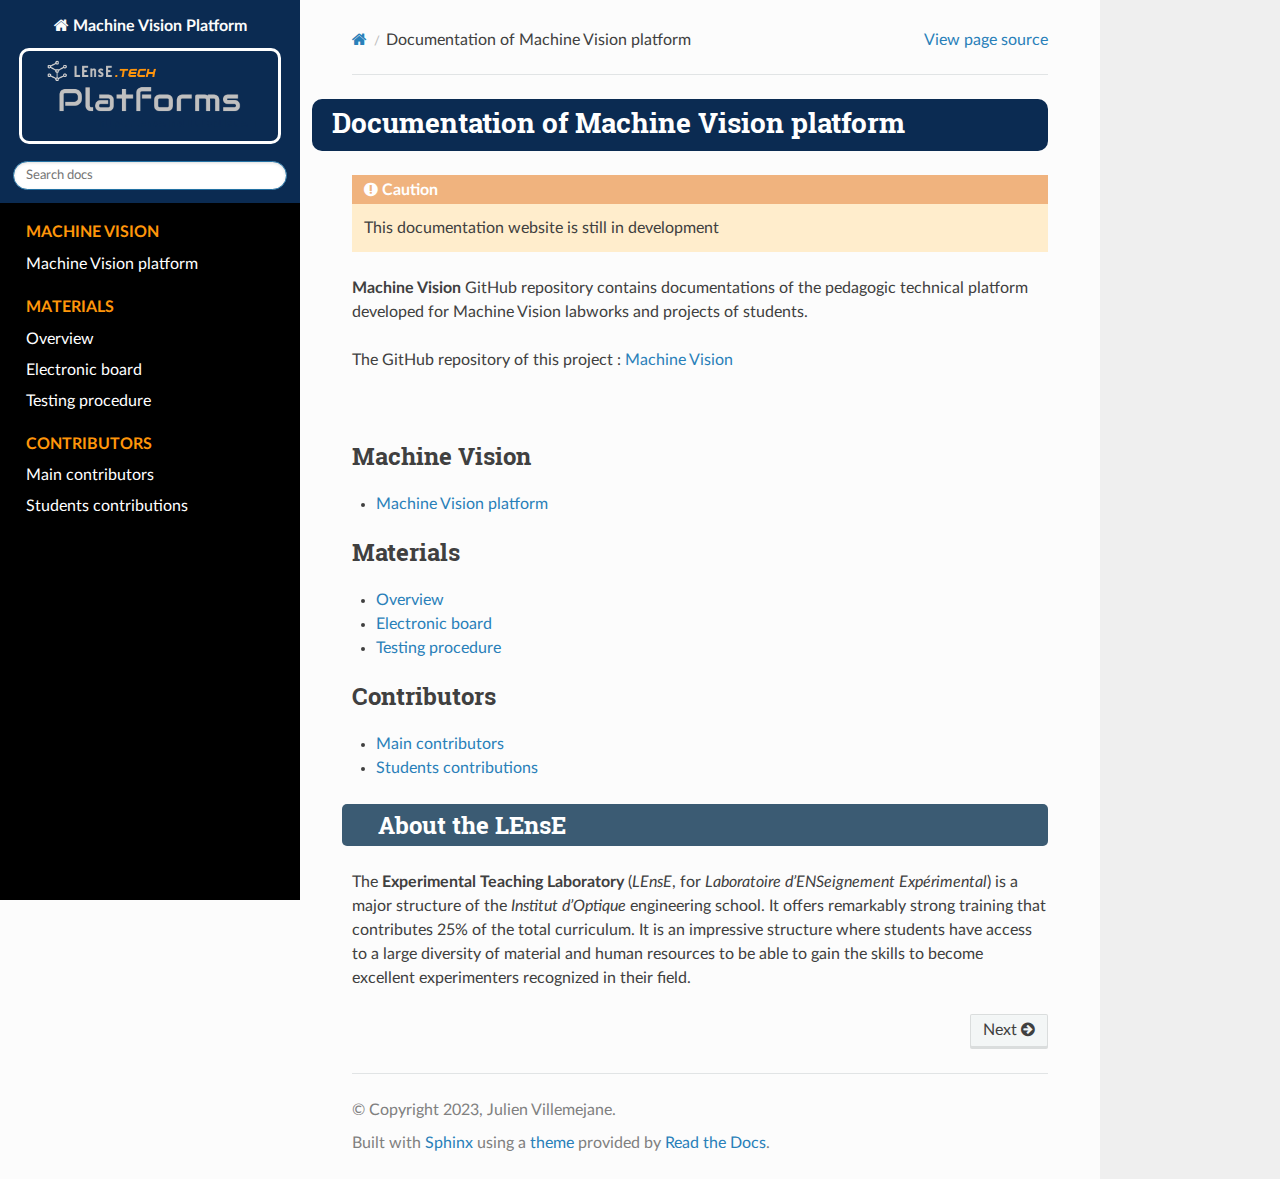
<file: index.html>
<!DOCTYPE html>
<html class="writer-html5" lang="en" data-content_root="./">
<head>
  <meta charset="utf-8" /><meta name="viewport" content="width=device-width, initial-scale=1" />

  <meta name="viewport" content="width=device-width, initial-scale=1.0" />
  <title>Documentation of Machine Vision platform &mdash; Machine Vision Platform 0.2 documentation</title>
      <link rel="stylesheet" type="text/css" href="_static/pygments.css?v=80d5e7a1" />
      <link rel="stylesheet" type="text/css" href="_static/css/theme.css?v=19f00094" />
      <link rel="stylesheet" type="text/css" href="_static/css/lense-platforms.css?v=bcf694b5" />

  
  <!--[if lt IE 9]>
    <script src="_static/js/html5shiv.min.js"></script>
  <![endif]-->
  
        <script src="_static/jquery.js?v=5d32c60e"></script>
        <script src="_static/_sphinx_javascript_frameworks_compat.js?v=2cd50e6c"></script>
        <script src="_static/documentation_options.js?v=10f1778b"></script>
        <script src="_static/doctools.js?v=888ff710"></script>
        <script src="_static/sphinx_highlight.js?v=dc90522c"></script>
    <script src="_static/js/theme.js"></script>
    <link rel="index" title="Index" href="genindex.html" />
    <link rel="search" title="Search" href="search.html" />
    <link rel="next" title="Machine Vision Platform" href="contents/machine_vision.html" /> 
</head>

<body class="wy-body-for-nav"> 
  <div class="wy-grid-for-nav">
    <nav data-toggle="wy-nav-shift" class="wy-nav-side">
      <div class="wy-side-scroll">
        <div class="wy-side-nav-search" >

          
          
          <a href="#" class="icon icon-home">
            Machine Vision Platform
              <img src="_static/logo-platforms_git.png" class="logo" alt="Logo"/>
          </a>
<div role="search">
  <form id="rtd-search-form" class="wy-form" action="search.html" method="get">
    <input type="text" name="q" placeholder="Search docs" aria-label="Search docs" />
    <input type="hidden" name="check_keywords" value="yes" />
    <input type="hidden" name="area" value="default" />
  </form>
</div>
        </div><div class="wy-menu wy-menu-vertical" data-spy="affix" role="navigation" aria-label="Navigation menu">
              <p class="caption" role="heading"><span class="caption-text">Machine Vision</span></p>
<ul>
<li class="toctree-l1"><a class="reference internal" href="contents/machine_vision.html">     Machine Vision platform</a></li>
</ul>
<p class="caption" role="heading"><span class="caption-text">Materials</span></p>
<ul>
<li class="toctree-l1"><a class="reference internal" href="contents/material_overview.html">     Overview</a></li>
<li class="toctree-l1"><a class="reference internal" href="contents/material_board.html">     Electronic board</a></li>
<li class="toctree-l1"><a class="reference internal" href="contents/material_testing.html">     Testing procedure</a></li>
</ul>
<p class="caption" role="heading"><span class="caption-text">Contributors</span></p>
<ul>
<li class="toctree-l1"><a class="reference internal" href="contents/main_contributors.html">     Main contributors</a></li>
<li class="toctree-l1"><a class="reference internal" href="contents/other_contributors.html">     Students contributions</a></li>
</ul>

        </div>
      </div>
    </nav>

    <section data-toggle="wy-nav-shift" class="wy-nav-content-wrap"><nav class="wy-nav-top" aria-label="Mobile navigation menu" >
          <i data-toggle="wy-nav-top" class="fa fa-bars"></i>
          <a href="#">Machine Vision Platform</a>
      </nav>

      <div class="wy-nav-content">
        <div class="rst-content">
          <div role="navigation" aria-label="Page navigation">
  <ul class="wy-breadcrumbs">
      <li><a href="#" class="icon icon-home" aria-label="Home"></a></li>
      <li class="breadcrumb-item active">Documentation of Machine Vision platform</li>
      <li class="wy-breadcrumbs-aside">
            <a href="_sources/index.rst.txt" rel="nofollow"> View page source</a>
      </li>
  </ul>
  <hr/>
</div>
          <div role="main" class="document" itemscope="itemscope" itemtype="http://schema.org/Article">
           <div itemprop="articleBody">
             
  <section id="documentation-of-machine-vision-platform">
<h1>Documentation of Machine Vision platform<a class="headerlink" href="#documentation-of-machine-vision-platform" title="Link to this heading"></a></h1>
<div class="admonition caution">
<p class="admonition-title">Caution</p>
<p>This documentation website is still in development</p>
</div>
<p><strong>Machine Vision</strong> GitHub repository contains documentations of the pedagogic technical platform developed for Machine Vision labworks and projects of students.</p>
<p>The GitHub repository of this project : <a class="reference external" href="https://github.com/IOGS-LEnsE/machine-vision">Machine Vision</a></p>
<div class="line-block">
<div class="line"><br /></div>
</div>
<div class="toctree-wrapper compound">
<p class="caption" role="heading"><span class="caption-text">Machine Vision</span></p>
<ul>
<li class="toctree-l1"><a class="reference internal" href="contents/machine_vision.html">     Machine Vision platform</a></li>
</ul>
</div>
<div class="toctree-wrapper compound">
<p class="caption" role="heading"><span class="caption-text">Materials</span></p>
<ul>
<li class="toctree-l1"><a class="reference internal" href="contents/material_overview.html">     Overview</a></li>
<li class="toctree-l1"><a class="reference internal" href="contents/material_board.html">     Electronic board</a></li>
<li class="toctree-l1"><a class="reference internal" href="contents/material_testing.html">     Testing procedure</a></li>
</ul>
</div>
<div class="toctree-wrapper compound">
</div>
<div class="toctree-wrapper compound">
<p class="caption" role="heading"><span class="caption-text">Contributors</span></p>
<ul>
<li class="toctree-l1"><a class="reference internal" href="contents/main_contributors.html">     Main contributors</a></li>
<li class="toctree-l1"><a class="reference internal" href="contents/other_contributors.html">     Students contributions</a></li>
</ul>
</div>
<section id="about-the-lense">
<h2>About the LEnsE<a class="headerlink" href="#about-the-lense" title="Link to this heading"></a></h2>
<p>The <strong>Experimental Teaching Laboratory</strong> (<em>LEnsE</em>, for <em>Laboratoire d’ENSeignement Expérimental</em>) is a major structure of the <em>Institut d’Optique</em> engineering school. It offers remarkably strong training that contributes 25% of the total curriculum. It is an impressive structure where students have access to a large diversity of material and human resources to be able to gain the skills to become excellent experimenters recognized in their field.</p>
</section>
</section>


           </div>
          </div>
          <footer><div class="rst-footer-buttons" role="navigation" aria-label="Footer">
        <a href="contents/machine_vision.html" class="btn btn-neutral float-right" title="Machine Vision Platform" accesskey="n" rel="next">Next <span class="fa fa-arrow-circle-right" aria-hidden="true"></span></a>
    </div>

  <hr/>

  <div role="contentinfo">
    <p>&#169; Copyright 2023, Julien Villemejane.</p>
  </div>

  Built with <a href="https://www.sphinx-doc.org/">Sphinx</a> using a
    <a href="https://github.com/readthedocs/sphinx_rtd_theme">theme</a>
    provided by <a href="https://readthedocs.org">Read the Docs</a>.
   

</footer>
        </div>
      </div>
    </section>
  </div>
  <script>
      jQuery(function () {
          SphinxRtdTheme.Navigation.enable(true);
      });
  </script> 

</body>
</html>
</file>
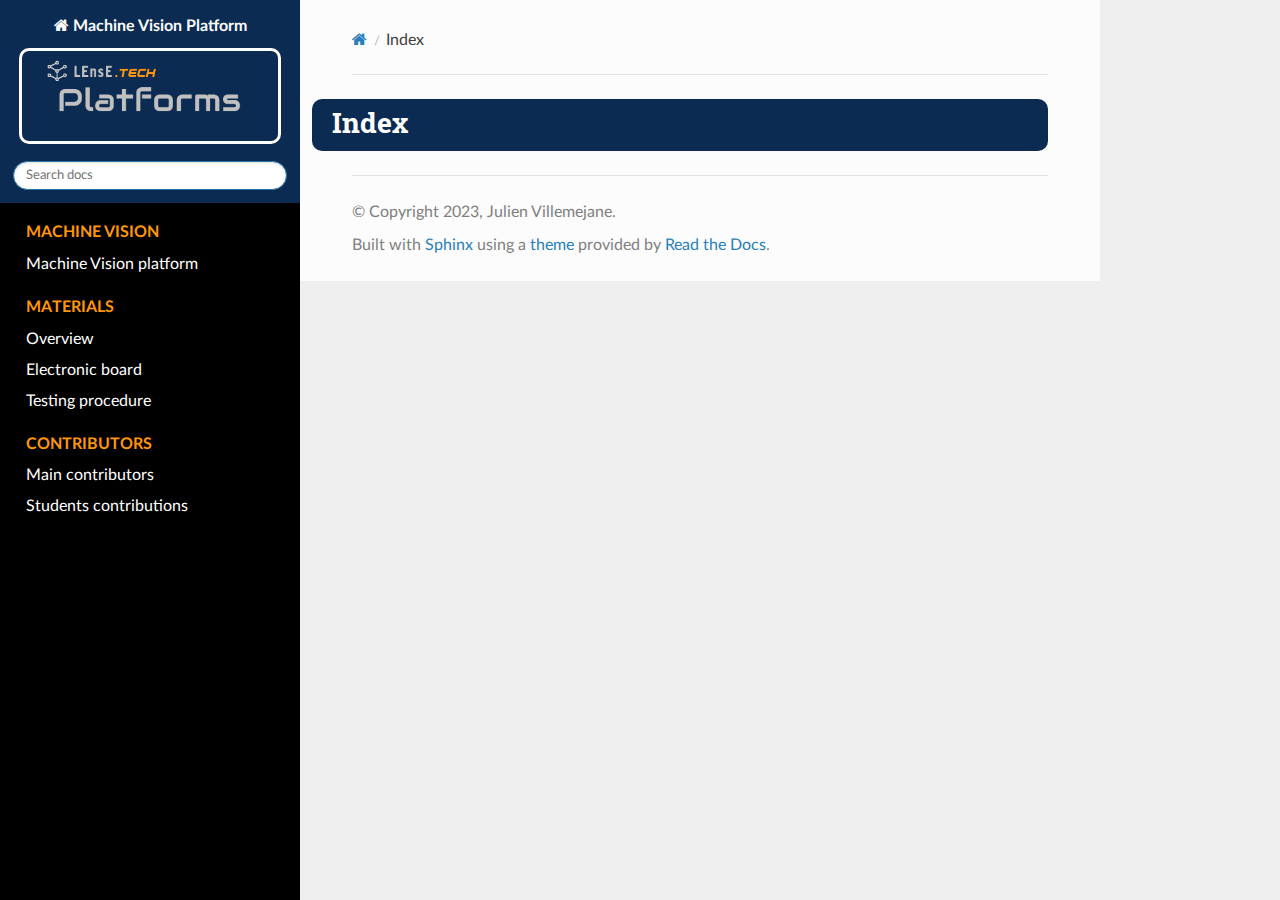
<file: genindex.html>
<!DOCTYPE html>
<html class="writer-html5" lang="en" data-content_root="./">
<head>
  <meta charset="utf-8" />
  <meta name="viewport" content="width=device-width, initial-scale=1.0" />
  <title>Index &mdash; Machine Vision Platform 0.2 documentation</title>
      <link rel="stylesheet" type="text/css" href="_static/pygments.css?v=80d5e7a1" />
      <link rel="stylesheet" type="text/css" href="_static/css/theme.css?v=19f00094" />
      <link rel="stylesheet" type="text/css" href="_static/css/lense-platforms.css?v=bcf694b5" />

  
  <!--[if lt IE 9]>
    <script src="_static/js/html5shiv.min.js"></script>
  <![endif]-->
  
        <script src="_static/jquery.js?v=5d32c60e"></script>
        <script src="_static/_sphinx_javascript_frameworks_compat.js?v=2cd50e6c"></script>
        <script src="_static/documentation_options.js?v=10f1778b"></script>
        <script src="_static/doctools.js?v=888ff710"></script>
        <script src="_static/sphinx_highlight.js?v=dc90522c"></script>
    <script src="_static/js/theme.js"></script>
    <link rel="index" title="Index" href="#" />
    <link rel="search" title="Search" href="search.html" /> 
</head>

<body class="wy-body-for-nav"> 
  <div class="wy-grid-for-nav">
    <nav data-toggle="wy-nav-shift" class="wy-nav-side">
      <div class="wy-side-scroll">
        <div class="wy-side-nav-search" >

          
          
          <a href="index.html" class="icon icon-home">
            Machine Vision Platform
              <img src="_static/logo-platforms_git.png" class="logo" alt="Logo"/>
          </a>
<div role="search">
  <form id="rtd-search-form" class="wy-form" action="search.html" method="get">
    <input type="text" name="q" placeholder="Search docs" aria-label="Search docs" />
    <input type="hidden" name="check_keywords" value="yes" />
    <input type="hidden" name="area" value="default" />
  </form>
</div>
        </div><div class="wy-menu wy-menu-vertical" data-spy="affix" role="navigation" aria-label="Navigation menu">
              <p class="caption" role="heading"><span class="caption-text">Machine Vision</span></p>
<ul>
<li class="toctree-l1"><a class="reference internal" href="contents/machine_vision.html">     Machine Vision platform</a></li>
</ul>
<p class="caption" role="heading"><span class="caption-text">Materials</span></p>
<ul>
<li class="toctree-l1"><a class="reference internal" href="contents/material_overview.html">     Overview</a></li>
<li class="toctree-l1"><a class="reference internal" href="contents/material_board.html">     Electronic board</a></li>
<li class="toctree-l1"><a class="reference internal" href="contents/material_testing.html">     Testing procedure</a></li>
</ul>
<p class="caption" role="heading"><span class="caption-text">Contributors</span></p>
<ul>
<li class="toctree-l1"><a class="reference internal" href="contents/main_contributors.html">     Main contributors</a></li>
<li class="toctree-l1"><a class="reference internal" href="contents/other_contributors.html">     Students contributions</a></li>
</ul>

        </div>
      </div>
    </nav>

    <section data-toggle="wy-nav-shift" class="wy-nav-content-wrap"><nav class="wy-nav-top" aria-label="Mobile navigation menu" >
          <i data-toggle="wy-nav-top" class="fa fa-bars"></i>
          <a href="index.html">Machine Vision Platform</a>
      </nav>

      <div class="wy-nav-content">
        <div class="rst-content">
          <div role="navigation" aria-label="Page navigation">
  <ul class="wy-breadcrumbs">
      <li><a href="index.html" class="icon icon-home" aria-label="Home"></a></li>
      <li class="breadcrumb-item active">Index</li>
      <li class="wy-breadcrumbs-aside">
      </li>
  </ul>
  <hr/>
</div>
          <div role="main" class="document" itemscope="itemscope" itemtype="http://schema.org/Article">
           <div itemprop="articleBody">
             

<h1 id="index">Index</h1>

<div class="genindex-jumpbox">
 
</div>


           </div>
          </div>
          <footer>

  <hr/>

  <div role="contentinfo">
    <p>&#169; Copyright 2023, Julien Villemejane.</p>
  </div>

  Built with <a href="https://www.sphinx-doc.org/">Sphinx</a> using a
    <a href="https://github.com/readthedocs/sphinx_rtd_theme">theme</a>
    provided by <a href="https://readthedocs.org">Read the Docs</a>.
   

</footer>
        </div>
      </div>
    </section>
  </div>
  <script>
      jQuery(function () {
          SphinxRtdTheme.Navigation.enable(true);
      });
  </script> 

</body>
</html>
</file>
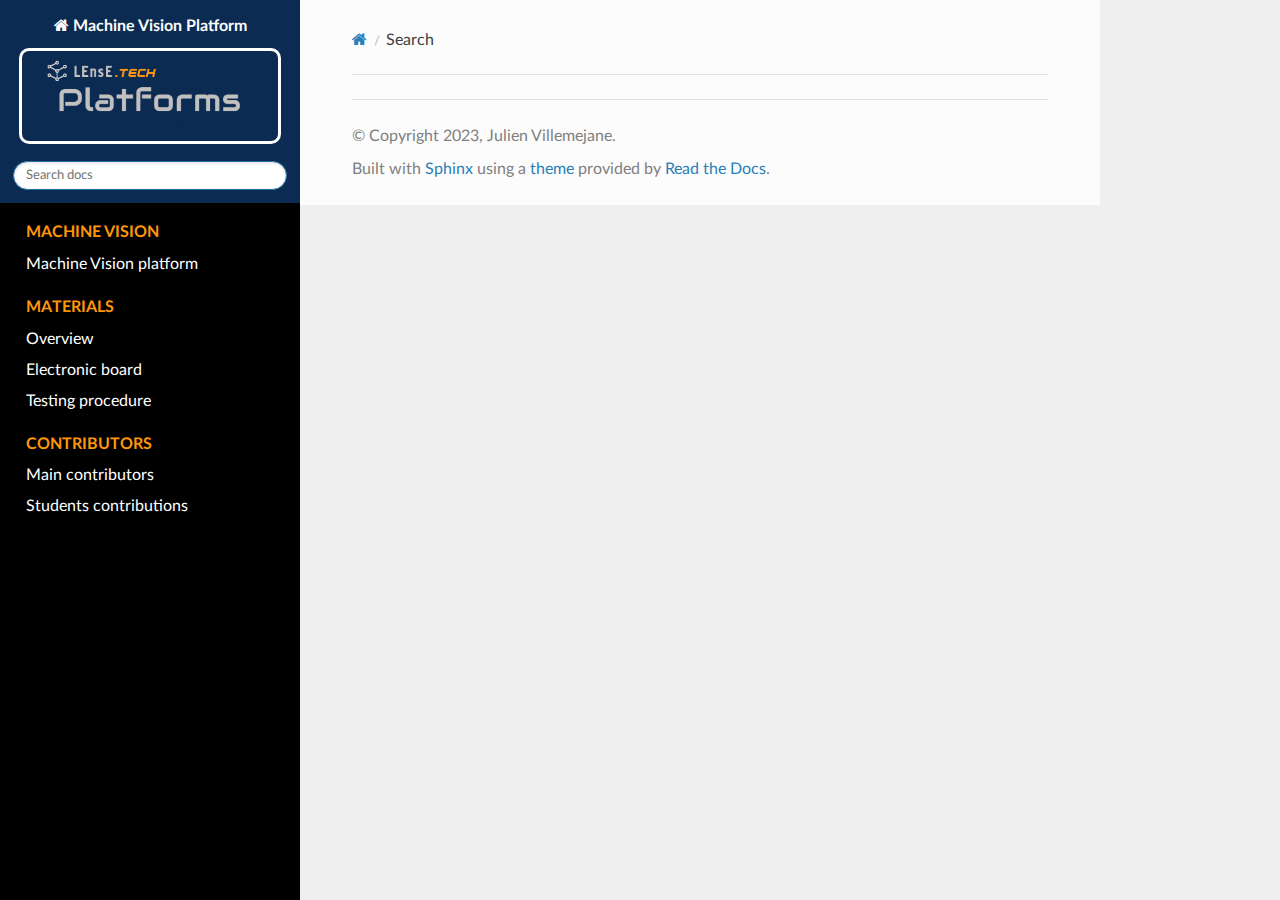
<file: search.html>
<!DOCTYPE html>
<html class="writer-html5" lang="en" data-content_root="./">
<head>
  <meta charset="utf-8" />
  <meta name="viewport" content="width=device-width, initial-scale=1.0" />
  <title>Search &mdash; Machine Vision Platform 0.2 documentation</title>
      <link rel="stylesheet" type="text/css" href="_static/pygments.css?v=80d5e7a1" />
      <link rel="stylesheet" type="text/css" href="_static/css/theme.css?v=19f00094" />
      <link rel="stylesheet" type="text/css" href="_static/css/lense-platforms.css?v=bcf694b5" />

  
    
  <!--[if lt IE 9]>
    <script src="_static/js/html5shiv.min.js"></script>
  <![endif]-->
  
        <script src="_static/jquery.js?v=5d32c60e"></script>
        <script src="_static/_sphinx_javascript_frameworks_compat.js?v=2cd50e6c"></script>
        <script src="_static/documentation_options.js?v=10f1778b"></script>
        <script src="_static/doctools.js?v=888ff710"></script>
        <script src="_static/sphinx_highlight.js?v=dc90522c"></script>
    <script src="_static/js/theme.js"></script>
    <script src="_static/searchtools.js"></script>
    <script src="_static/language_data.js"></script>
    <link rel="index" title="Index" href="genindex.html" />
    <link rel="search" title="Search" href="#" /> 
</head>

<body class="wy-body-for-nav"> 
  <div class="wy-grid-for-nav">
    <nav data-toggle="wy-nav-shift" class="wy-nav-side">
      <div class="wy-side-scroll">
        <div class="wy-side-nav-search" >

          
          
          <a href="index.html" class="icon icon-home">
            Machine Vision Platform
              <img src="_static/logo-platforms_git.png" class="logo" alt="Logo"/>
          </a>
<div role="search">
  <form id="rtd-search-form" class="wy-form" action="#" method="get">
    <input type="text" name="q" placeholder="Search docs" aria-label="Search docs" />
    <input type="hidden" name="check_keywords" value="yes" />
    <input type="hidden" name="area" value="default" />
  </form>
</div>
        </div><div class="wy-menu wy-menu-vertical" data-spy="affix" role="navigation" aria-label="Navigation menu">
              <p class="caption" role="heading"><span class="caption-text">Machine Vision</span></p>
<ul>
<li class="toctree-l1"><a class="reference internal" href="contents/machine_vision.html">     Machine Vision platform</a></li>
</ul>
<p class="caption" role="heading"><span class="caption-text">Materials</span></p>
<ul>
<li class="toctree-l1"><a class="reference internal" href="contents/material_overview.html">     Overview</a></li>
<li class="toctree-l1"><a class="reference internal" href="contents/material_board.html">     Electronic board</a></li>
<li class="toctree-l1"><a class="reference internal" href="contents/material_testing.html">     Testing procedure</a></li>
</ul>
<p class="caption" role="heading"><span class="caption-text">Contributors</span></p>
<ul>
<li class="toctree-l1"><a class="reference internal" href="contents/main_contributors.html">     Main contributors</a></li>
<li class="toctree-l1"><a class="reference internal" href="contents/other_contributors.html">     Students contributions</a></li>
</ul>

        </div>
      </div>
    </nav>

    <section data-toggle="wy-nav-shift" class="wy-nav-content-wrap"><nav class="wy-nav-top" aria-label="Mobile navigation menu" >
          <i data-toggle="wy-nav-top" class="fa fa-bars"></i>
          <a href="index.html">Machine Vision Platform</a>
      </nav>

      <div class="wy-nav-content">
        <div class="rst-content">
          <div role="navigation" aria-label="Page navigation">
  <ul class="wy-breadcrumbs">
      <li><a href="index.html" class="icon icon-home" aria-label="Home"></a></li>
      <li class="breadcrumb-item active">Search</li>
      <li class="wy-breadcrumbs-aside">
      </li>
  </ul>
  <hr/>
</div>
          <div role="main" class="document" itemscope="itemscope" itemtype="http://schema.org/Article">
           <div itemprop="articleBody">
             
  <noscript>
  <div id="fallback" class="admonition warning">
    <p class="last">
      Please activate JavaScript to enable the search functionality.
    </p>
  </div>
  </noscript>

  
  <div id="search-results">
  
  </div>

           </div>
          </div>
          <footer>

  <hr/>

  <div role="contentinfo">
    <p>&#169; Copyright 2023, Julien Villemejane.</p>
  </div>

  Built with <a href="https://www.sphinx-doc.org/">Sphinx</a> using a
    <a href="https://github.com/readthedocs/sphinx_rtd_theme">theme</a>
    provided by <a href="https://readthedocs.org">Read the Docs</a>.
   

</footer>
        </div>
      </div>
    </section>
  </div>
  <script>
      jQuery(function () {
          SphinxRtdTheme.Navigation.enable(true);
      });
  </script>
  <script>
    jQuery(function() { Search.loadIndex("searchindex.js"); });
  </script>
  
  <script id="searchindexloader"></script>
   


</body>
</html>
</file>
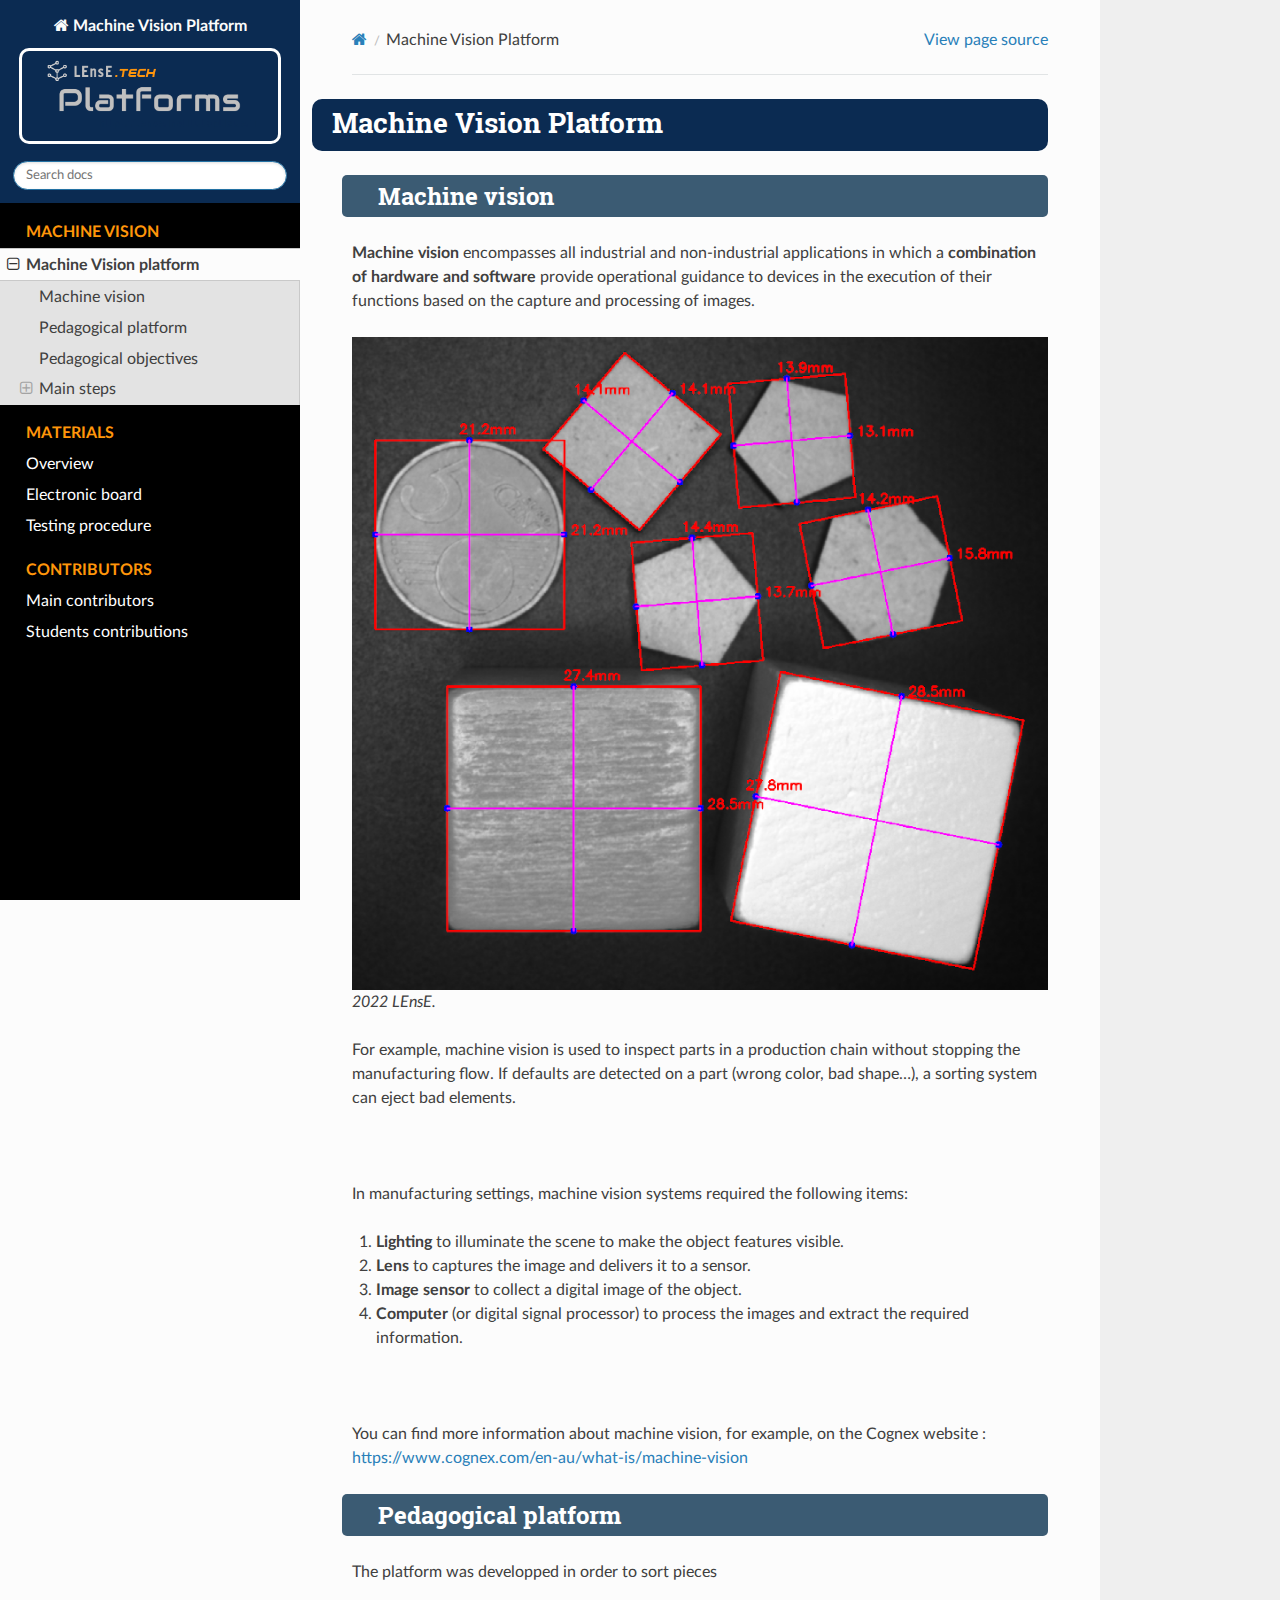
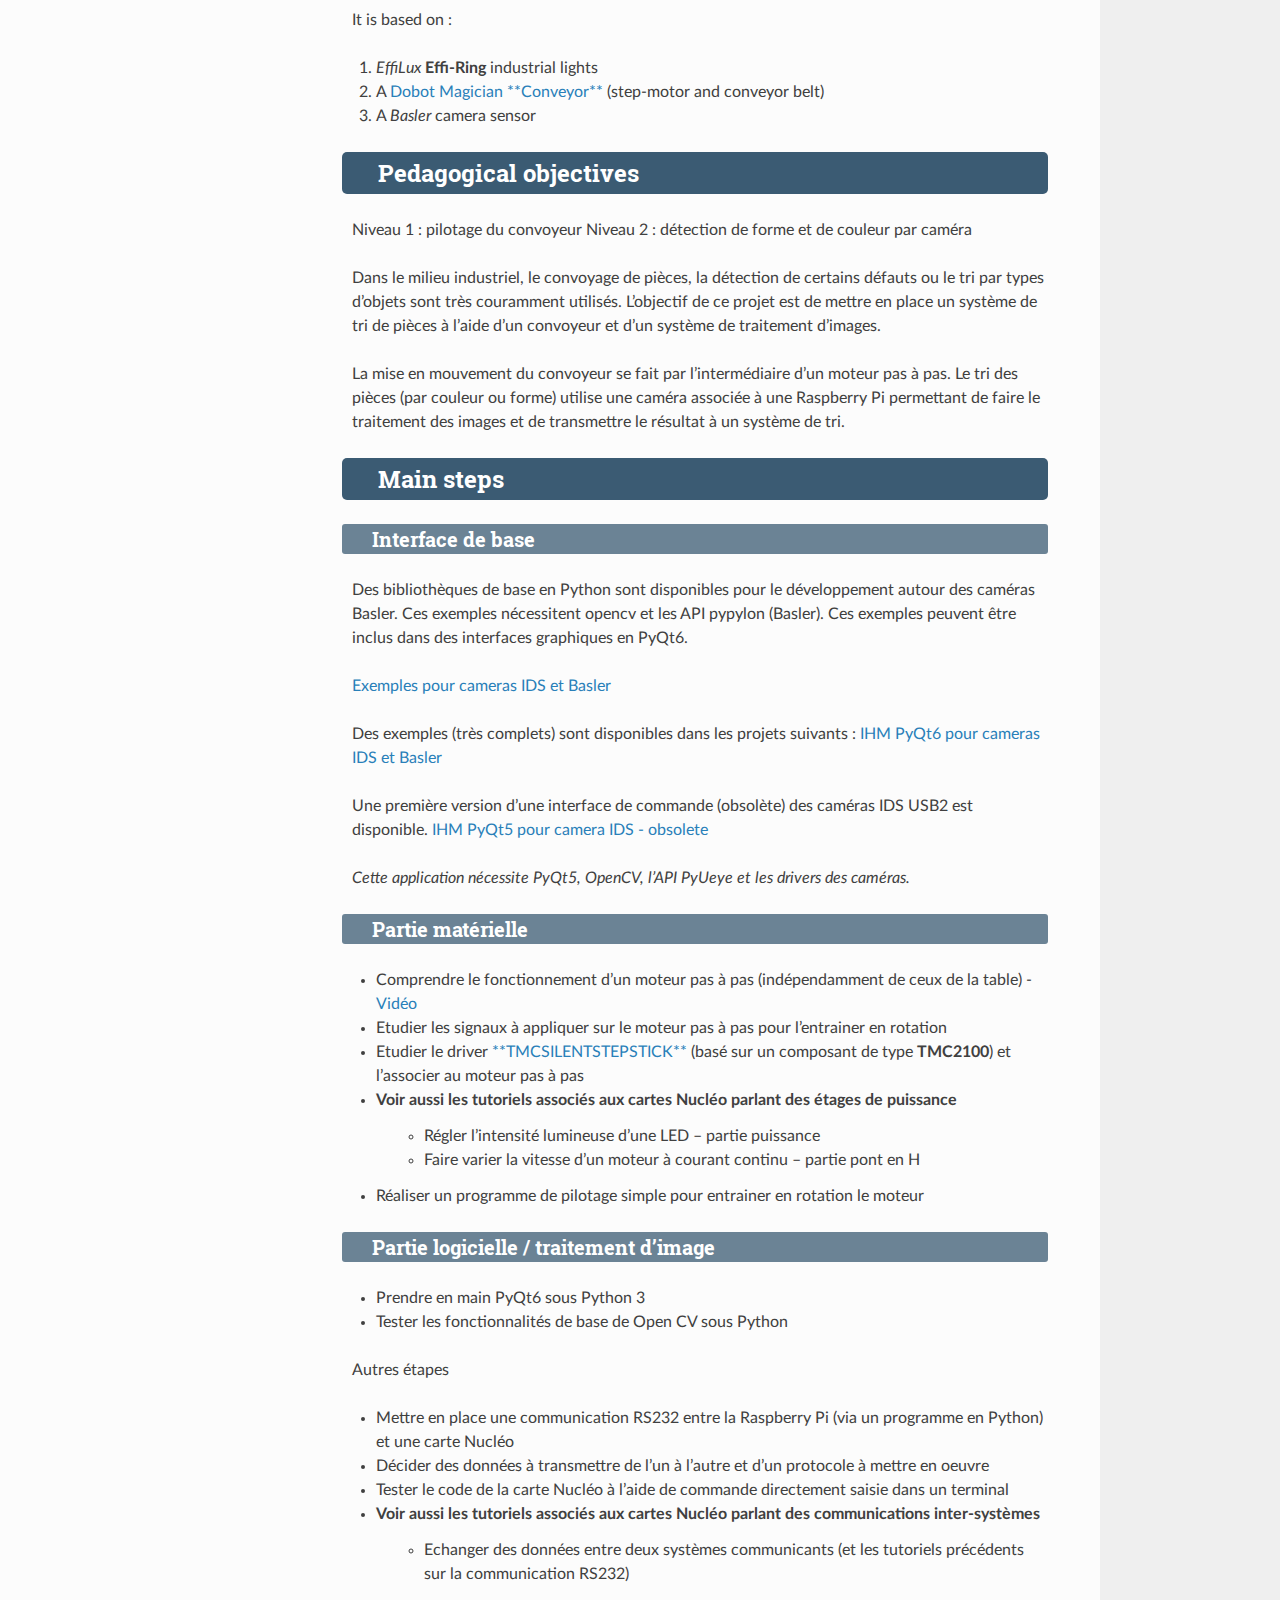
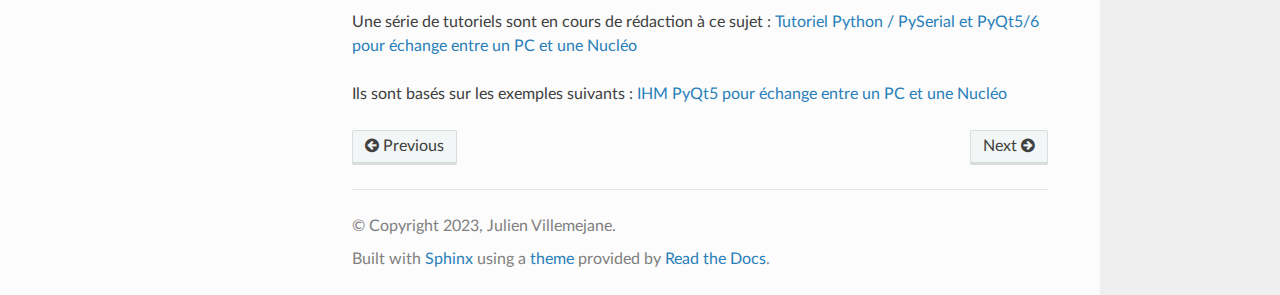
<file: contents/machine_vision.html>
<!DOCTYPE html>
<html class="writer-html5" lang="en" data-content_root="../">
<head>
  <meta charset="utf-8" /><meta name="viewport" content="width=device-width, initial-scale=1" />

  <meta name="viewport" content="width=device-width, initial-scale=1.0" />
  <title>Machine Vision Platform &mdash; Machine Vision Platform 0.2 documentation</title>
      <link rel="stylesheet" type="text/css" href="../_static/pygments.css?v=80d5e7a1" />
      <link rel="stylesheet" type="text/css" href="../_static/css/theme.css?v=19f00094" />
      <link rel="stylesheet" type="text/css" href="../_static/css/lense-platforms.css?v=bcf694b5" />

  
  <!--[if lt IE 9]>
    <script src="../_static/js/html5shiv.min.js"></script>
  <![endif]-->
  
        <script src="../_static/jquery.js?v=5d32c60e"></script>
        <script src="../_static/_sphinx_javascript_frameworks_compat.js?v=2cd50e6c"></script>
        <script src="../_static/documentation_options.js?v=10f1778b"></script>
        <script src="../_static/doctools.js?v=888ff710"></script>
        <script src="../_static/sphinx_highlight.js?v=dc90522c"></script>
    <script src="../_static/js/theme.js"></script>
    <link rel="index" title="Index" href="../genindex.html" />
    <link rel="search" title="Search" href="../search.html" />
    <link rel="next" title="Overview of the platform" href="material_overview.html" />
    <link rel="prev" title="Documentation of Machine Vision platform" href="../index.html" /> 
</head>

<body class="wy-body-for-nav"> 
  <div class="wy-grid-for-nav">
    <nav data-toggle="wy-nav-shift" class="wy-nav-side">
      <div class="wy-side-scroll">
        <div class="wy-side-nav-search" >

          
          
          <a href="../index.html" class="icon icon-home">
            Machine Vision Platform
              <img src="../_static/logo-platforms_git.png" class="logo" alt="Logo"/>
          </a>
<div role="search">
  <form id="rtd-search-form" class="wy-form" action="../search.html" method="get">
    <input type="text" name="q" placeholder="Search docs" aria-label="Search docs" />
    <input type="hidden" name="check_keywords" value="yes" />
    <input type="hidden" name="area" value="default" />
  </form>
</div>
        </div><div class="wy-menu wy-menu-vertical" data-spy="affix" role="navigation" aria-label="Navigation menu">
              <p class="caption" role="heading"><span class="caption-text">Machine Vision</span></p>
<ul class="current">
<li class="toctree-l1 current"><a class="current reference internal" href="#">     Machine Vision platform</a><ul>
<li class="toctree-l2"><a class="reference internal" href="#machine-vision">Machine vision</a></li>
<li class="toctree-l2"><a class="reference internal" href="#pedagogical-platform">Pedagogical platform</a></li>
<li class="toctree-l2"><a class="reference internal" href="#pedagogical-objectives">Pedagogical objectives</a></li>
<li class="toctree-l2"><a class="reference internal" href="#main-steps">Main steps</a><ul>
<li class="toctree-l3"><a class="reference internal" href="#interface-de-base">Interface de base</a></li>
<li class="toctree-l3"><a class="reference internal" href="#partie-materielle">Partie matérielle</a></li>
<li class="toctree-l3"><a class="reference internal" href="#partie-logicielle-traitement-dimage">Partie logicielle / traitement d’image</a></li>
</ul>
</li>
</ul>
</li>
</ul>
<p class="caption" role="heading"><span class="caption-text">Materials</span></p>
<ul>
<li class="toctree-l1"><a class="reference internal" href="material_overview.html">     Overview</a></li>
<li class="toctree-l1"><a class="reference internal" href="material_board.html">     Electronic board</a></li>
<li class="toctree-l1"><a class="reference internal" href="material_testing.html">     Testing procedure</a></li>
</ul>
<p class="caption" role="heading"><span class="caption-text">Contributors</span></p>
<ul>
<li class="toctree-l1"><a class="reference internal" href="main_contributors.html">     Main contributors</a></li>
<li class="toctree-l1"><a class="reference internal" href="other_contributors.html">     Students contributions</a></li>
</ul>

        </div>
      </div>
    </nav>

    <section data-toggle="wy-nav-shift" class="wy-nav-content-wrap"><nav class="wy-nav-top" aria-label="Mobile navigation menu" >
          <i data-toggle="wy-nav-top" class="fa fa-bars"></i>
          <a href="../index.html">Machine Vision Platform</a>
      </nav>

      <div class="wy-nav-content">
        <div class="rst-content">
          <div role="navigation" aria-label="Page navigation">
  <ul class="wy-breadcrumbs">
      <li><a href="../index.html" class="icon icon-home" aria-label="Home"></a></li>
      <li class="breadcrumb-item active">Machine Vision Platform</li>
      <li class="wy-breadcrumbs-aside">
            <a href="../_sources/contents/machine_vision.rst.txt" rel="nofollow"> View page source</a>
      </li>
  </ul>
  <hr/>
</div>
          <div role="main" class="document" itemscope="itemscope" itemtype="http://schema.org/Article">
           <div itemprop="articleBody">
             
  <section id="machine-vision-platform">
<h1>Machine Vision Platform<a class="headerlink" href="#machine-vision-platform" title="Link to this heading"></a></h1>
<section id="machine-vision">
<h2>Machine vision<a class="headerlink" href="#machine-vision" title="Link to this heading"></a></h2>
<p><strong>Machine vision</strong> encompasses all industrial and non-industrial applications in which a <strong>combination of hardware and software</strong> provide operational guidance to devices in the execution of their functions based on the capture and processing of images.</p>
<figure class="align-default" id="id1">
<img alt="../_images/pieces_machine_vision.png" src="../_images/pieces_machine_vision.png" />
<figcaption>
<p><span class="caption-text">2022 LEnsE.</span><a class="headerlink" href="#id1" title="Link to this image"></a></p>
</figcaption>
</figure>
<p>For example, machine vision is used to inspect parts in a production chain without stopping the manufacturing flow. If defaults are detected on a part (wrong color, bad shape…), a sorting system can eject bad elements.</p>
<div class="line-block">
<div class="line"><br /></div>
</div>
<p>In manufacturing settings, machine vision systems required the following items:</p>
<ol class="arabic simple">
<li><p><strong>Lighting</strong> to illuminate the scene to make the object features visible.</p></li>
<li><p><strong>Lens</strong> to captures the image and delivers it to a sensor.</p></li>
<li><p><strong>Image sensor</strong> to collect a digital image of the object.</p></li>
<li><p><strong>Computer</strong> (or digital signal processor) to process the images and extract the required information.</p></li>
</ol>
<div class="line-block">
<div class="line"><br /></div>
</div>
<p>You can find more information about machine vision, for example, on the Cognex website : <a class="reference external" href="https://www.cognex.com/en-au/what-is/machine-vision">https://www.cognex.com/en-au/what-is/machine-vision</a></p>
</section>
<section id="pedagogical-platform">
<h2>Pedagogical platform<a class="headerlink" href="#pedagogical-platform" title="Link to this heading"></a></h2>
<p>The platform was developped in order to sort pieces</p>
<p>It is based on :</p>
<ol class="arabic simple">
<li><p><em>EffiLux</em> <strong>Effi-Ring</strong> industrial lights</p></li>
<li><p>A <a class="reference external" href="https://www.dobot.nu/en/product/dobot-conveyor-belt-kit/">Dobot Magician **Conveyor**</a> (step-motor and conveyor belt)</p></li>
<li><p>A <em>Basler</em> camera sensor</p></li>
</ol>
</section>
<section id="pedagogical-objectives">
<h2>Pedagogical objectives<a class="headerlink" href="#pedagogical-objectives" title="Link to this heading"></a></h2>
<p>Niveau 1 : pilotage du convoyeur
Niveau 2 : détection de forme et de couleur par caméra</p>
<p>Dans le milieu industriel, le convoyage de pièces, la détection de certains défauts ou le tri par types d’objets sont très couramment utilisés. L’objectif de ce projet est de mettre en place un système de tri de pièces à l’aide d’un convoyeur et d’un système de traitement d’images.</p>
<p>La mise en mouvement du convoyeur se fait par l’intermédiaire d’un moteur pas à pas. Le tri des pièces (par couleur ou forme) utilise une caméra associée à une Raspberry Pi permettant de faire le traitement des images et de transmettre le résultat à un système de tri.</p>
</section>
<section id="main-steps">
<h2>Main steps<a class="headerlink" href="#main-steps" title="Link to this heading"></a></h2>
<section id="interface-de-base">
<h3>Interface de base<a class="headerlink" href="#interface-de-base" title="Link to this heading"></a></h3>
<p>Des bibliothèques de base en Python sont disponibles pour le développement autour des caméras Basler. Ces exemples nécessitent opencv et les API pypylon (Basler). Ces exemples peuvent être inclus dans des interfaces graphiques en PyQt6.</p>
<p><a class="reference external" href="https://github.com/IOGS-Digital-Methods/SupOpNumTools/tree/main/src/SupOpNumTools/camera">Exemples pour cameras IDS et Basler</a></p>
<p>Des exemples (très complets) sont disponibles dans les projets suivants :  <a class="reference external" href="https://github.com/IOGS-LEnsE/labwork-GUI">IHM PyQt6 pour cameras IDS et Basler</a></p>
<p>Une première version d’une interface de commande (obsolète) des caméras IDS USB2 est disponible.  <a class="reference external" href="https://github.com/IOGS-LEnsE-embedded/Python_SupOpLibraries/tree/main/CameraControl/IDS/LEnsE_version1">IHM PyQt5 pour camera IDS - obsolete</a></p>
<p><em>Cette application nécessite PyQt5, OpenCV, l’API PyUeye et les drivers des caméras.</em></p>
</section>
<section id="partie-materielle">
<h3>Partie matérielle<a class="headerlink" href="#partie-materielle" title="Link to this heading"></a></h3>
<ul class="simple">
<li><p>Comprendre le fonctionnement d’un moteur pas à pas (indépendamment de ceux de la table) - <a class="reference external" href="https://www.youtube.com/watch?v=eyqwLiowZiU">Vidéo</a></p></li>
<li><p>Etudier les signaux à appliquer sur le moteur pas à pas pour l’entrainer en rotation</p></li>
<li><p>Etudier le driver <a class="reference external" href="https://fr.farnell.com/trinamic/tmc-silentstepstick/carte-driver-moteur-pas-a-pas/dp/2822153">**TMCSILENTSTEPSTICK**</a> (basé  sur un composant de type <strong>TMC2100</strong>) et l’associer au moteur pas à pas</p></li>
<li><dl class="simple">
<dt>Voir aussi les tutoriels associés aux cartes Nucléo parlant des étages de puissance</dt><dd><ul>
<li><p>Régler l’intensité lumineuse d’une LED – partie puissance</p></li>
<li><p>Faire varier la vitesse d’un moteur à courant continu – partie pont en H</p></li>
</ul>
</dd>
</dl>
</li>
<li><p>Réaliser un programme de pilotage simple pour entrainer en rotation le moteur</p></li>
</ul>
</section>
<section id="partie-logicielle-traitement-dimage">
<h3>Partie logicielle / traitement d’image<a class="headerlink" href="#partie-logicielle-traitement-dimage" title="Link to this heading"></a></h3>
<ul class="simple">
<li><p>Prendre en main PyQt6 sous Python 3</p></li>
<li><p>Tester les fonctionnalités de base de Open CV sous Python</p></li>
</ul>
<p>Autres étapes</p>
<ul class="simple">
<li><p>Mettre en place une communication RS232 entre la Raspberry Pi (via un programme en Python) et une carte Nucléo</p></li>
<li><p>Décider des données à transmettre de l’un à l’autre et d’un protocole à mettre en oeuvre</p></li>
<li><p>Tester le code de la carte Nucléo à l’aide de commande directement saisie dans un terminal</p></li>
<li><dl class="simple">
<dt>Voir aussi les tutoriels associés aux cartes Nucléo parlant des communications inter-systèmes</dt><dd><ul>
<li><p>Echanger des données entre deux systèmes communicants (et les tutoriels précédents sur la communication RS232)</p></li>
</ul>
</dd>
</dl>
</li>
</ul>
<p>Une série de tutoriels sont en cours de rédaction à ce sujet :  <a class="reference external" href="http://lense.institutoptique.fr/mine/python-interfacage-et-affichage/">Tutoriel Python / PySerial et PyQt5/6 pour échange entre un PC et une Nucléo</a></p>
<p>Ils sont basés sur les exemples suivants :  <a class="reference external" href="https://github.com/IOGS-LEnsE-embedded/Python_SupOpLibraries/tree/main/SerialComm">IHM PyQt5 pour échange entre un PC et une Nucléo</a></p>
</section>
</section>
</section>


           </div>
          </div>
          <footer><div class="rst-footer-buttons" role="navigation" aria-label="Footer">
        <a href="../index.html" class="btn btn-neutral float-left" title="Documentation of Machine Vision platform" accesskey="p" rel="prev"><span class="fa fa-arrow-circle-left" aria-hidden="true"></span> Previous</a>
        <a href="material_overview.html" class="btn btn-neutral float-right" title="Overview of the platform" accesskey="n" rel="next">Next <span class="fa fa-arrow-circle-right" aria-hidden="true"></span></a>
    </div>

  <hr/>

  <div role="contentinfo">
    <p>&#169; Copyright 2023, Julien Villemejane.</p>
  </div>

  Built with <a href="https://www.sphinx-doc.org/">Sphinx</a> using a
    <a href="https://github.com/readthedocs/sphinx_rtd_theme">theme</a>
    provided by <a href="https://readthedocs.org">Read the Docs</a>.
   

</footer>
        </div>
      </div>
    </section>
  </div>
  <script>
      jQuery(function () {
          SphinxRtdTheme.Navigation.enable(true);
      });
  </script> 

</body>
</html>
</file>
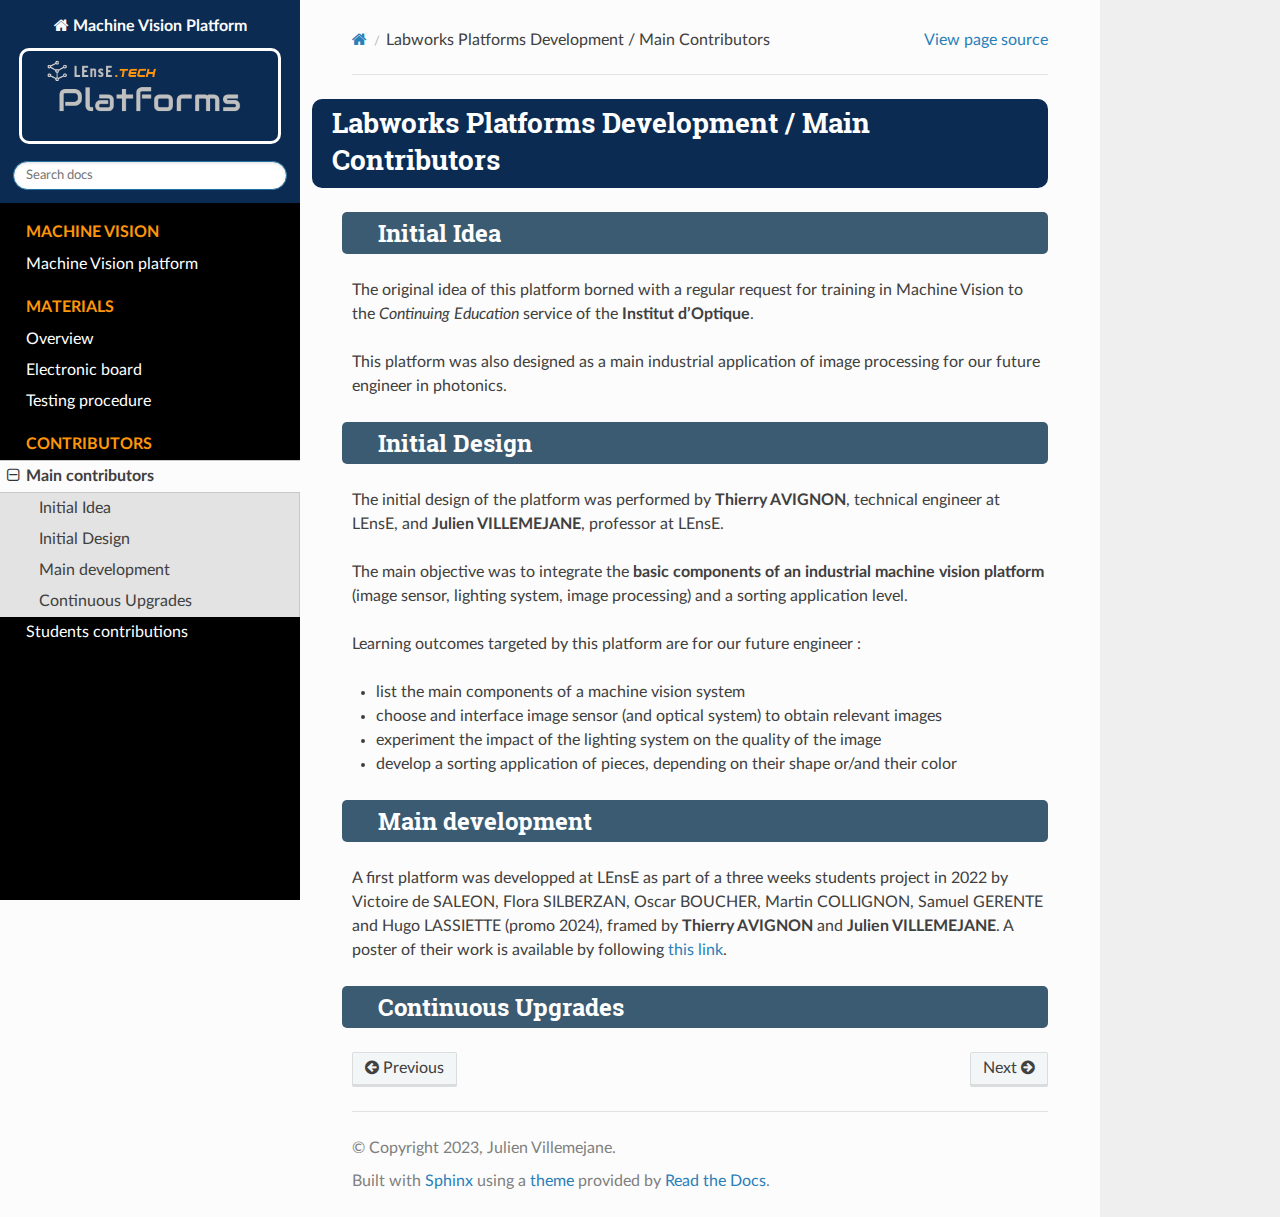
<file: contents/main_contributors.html>
<!DOCTYPE html>
<html class="writer-html5" lang="en" data-content_root="../">
<head>
  <meta charset="utf-8" /><meta name="viewport" content="width=device-width, initial-scale=1" />

  <meta name="viewport" content="width=device-width, initial-scale=1.0" />
  <title>Labworks Platforms Development / Main Contributors &mdash; Machine Vision Platform 0.2 documentation</title>
      <link rel="stylesheet" type="text/css" href="../_static/pygments.css?v=80d5e7a1" />
      <link rel="stylesheet" type="text/css" href="../_static/css/theme.css?v=19f00094" />
      <link rel="stylesheet" type="text/css" href="../_static/css/lense-platforms.css?v=bcf694b5" />

  
  <!--[if lt IE 9]>
    <script src="../_static/js/html5shiv.min.js"></script>
  <![endif]-->
  
        <script src="../_static/jquery.js?v=5d32c60e"></script>
        <script src="../_static/_sphinx_javascript_frameworks_compat.js?v=2cd50e6c"></script>
        <script src="../_static/documentation_options.js?v=10f1778b"></script>
        <script src="../_static/doctools.js?v=888ff710"></script>
        <script src="../_static/sphinx_highlight.js?v=dc90522c"></script>
    <script src="../_static/js/theme.js"></script>
    <link rel="index" title="Index" href="../genindex.html" />
    <link rel="search" title="Search" href="../search.html" />
    <link rel="next" title="Light Source Radiant Intensity Measuring Platform" href="other_contributors.html" />
    <link rel="prev" title="Machine Vision Testing procedures" href="material_testing.html" /> 
</head>

<body class="wy-body-for-nav"> 
  <div class="wy-grid-for-nav">
    <nav data-toggle="wy-nav-shift" class="wy-nav-side">
      <div class="wy-side-scroll">
        <div class="wy-side-nav-search" >

          
          
          <a href="../index.html" class="icon icon-home">
            Machine Vision Platform
              <img src="../_static/logo-platforms_git.png" class="logo" alt="Logo"/>
          </a>
<div role="search">
  <form id="rtd-search-form" class="wy-form" action="../search.html" method="get">
    <input type="text" name="q" placeholder="Search docs" aria-label="Search docs" />
    <input type="hidden" name="check_keywords" value="yes" />
    <input type="hidden" name="area" value="default" />
  </form>
</div>
        </div><div class="wy-menu wy-menu-vertical" data-spy="affix" role="navigation" aria-label="Navigation menu">
              <p class="caption" role="heading"><span class="caption-text">Machine Vision</span></p>
<ul>
<li class="toctree-l1"><a class="reference internal" href="machine_vision.html">     Machine Vision platform</a></li>
</ul>
<p class="caption" role="heading"><span class="caption-text">Materials</span></p>
<ul>
<li class="toctree-l1"><a class="reference internal" href="material_overview.html">     Overview</a></li>
<li class="toctree-l1"><a class="reference internal" href="material_board.html">     Electronic board</a></li>
<li class="toctree-l1"><a class="reference internal" href="material_testing.html">     Testing procedure</a></li>
</ul>
<p class="caption" role="heading"><span class="caption-text">Contributors</span></p>
<ul class="current">
<li class="toctree-l1 current"><a class="current reference internal" href="#">     Main contributors</a><ul>
<li class="toctree-l2"><a class="reference internal" href="#initial-idea">Initial Idea</a></li>
<li class="toctree-l2"><a class="reference internal" href="#initial-design">Initial Design</a></li>
<li class="toctree-l2"><a class="reference internal" href="#main-development">Main development</a></li>
<li class="toctree-l2"><a class="reference internal" href="#continuous-upgrades">Continuous Upgrades</a></li>
</ul>
</li>
<li class="toctree-l1"><a class="reference internal" href="other_contributors.html">     Students contributions</a></li>
</ul>

        </div>
      </div>
    </nav>

    <section data-toggle="wy-nav-shift" class="wy-nav-content-wrap"><nav class="wy-nav-top" aria-label="Mobile navigation menu" >
          <i data-toggle="wy-nav-top" class="fa fa-bars"></i>
          <a href="../index.html">Machine Vision Platform</a>
      </nav>

      <div class="wy-nav-content">
        <div class="rst-content">
          <div role="navigation" aria-label="Page navigation">
  <ul class="wy-breadcrumbs">
      <li><a href="../index.html" class="icon icon-home" aria-label="Home"></a></li>
      <li class="breadcrumb-item active">Labworks Platforms Development / Main Contributors</li>
      <li class="wy-breadcrumbs-aside">
            <a href="../_sources/contents/main_contributors.rst.txt" rel="nofollow"> View page source</a>
      </li>
  </ul>
  <hr/>
</div>
          <div role="main" class="document" itemscope="itemscope" itemtype="http://schema.org/Article">
           <div itemprop="articleBody">
             
  <section id="labworks-platforms-development-main-contributors">
<h1>Labworks Platforms Development / Main Contributors<a class="headerlink" href="#labworks-platforms-development-main-contributors" title="Link to this heading"></a></h1>
<section id="initial-idea">
<h2>Initial Idea<a class="headerlink" href="#initial-idea" title="Link to this heading"></a></h2>
<p>The original idea of this platform borned with a regular request for training in Machine Vision to the <em>Continuing Education</em> service of the <strong>Institut d’Optique</strong>.</p>
<p>This platform was also designed as a main industrial application of image processing for our future engineer in photonics.</p>
</section>
<section id="initial-design">
<h2>Initial Design<a class="headerlink" href="#initial-design" title="Link to this heading"></a></h2>
<p>The initial design of the platform was performed by <strong>Thierry AVIGNON</strong>, technical engineer at LEnsE, and <strong>Julien VILLEMEJANE</strong>, professor at LEnsE.</p>
<p>The main objective was to integrate the <strong>basic components of an industrial machine vision platform</strong> (image sensor, lighting system, image processing) and a sorting application level.</p>
<p>Learning outcomes targeted by this platform are for our future engineer :</p>
<ul class="simple">
<li><p>list the main components of a machine vision system</p></li>
<li><p>choose and interface image sensor (and optical system) to obtain relevant images</p></li>
<li><p>experiment the impact of the lighting system on the quality of the image</p></li>
<li><p>develop a sorting application of pieces, depending on their shape or/and their color</p></li>
</ul>
</section>
<section id="main-development">
<h2>Main development<a class="headerlink" href="#main-development" title="Link to this heading"></a></h2>
<p>A first platform was developped at LEnsE as part of a three weeks students project in 2022 by Victoire de SALEON, Flora SILBERZAN, Oscar BOUCHER, Martin COLLIGNON, Samuel GERENTE and Hugo LASSIETTE (promo 2024), framed by <strong>Thierry AVIGNON</strong> and <strong>Julien VILLEMEJANE</strong>. A poster of their work is available by following <a class="reference external" href="http://lense.institutoptique.fr/ressources/MINE/Realisations/PIMS/2022_VisionIndustrielle/2022_PIMS_VisionIndustrielle_Poster.pdf">this link</a>.</p>
</section>
<section id="continuous-upgrades">
<h2>Continuous Upgrades<a class="headerlink" href="#continuous-upgrades" title="Link to this heading"></a></h2>
</section>
</section>


           </div>
          </div>
          <footer><div class="rst-footer-buttons" role="navigation" aria-label="Footer">
        <a href="material_testing.html" class="btn btn-neutral float-left" title="Machine Vision Testing procedures" accesskey="p" rel="prev"><span class="fa fa-arrow-circle-left" aria-hidden="true"></span> Previous</a>
        <a href="other_contributors.html" class="btn btn-neutral float-right" title="Light Source Radiant Intensity Measuring Platform" accesskey="n" rel="next">Next <span class="fa fa-arrow-circle-right" aria-hidden="true"></span></a>
    </div>

  <hr/>

  <div role="contentinfo">
    <p>&#169; Copyright 2023, Julien Villemejane.</p>
  </div>

  Built with <a href="https://www.sphinx-doc.org/">Sphinx</a> using a
    <a href="https://github.com/readthedocs/sphinx_rtd_theme">theme</a>
    provided by <a href="https://readthedocs.org">Read the Docs</a>.
   

</footer>
        </div>
      </div>
    </section>
  </div>
  <script>
      jQuery(function () {
          SphinxRtdTheme.Navigation.enable(true);
      });
  </script> 

</body>
</html>
</file>
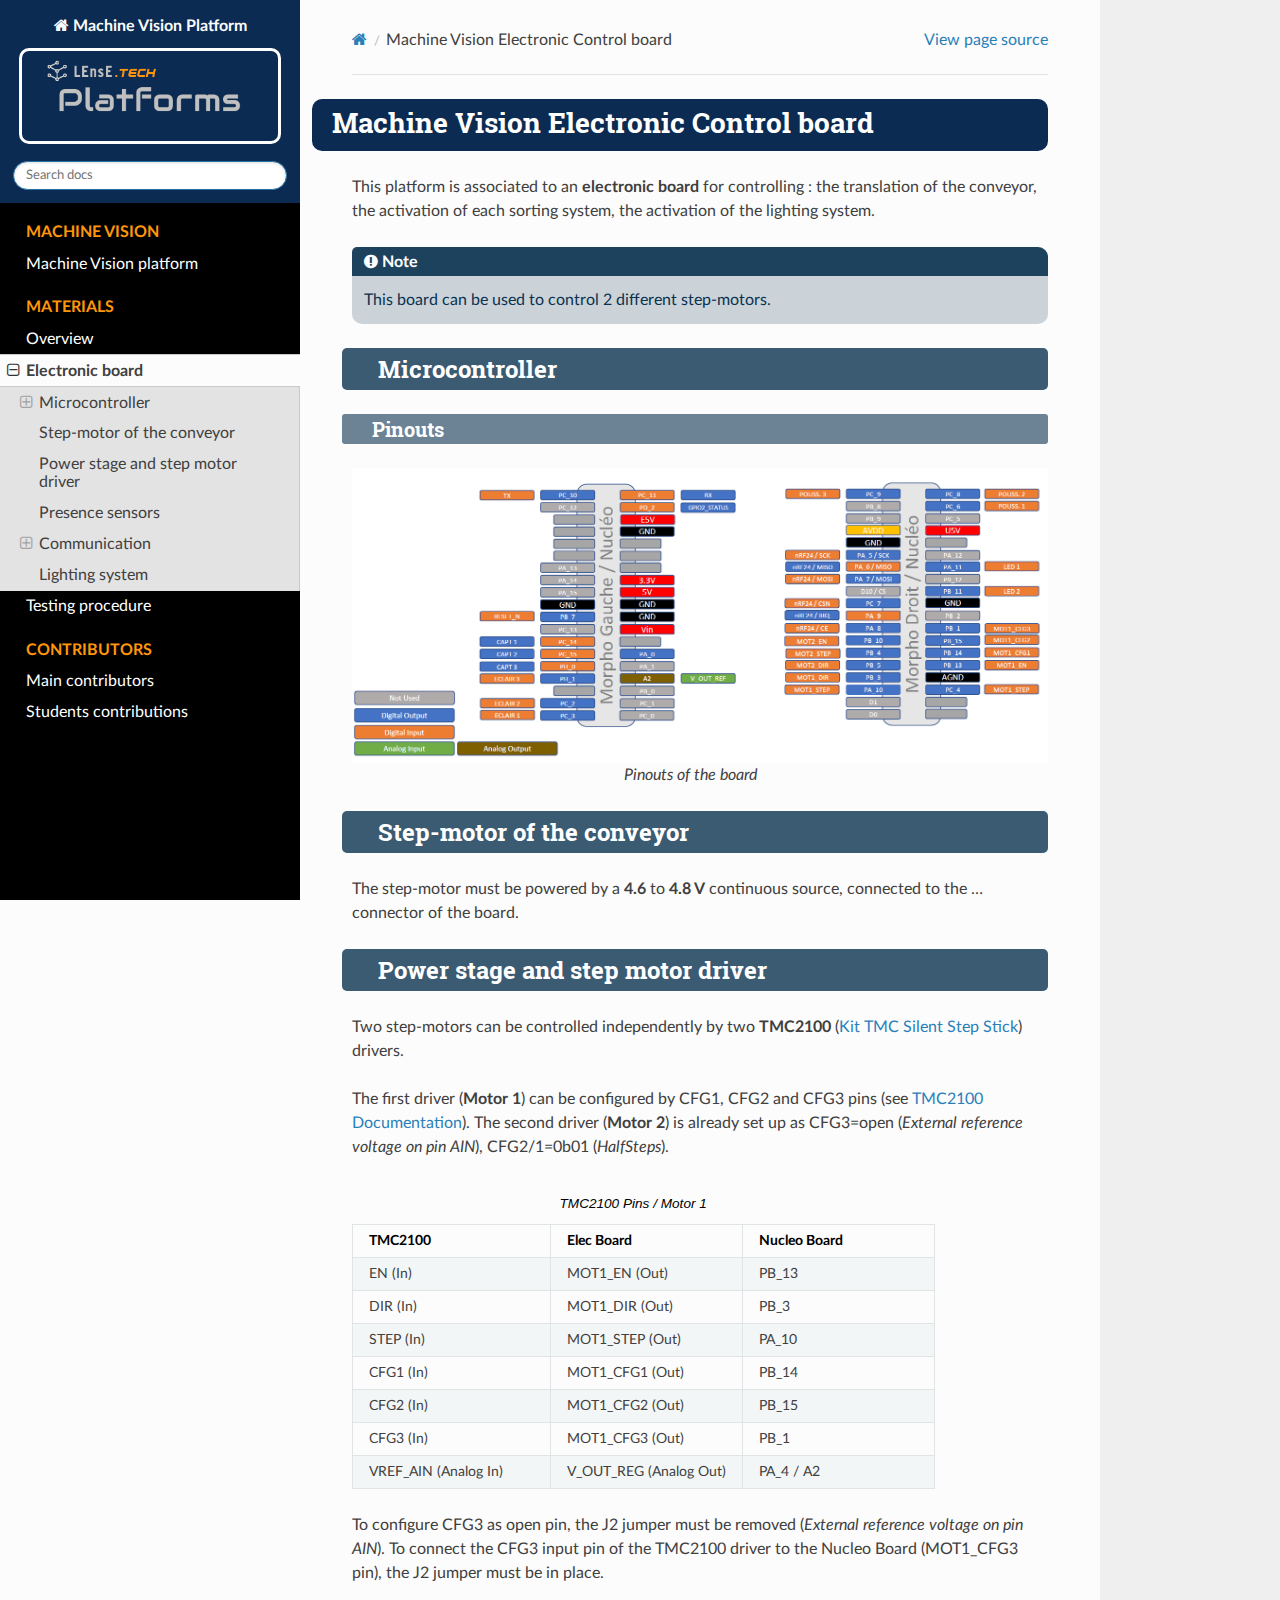
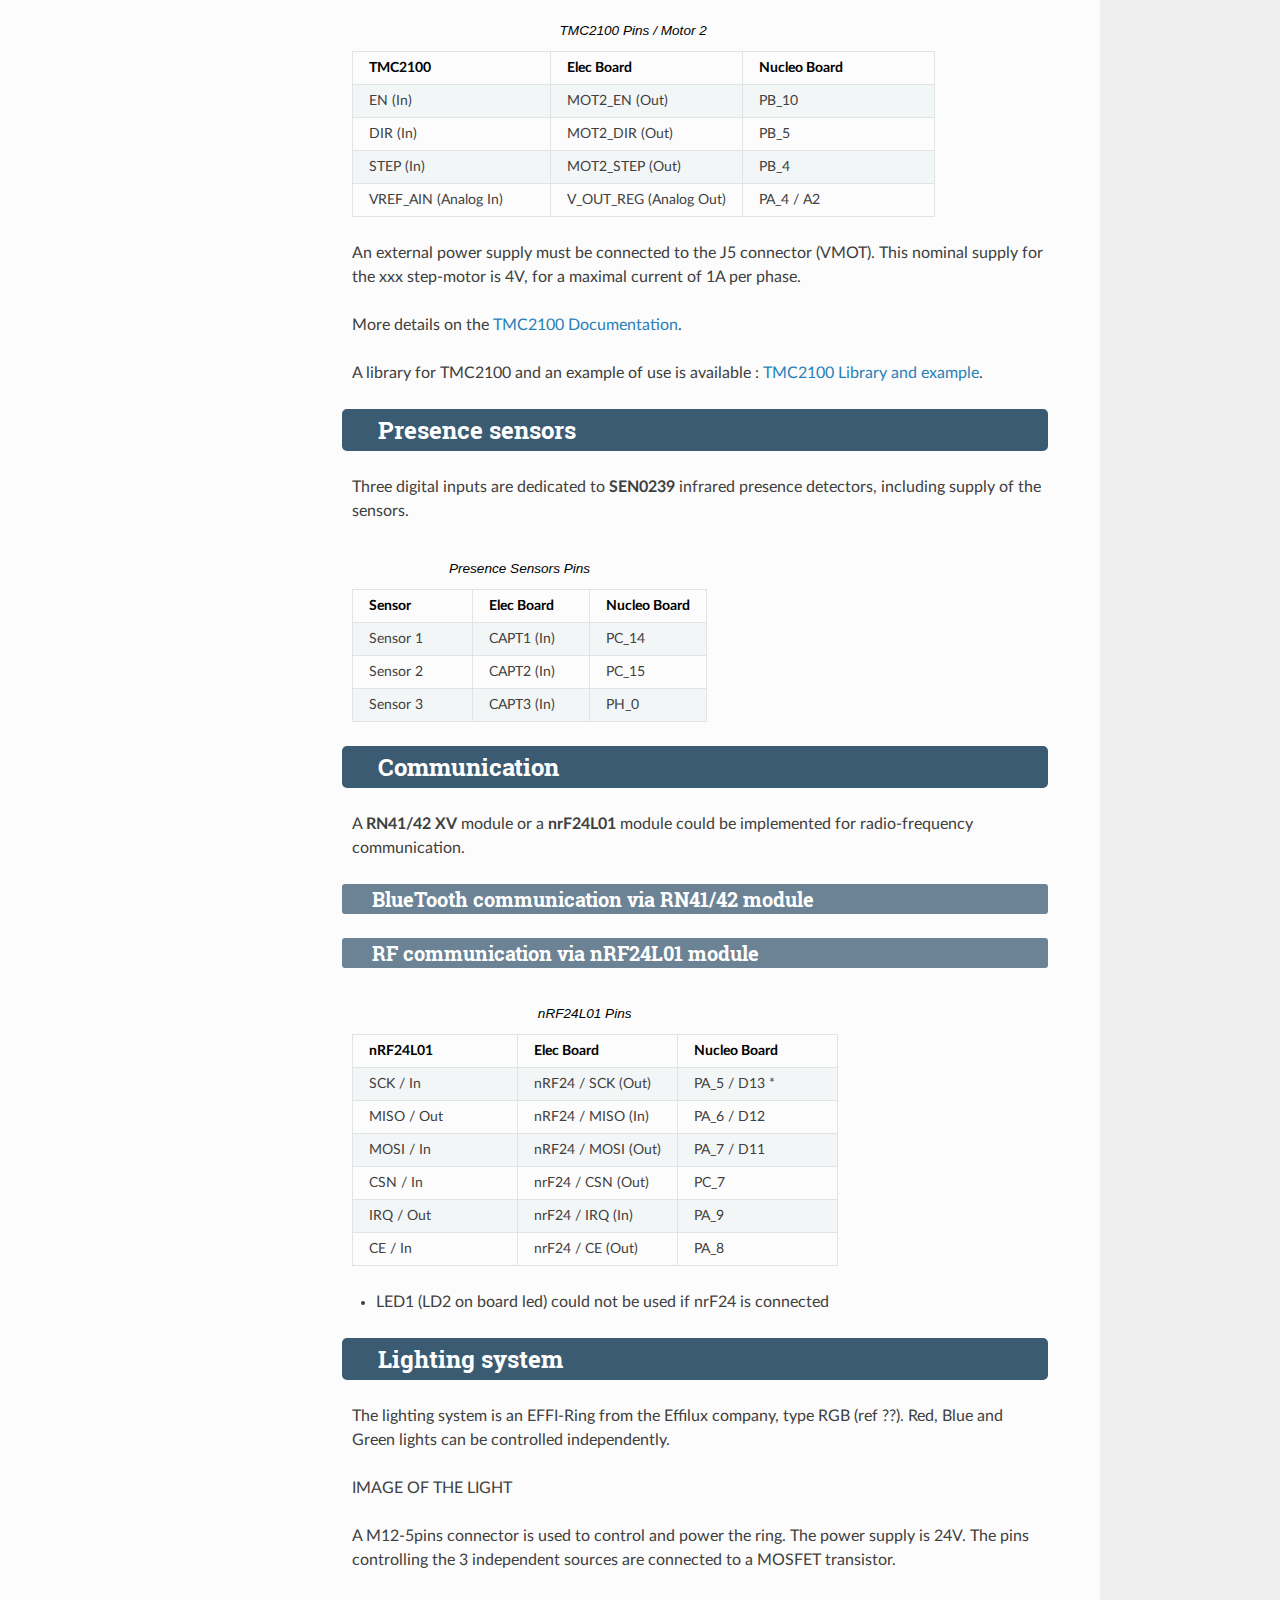
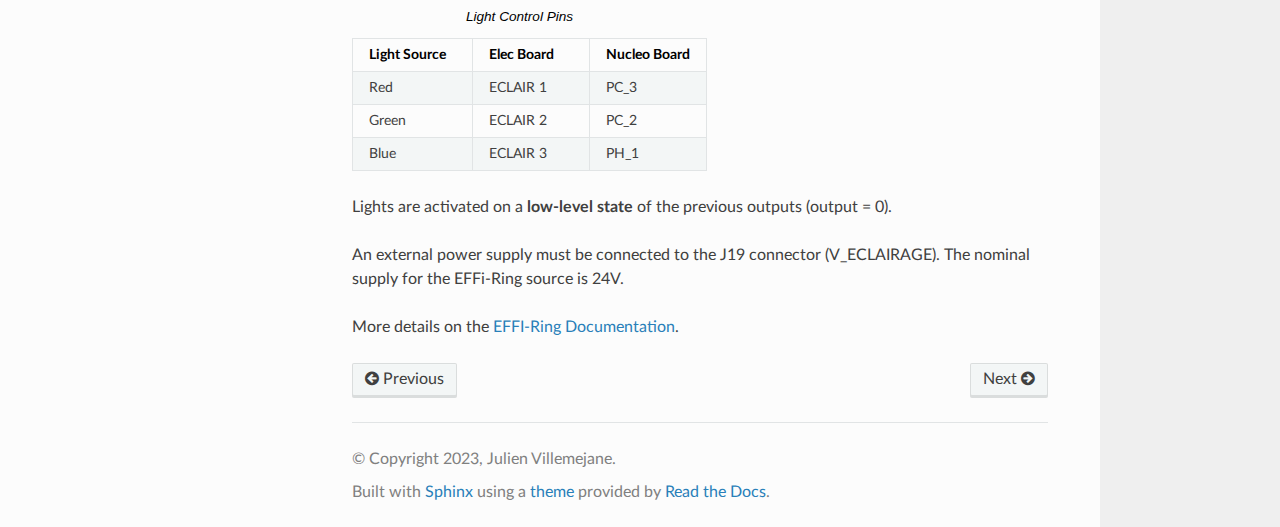
<file: contents/material_board.html>
<!DOCTYPE html>
<html class="writer-html5" lang="en" data-content_root="../">
<head>
  <meta charset="utf-8" /><meta name="viewport" content="width=device-width, initial-scale=1" />

  <meta name="viewport" content="width=device-width, initial-scale=1.0" />
  <title>Machine Vision Electronic Control board &mdash; Machine Vision Platform 0.2 documentation</title>
      <link rel="stylesheet" type="text/css" href="../_static/pygments.css?v=80d5e7a1" />
      <link rel="stylesheet" type="text/css" href="../_static/css/theme.css?v=19f00094" />
      <link rel="stylesheet" type="text/css" href="../_static/css/lense-platforms.css?v=bcf694b5" />

  
  <!--[if lt IE 9]>
    <script src="../_static/js/html5shiv.min.js"></script>
  <![endif]-->
  
        <script src="../_static/jquery.js?v=5d32c60e"></script>
        <script src="../_static/_sphinx_javascript_frameworks_compat.js?v=2cd50e6c"></script>
        <script src="../_static/documentation_options.js?v=10f1778b"></script>
        <script src="../_static/doctools.js?v=888ff710"></script>
        <script src="../_static/sphinx_highlight.js?v=dc90522c"></script>
    <script src="../_static/js/theme.js"></script>
    <link rel="index" title="Index" href="../genindex.html" />
    <link rel="search" title="Search" href="../search.html" />
    <link rel="next" title="Machine Vision Testing procedures" href="material_testing.html" />
    <link rel="prev" title="Overview of the platform" href="material_overview.html" /> 
</head>

<body class="wy-body-for-nav"> 
  <div class="wy-grid-for-nav">
    <nav data-toggle="wy-nav-shift" class="wy-nav-side">
      <div class="wy-side-scroll">
        <div class="wy-side-nav-search" >

          
          
          <a href="../index.html" class="icon icon-home">
            Machine Vision Platform
              <img src="../_static/logo-platforms_git.png" class="logo" alt="Logo"/>
          </a>
<div role="search">
  <form id="rtd-search-form" class="wy-form" action="../search.html" method="get">
    <input type="text" name="q" placeholder="Search docs" aria-label="Search docs" />
    <input type="hidden" name="check_keywords" value="yes" />
    <input type="hidden" name="area" value="default" />
  </form>
</div>
        </div><div class="wy-menu wy-menu-vertical" data-spy="affix" role="navigation" aria-label="Navigation menu">
              <p class="caption" role="heading"><span class="caption-text">Machine Vision</span></p>
<ul>
<li class="toctree-l1"><a class="reference internal" href="machine_vision.html">     Machine Vision platform</a></li>
</ul>
<p class="caption" role="heading"><span class="caption-text">Materials</span></p>
<ul class="current">
<li class="toctree-l1"><a class="reference internal" href="material_overview.html">     Overview</a></li>
<li class="toctree-l1 current"><a class="current reference internal" href="#">     Electronic board</a><ul>
<li class="toctree-l2"><a class="reference internal" href="#microcontroller">Microcontroller</a><ul>
<li class="toctree-l3"><a class="reference internal" href="#pinouts">Pinouts</a></li>
</ul>
</li>
<li class="toctree-l2"><a class="reference internal" href="#step-motor-of-the-conveyor">Step-motor of the conveyor</a></li>
<li class="toctree-l2"><a class="reference internal" href="#power-stage-and-step-motor-driver">Power stage and step motor driver</a></li>
<li class="toctree-l2"><a class="reference internal" href="#presence-sensors">Presence sensors</a></li>
<li class="toctree-l2"><a class="reference internal" href="#communication">Communication</a><ul>
<li class="toctree-l3"><a class="reference internal" href="#bluetooth-communication-via-rn41-42-module">BlueTooth communication via RN41/42 module</a></li>
<li class="toctree-l3"><a class="reference internal" href="#rf-communication-via-nrf24l01-module">RF communication via nRF24L01 module</a></li>
</ul>
</li>
<li class="toctree-l2"><a class="reference internal" href="#lighting-system">Lighting system</a></li>
</ul>
</li>
<li class="toctree-l1"><a class="reference internal" href="material_testing.html">     Testing procedure</a></li>
</ul>
<p class="caption" role="heading"><span class="caption-text">Contributors</span></p>
<ul>
<li class="toctree-l1"><a class="reference internal" href="main_contributors.html">     Main contributors</a></li>
<li class="toctree-l1"><a class="reference internal" href="other_contributors.html">     Students contributions</a></li>
</ul>

        </div>
      </div>
    </nav>

    <section data-toggle="wy-nav-shift" class="wy-nav-content-wrap"><nav class="wy-nav-top" aria-label="Mobile navigation menu" >
          <i data-toggle="wy-nav-top" class="fa fa-bars"></i>
          <a href="../index.html">Machine Vision Platform</a>
      </nav>

      <div class="wy-nav-content">
        <div class="rst-content">
          <div role="navigation" aria-label="Page navigation">
  <ul class="wy-breadcrumbs">
      <li><a href="../index.html" class="icon icon-home" aria-label="Home"></a></li>
      <li class="breadcrumb-item active">Machine Vision Electronic Control board</li>
      <li class="wy-breadcrumbs-aside">
            <a href="../_sources/contents/material_board.rst.txt" rel="nofollow"> View page source</a>
      </li>
  </ul>
  <hr/>
</div>
          <div role="main" class="document" itemscope="itemscope" itemtype="http://schema.org/Article">
           <div itemprop="articleBody">
             
  <section id="machine-vision-electronic-control-board">
<h1>Machine Vision Electronic Control board<a class="headerlink" href="#machine-vision-electronic-control-board" title="Link to this heading"></a></h1>
<p>This platform is associated to an <strong>electronic board</strong> for controlling : the translation of the conveyor, the activation of each sorting system, the activation of the lighting system.</p>
<div class="admonition note">
<p class="admonition-title">Note</p>
<p>This board can be used to control 2 different step-motors.</p>
</div>
<section id="microcontroller">
<h2>Microcontroller<a class="headerlink" href="#microcontroller" title="Link to this heading"></a></h2>
<section id="pinouts">
<h3>Pinouts<a class="headerlink" href="#pinouts" title="Link to this heading"></a></h3>
<figure class="align-center" id="id2">
<img alt="Pinout of the microcontroller" src="../_images/microcontroller_board_pinout.png" />
<figcaption>
<p><span class="caption-text">Pinouts of the board</span><a class="headerlink" href="#id2" title="Link to this image"></a></p>
</figcaption>
</figure>
</section>
</section>
<section id="step-motor-of-the-conveyor">
<h2>Step-motor of the conveyor<a class="headerlink" href="#step-motor-of-the-conveyor" title="Link to this heading"></a></h2>
<p>The step-motor must be powered by a <strong>4.6</strong> to <strong>4.8 V</strong> continuous source, connected to the … connector of the board.</p>
</section>
<section id="power-stage-and-step-motor-driver">
<h2>Power stage and step motor driver<a class="headerlink" href="#power-stage-and-step-motor-driver" title="Link to this heading"></a></h2>
<p>Two step-motors can be controlled independently  by two <strong>TMC2100</strong> (<a class="reference external" href="https://fr.farnell.com/trinamic/tmc-silentstepstick/carte-driver-moteur-pas-a-pas/dp/2822153">Kit TMC Silent Step Stick</a>) drivers.</p>
<p>The first driver (<strong>Motor 1</strong>) can be configured by CFG1, CFG2 and CFG3 pins (see <a class="reference external" href="https://www.utmel.com/productdetail/trinamicmotioncontrolgmbh-tmc2100tat-5369295?utm_source=bing&amp;utm_medium=cpc&amp;utm_campaign=Utmel-octop-T~Z-ic-3.28(2229)&amp;utm_term=TMC2100-TA-T&amp;utm_content=T~Z-Integrated+Circuits-3.28">TMC2100 Documentation</a>).
The second driver (<strong>Motor 2</strong>) is already set up as CFG3=open (<em>External reference voltage on pin AIN</em>), CFG2/1=0b01 (<em>HalfSteps</em>).</p>
<table class="docutils align-default" id="id3">
<caption><span class="caption-text">TMC2100 Pins / Motor 1</span><a class="headerlink" href="#id3" title="Link to this table"></a></caption>
<colgroup>
<col style="width: 34.0%" />
<col style="width: 33.0%" />
<col style="width: 33.0%" />
</colgroup>
<thead>
<tr class="row-odd"><th class="head"><p>TMC2100</p></th>
<th class="head"><p>Elec Board</p></th>
<th class="head"><p>Nucleo Board</p></th>
</tr>
</thead>
<tbody>
<tr class="row-even"><td><p>EN (In)</p></td>
<td><p>MOT1_EN (Out)</p></td>
<td><p>PB_13</p></td>
</tr>
<tr class="row-odd"><td><p>DIR (In)</p></td>
<td><p>MOT1_DIR (Out)</p></td>
<td><p>PB_3</p></td>
</tr>
<tr class="row-even"><td><p>STEP (In)</p></td>
<td><p>MOT1_STEP (Out)</p></td>
<td><p>PA_10</p></td>
</tr>
<tr class="row-odd"><td><p>CFG1 (In)</p></td>
<td><p>MOT1_CFG1 (Out)</p></td>
<td><p>PB_14</p></td>
</tr>
<tr class="row-even"><td><p>CFG2 (In)</p></td>
<td><p>MOT1_CFG2 (Out)</p></td>
<td><p>PB_15</p></td>
</tr>
<tr class="row-odd"><td><p>CFG3 (In)</p></td>
<td><p>MOT1_CFG3 (Out)</p></td>
<td><p>PB_1</p></td>
</tr>
<tr class="row-even"><td><p>VREF_AIN (Analog In)</p></td>
<td><p>V_OUT_REG (Analog Out)</p></td>
<td><p>PA_4 / A2</p></td>
</tr>
</tbody>
</table>
<p>To configure CFG3 as open pin, the J2 jumper must be removed (<em>External reference voltage on pin AIN</em>). To connect the CFG3 input pin of the TMC2100 driver to the Nucleo Board (MOT1_CFG3 pin), the J2 jumper must be in place.</p>
<table class="docutils align-default" id="id4">
<caption><span class="caption-text">TMC2100 Pins / Motor 2</span><a class="headerlink" href="#id4" title="Link to this table"></a></caption>
<colgroup>
<col style="width: 34.0%" />
<col style="width: 33.0%" />
<col style="width: 33.0%" />
</colgroup>
<thead>
<tr class="row-odd"><th class="head"><p>TMC2100</p></th>
<th class="head"><p>Elec Board</p></th>
<th class="head"><p>Nucleo Board</p></th>
</tr>
</thead>
<tbody>
<tr class="row-even"><td><p>EN (In)</p></td>
<td><p>MOT2_EN (Out)</p></td>
<td><p>PB_10</p></td>
</tr>
<tr class="row-odd"><td><p>DIR (In)</p></td>
<td><p>MOT2_DIR (Out)</p></td>
<td><p>PB_5</p></td>
</tr>
<tr class="row-even"><td><p>STEP (In)</p></td>
<td><p>MOT2_STEP (Out)</p></td>
<td><p>PB_4</p></td>
</tr>
<tr class="row-odd"><td><p>VREF_AIN (Analog In)</p></td>
<td><p>V_OUT_REG (Analog Out)</p></td>
<td><p>PA_4 / A2</p></td>
</tr>
</tbody>
</table>
<p>An external power supply must be connected to the J5 connector (VMOT). This nominal supply for the xxx step-motor is 4V, for a maximal current of 1A per phase.</p>
<p>More details on the <a class="reference external" href="https://www.utmel.com/productdetail/trinamicmotioncontrolgmbh-tmc2100tat-5369295?utm_source=bing&amp;utm_medium=cpc&amp;utm_campaign=Utmel-octop-T~Z-ic-3.28(2229)&amp;utm_term=TMC2100-TA-T&amp;utm_content=T~Z-Integrated+Circuits-3.28">TMC2100 Documentation</a>.</p>
<p>A library for TMC2100 and an example of use is available : <a class="reference external" href="https://github.com/IOGS-LEnsE/machine-vision/blob/main/progs/step_motor_tmc2100/step_motor_tmc2100.zip">TMC2100 Library and example</a>.</p>
</section>
<section id="presence-sensors">
<h2>Presence sensors<a class="headerlink" href="#presence-sensors" title="Link to this heading"></a></h2>
<p>Three digital inputs are dedicated to <strong>SEN0239</strong> infrared presence detectors, including supply of the sensors.</p>
<table class="docutils align-default" id="id5">
<caption><span class="caption-text">Presence Sensors Pins</span><a class="headerlink" href="#id5" title="Link to this table"></a></caption>
<colgroup>
<col style="width: 34.0%" />
<col style="width: 33.0%" />
<col style="width: 33.0%" />
</colgroup>
<thead>
<tr class="row-odd"><th class="head"><p>Sensor</p></th>
<th class="head"><p>Elec Board</p></th>
<th class="head"><p>Nucleo Board</p></th>
</tr>
</thead>
<tbody>
<tr class="row-even"><td><p>Sensor 1</p></td>
<td><p>CAPT1 (In)</p></td>
<td><p>PC_14</p></td>
</tr>
<tr class="row-odd"><td><p>Sensor 2</p></td>
<td><p>CAPT2 (In)</p></td>
<td><p>PC_15</p></td>
</tr>
<tr class="row-even"><td><p>Sensor 3</p></td>
<td><p>CAPT3 (In)</p></td>
<td><p>PH_0</p></td>
</tr>
</tbody>
</table>
</section>
<section id="communication">
<h2>Communication<a class="headerlink" href="#communication" title="Link to this heading"></a></h2>
<p>A <strong>RN41/42 XV</strong> module or a <strong>nrF24L01</strong> module could be implemented for radio-frequency communication.</p>
<section id="bluetooth-communication-via-rn41-42-module">
<h3>BlueTooth communication via RN41/42 module<a class="headerlink" href="#bluetooth-communication-via-rn41-42-module" title="Link to this heading"></a></h3>
</section>
<section id="rf-communication-via-nrf24l01-module">
<h3>RF communication via nRF24L01 module<a class="headerlink" href="#rf-communication-via-nrf24l01-module" title="Link to this heading"></a></h3>
<table class="docutils align-default" id="id6">
<caption><span class="caption-text">nRF24L01 Pins</span><a class="headerlink" href="#id6" title="Link to this table"></a></caption>
<colgroup>
<col style="width: 34.0%" />
<col style="width: 33.0%" />
<col style="width: 33.0%" />
</colgroup>
<thead>
<tr class="row-odd"><th class="head"><p>nRF24L01</p></th>
<th class="head"><p>Elec Board</p></th>
<th class="head"><p>Nucleo Board</p></th>
</tr>
</thead>
<tbody>
<tr class="row-even"><td><p>SCK / In</p></td>
<td><p>nRF24 / SCK (Out)</p></td>
<td><p>PA_5 / D13 *</p></td>
</tr>
<tr class="row-odd"><td><p>MISO / Out</p></td>
<td><p>nRF24 / MISO (In)</p></td>
<td><p>PA_6 / D12</p></td>
</tr>
<tr class="row-even"><td><p>MOSI / In</p></td>
<td><p>nRF24 / MOSI (Out)</p></td>
<td><p>PA_7 / D11</p></td>
</tr>
<tr class="row-odd"><td><p>CSN / In</p></td>
<td><p>nrF24 / CSN (Out)</p></td>
<td><p>PC_7</p></td>
</tr>
<tr class="row-even"><td><p>IRQ / Out</p></td>
<td><p>nrF24 / IRQ (In)</p></td>
<td><p>PA_9</p></td>
</tr>
<tr class="row-odd"><td><p>CE / In</p></td>
<td><p>nrF24 / CE (Out)</p></td>
<td><p>PA_8</p></td>
</tr>
</tbody>
</table>
<ul class="simple">
<li><p>LED1 (LD2 on board led) could not be used if nrF24 is connected</p></li>
</ul>
</section>
</section>
<section id="lighting-system">
<h2>Lighting system<a class="headerlink" href="#lighting-system" title="Link to this heading"></a></h2>
<p>The lighting system is an EFFI-Ring from the Effilux company, type RGB (ref ??). Red, Blue and Green lights can be controlled independently.</p>
<p>IMAGE OF THE LIGHT</p>
<p>A M12-5pins connector is used to control and power the ring. The power supply is 24V. The pins controlling the 3 independent sources are connected to a MOSFET transistor.</p>
<table class="docutils align-default" id="id7">
<caption><span class="caption-text">Light Control Pins</span><a class="headerlink" href="#id7" title="Link to this table"></a></caption>
<colgroup>
<col style="width: 34.0%" />
<col style="width: 33.0%" />
<col style="width: 33.0%" />
</colgroup>
<thead>
<tr class="row-odd"><th class="head"><p>Light Source</p></th>
<th class="head"><p>Elec Board</p></th>
<th class="head"><p>Nucleo Board</p></th>
</tr>
</thead>
<tbody>
<tr class="row-even"><td><p>Red</p></td>
<td><p>ECLAIR 1</p></td>
<td><p>PC_3</p></td>
</tr>
<tr class="row-odd"><td><p>Green</p></td>
<td><p>ECLAIR 2</p></td>
<td><p>PC_2</p></td>
</tr>
<tr class="row-even"><td><p>Blue</p></td>
<td><p>ECLAIR 3</p></td>
<td><p>PH_1</p></td>
</tr>
</tbody>
</table>
<p>Lights are activated on a <strong>low-level state</strong> of the previous outputs (output = 0).</p>
<p>An external power supply must be connected to the J19 connector (V_ECLAIRAGE). The nominal supply for the EFFi-Ring source is 24V.</p>
<p>More details on the <a class="reference external" href="https://www.effilux.com/fr/produits/annulaire/effi-ring">EFFI-Ring Documentation</a>.</p>
</section>
</section>


           </div>
          </div>
          <footer><div class="rst-footer-buttons" role="navigation" aria-label="Footer">
        <a href="material_overview.html" class="btn btn-neutral float-left" title="Overview of the platform" accesskey="p" rel="prev"><span class="fa fa-arrow-circle-left" aria-hidden="true"></span> Previous</a>
        <a href="material_testing.html" class="btn btn-neutral float-right" title="Machine Vision Testing procedures" accesskey="n" rel="next">Next <span class="fa fa-arrow-circle-right" aria-hidden="true"></span></a>
    </div>

  <hr/>

  <div role="contentinfo">
    <p>&#169; Copyright 2023, Julien Villemejane.</p>
  </div>

  Built with <a href="https://www.sphinx-doc.org/">Sphinx</a> using a
    <a href="https://github.com/readthedocs/sphinx_rtd_theme">theme</a>
    provided by <a href="https://readthedocs.org">Read the Docs</a>.
   

</footer>
        </div>
      </div>
    </section>
  </div>
  <script>
      jQuery(function () {
          SphinxRtdTheme.Navigation.enable(true);
      });
  </script> 

</body>
</html>
</file>
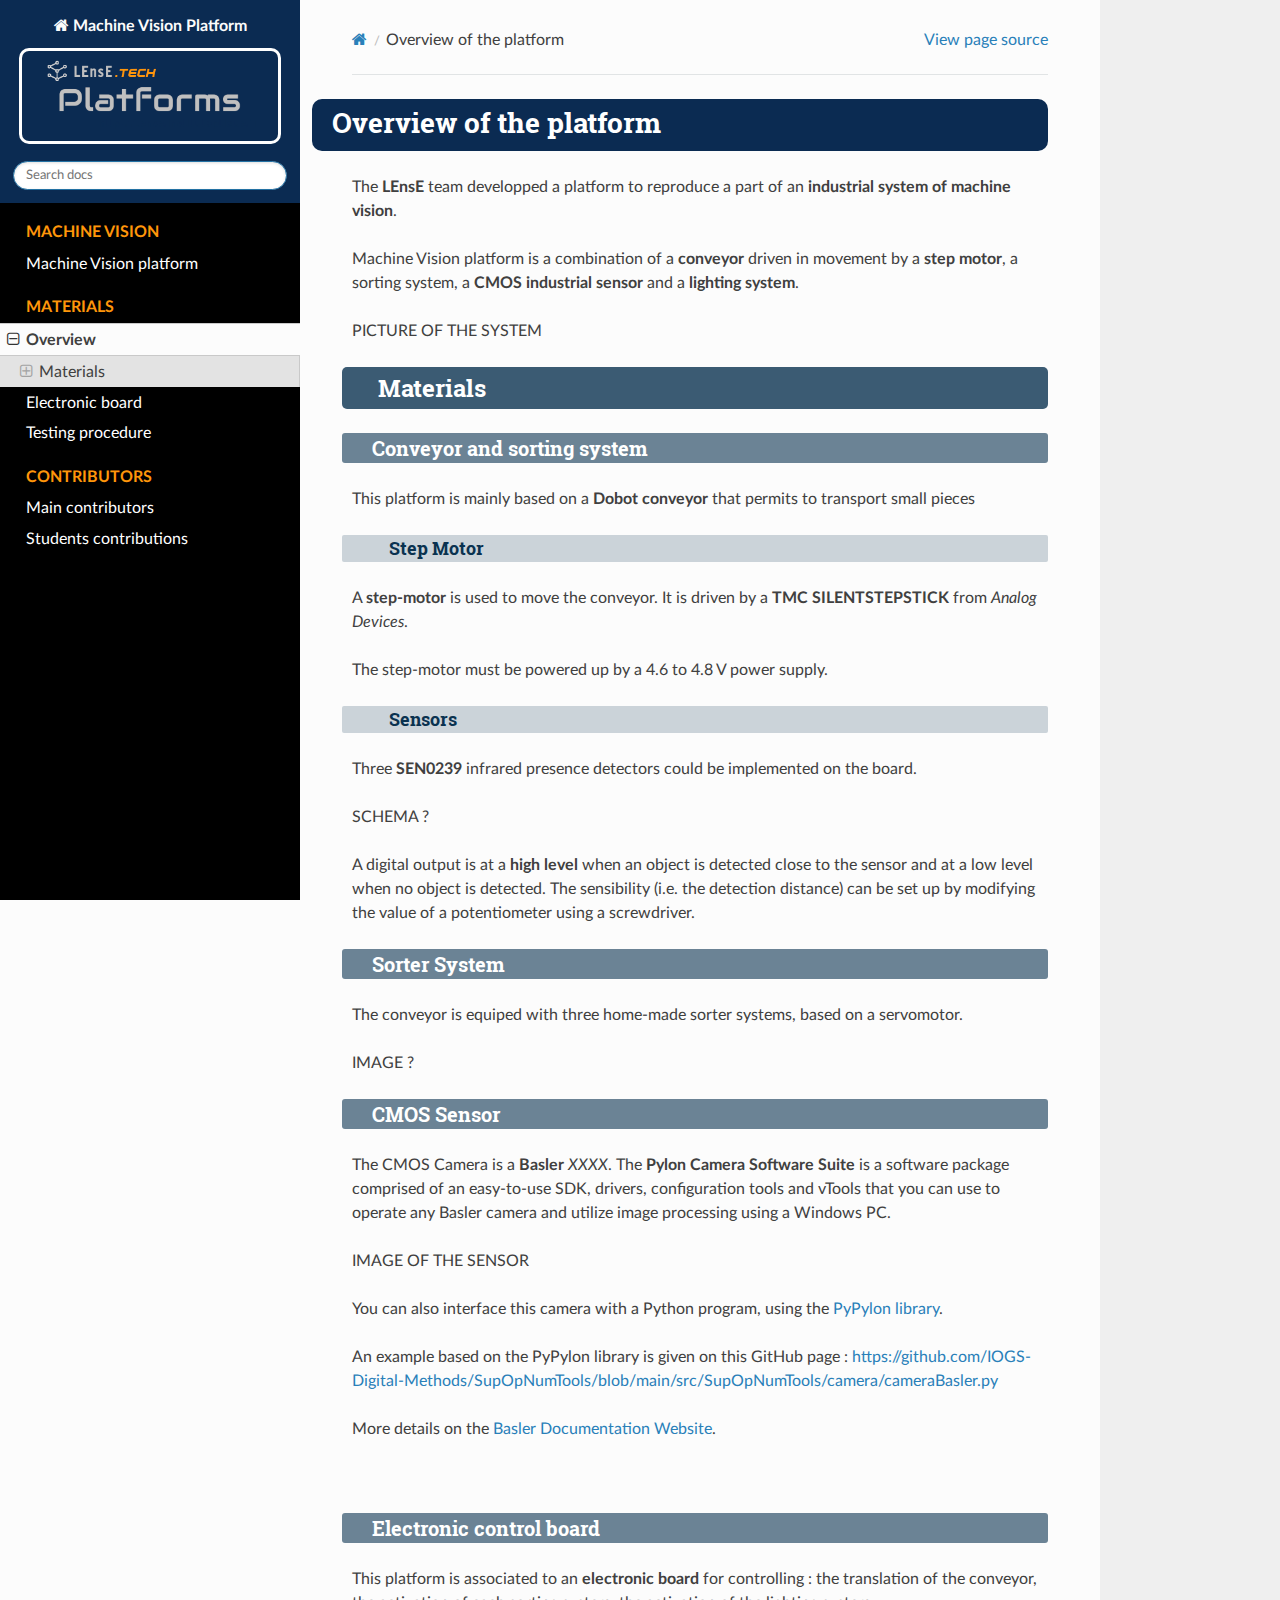
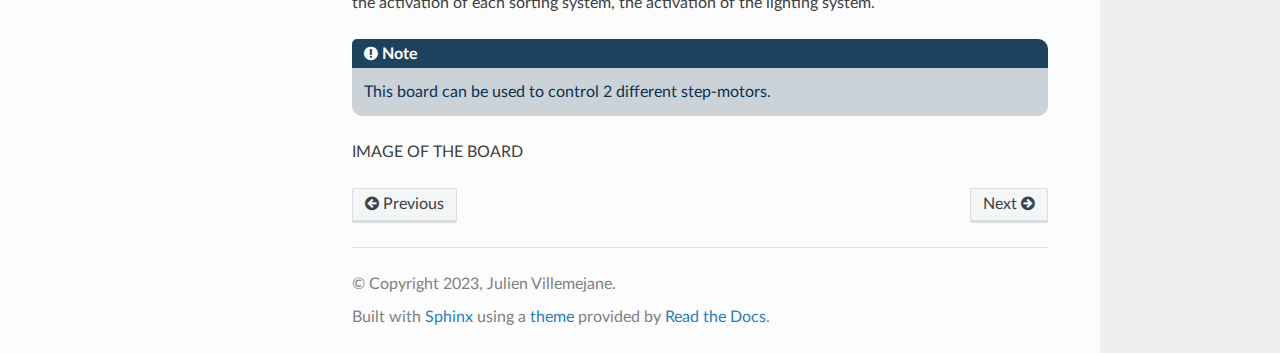
<file: contents/material_overview.html>
<!DOCTYPE html>
<html class="writer-html5" lang="en" data-content_root="../">
<head>
  <meta charset="utf-8" /><meta name="viewport" content="width=device-width, initial-scale=1" />

  <meta name="viewport" content="width=device-width, initial-scale=1.0" />
  <title>Overview of the platform &mdash; Machine Vision Platform 0.2 documentation</title>
      <link rel="stylesheet" type="text/css" href="../_static/pygments.css?v=80d5e7a1" />
      <link rel="stylesheet" type="text/css" href="../_static/css/theme.css?v=19f00094" />
      <link rel="stylesheet" type="text/css" href="../_static/css/lense-platforms.css?v=bcf694b5" />

  
  <!--[if lt IE 9]>
    <script src="../_static/js/html5shiv.min.js"></script>
  <![endif]-->
  
        <script src="../_static/jquery.js?v=5d32c60e"></script>
        <script src="../_static/_sphinx_javascript_frameworks_compat.js?v=2cd50e6c"></script>
        <script src="../_static/documentation_options.js?v=10f1778b"></script>
        <script src="../_static/doctools.js?v=888ff710"></script>
        <script src="../_static/sphinx_highlight.js?v=dc90522c"></script>
    <script src="../_static/js/theme.js"></script>
    <link rel="index" title="Index" href="../genindex.html" />
    <link rel="search" title="Search" href="../search.html" />
    <link rel="next" title="Machine Vision Electronic Control board" href="material_board.html" />
    <link rel="prev" title="Machine Vision Platform" href="machine_vision.html" /> 
</head>

<body class="wy-body-for-nav"> 
  <div class="wy-grid-for-nav">
    <nav data-toggle="wy-nav-shift" class="wy-nav-side">
      <div class="wy-side-scroll">
        <div class="wy-side-nav-search" >

          
          
          <a href="../index.html" class="icon icon-home">
            Machine Vision Platform
              <img src="../_static/logo-platforms_git.png" class="logo" alt="Logo"/>
          </a>
<div role="search">
  <form id="rtd-search-form" class="wy-form" action="../search.html" method="get">
    <input type="text" name="q" placeholder="Search docs" aria-label="Search docs" />
    <input type="hidden" name="check_keywords" value="yes" />
    <input type="hidden" name="area" value="default" />
  </form>
</div>
        </div><div class="wy-menu wy-menu-vertical" data-spy="affix" role="navigation" aria-label="Navigation menu">
              <p class="caption" role="heading"><span class="caption-text">Machine Vision</span></p>
<ul>
<li class="toctree-l1"><a class="reference internal" href="machine_vision.html">     Machine Vision platform</a></li>
</ul>
<p class="caption" role="heading"><span class="caption-text">Materials</span></p>
<ul class="current">
<li class="toctree-l1 current"><a class="current reference internal" href="#">     Overview</a><ul>
<li class="toctree-l2"><a class="reference internal" href="#materials">Materials</a><ul>
<li class="toctree-l3"><a class="reference internal" href="#conveyor-and-sorting-system">Conveyor and sorting system</a><ul>
<li class="toctree-l4"><a class="reference internal" href="#step-motor">Step Motor</a></li>
<li class="toctree-l4"><a class="reference internal" href="#sensors">Sensors</a></li>
</ul>
</li>
<li class="toctree-l3"><a class="reference internal" href="#sorter-system">Sorter System</a></li>
<li class="toctree-l3"><a class="reference internal" href="#cmos-sensor">CMOS Sensor</a></li>
<li class="toctree-l3"><a class="reference internal" href="#electronic-control-board">Electronic control board</a></li>
</ul>
</li>
</ul>
</li>
<li class="toctree-l1"><a class="reference internal" href="material_board.html">     Electronic board</a></li>
<li class="toctree-l1"><a class="reference internal" href="material_testing.html">     Testing procedure</a></li>
</ul>
<p class="caption" role="heading"><span class="caption-text">Contributors</span></p>
<ul>
<li class="toctree-l1"><a class="reference internal" href="main_contributors.html">     Main contributors</a></li>
<li class="toctree-l1"><a class="reference internal" href="other_contributors.html">     Students contributions</a></li>
</ul>

        </div>
      </div>
    </nav>

    <section data-toggle="wy-nav-shift" class="wy-nav-content-wrap"><nav class="wy-nav-top" aria-label="Mobile navigation menu" >
          <i data-toggle="wy-nav-top" class="fa fa-bars"></i>
          <a href="../index.html">Machine Vision Platform</a>
      </nav>

      <div class="wy-nav-content">
        <div class="rst-content">
          <div role="navigation" aria-label="Page navigation">
  <ul class="wy-breadcrumbs">
      <li><a href="../index.html" class="icon icon-home" aria-label="Home"></a></li>
      <li class="breadcrumb-item active">Overview of the platform</li>
      <li class="wy-breadcrumbs-aside">
            <a href="../_sources/contents/material_overview.rst.txt" rel="nofollow"> View page source</a>
      </li>
  </ul>
  <hr/>
</div>
          <div role="main" class="document" itemscope="itemscope" itemtype="http://schema.org/Article">
           <div itemprop="articleBody">
             
  <section id="overview-of-the-platform">
<h1>Overview of the platform<a class="headerlink" href="#overview-of-the-platform" title="Link to this heading"></a></h1>
<p>The <strong>LEnsE</strong> team developped a platform to reproduce a part of an <strong>industrial system of machine vision</strong>.</p>
<p>Machine Vision platform is a combination of a <strong>conveyor</strong> driven in movement by a <strong>step motor</strong>, a sorting system, a <strong>CMOS industrial sensor</strong> and a <strong>lighting system</strong>.</p>
<p>PICTURE OF THE SYSTEM</p>
<section id="materials">
<h2>Materials<a class="headerlink" href="#materials" title="Link to this heading"></a></h2>
<section id="conveyor-and-sorting-system">
<h3>Conveyor and sorting system<a class="headerlink" href="#conveyor-and-sorting-system" title="Link to this heading"></a></h3>
<p>This platform is mainly based on a <strong>Dobot conveyor</strong> that permits to transport small pieces</p>
<section id="step-motor">
<h4>Step Motor<a class="headerlink" href="#step-motor" title="Link to this heading"></a></h4>
<p>A <strong>step-motor</strong> is used to move the conveyor. It is driven by a <strong>TMC SILENTSTEPSTICK</strong> from <em>Analog Devices</em>.</p>
<p>The step-motor must be powered up by a 4.6 to 4.8 V power supply.</p>
</section>
<section id="sensors">
<h4>Sensors<a class="headerlink" href="#sensors" title="Link to this heading"></a></h4>
<p>Three <strong>SEN0239</strong> infrared presence detectors could be implemented on the board.</p>
<p>SCHEMA ?</p>
<p>A digital output is at a <strong>high level</strong> when an object is detected close to the sensor and at a low level when no object is detected. The sensibility (i.e. the detection distance) can be set up by modifying the value of a potentiometer using a screwdriver.</p>
</section>
</section>
<section id="sorter-system">
<h3>Sorter System<a class="headerlink" href="#sorter-system" title="Link to this heading"></a></h3>
<p>The conveyor is equiped with three home-made sorter systems, based on a servomotor.</p>
<p>IMAGE ?</p>
</section>
<section id="cmos-sensor">
<h3>CMOS Sensor<a class="headerlink" href="#cmos-sensor" title="Link to this heading"></a></h3>
<p>The CMOS Camera is a <strong>Basler</strong> <em>XXXX</em>. The <strong>Pylon Camera Software Suite</strong> is a software package comprised of an easy-to-use SDK, drivers, configuration tools and vTools that you can use to operate any Basler camera and utilize image processing using a Windows PC.</p>
<p>IMAGE OF THE SENSOR</p>
<p>You can also interface this camera with a Python program, using the <a class="reference external" href="https://github.com/basler/pypylon">PyPylon library</a>.</p>
<p>An example based on the PyPylon library is given on this GitHub page : <a class="reference external" href="https://github.com/IOGS-Digital-Methods/SupOpNumTools/blob/main/src/SupOpNumTools/camera/cameraBasler.py">https://github.com/IOGS-Digital-Methods/SupOpNumTools/blob/main/src/SupOpNumTools/camera/cameraBasler.py</a></p>
<p>More details on the <a class="reference external" href="https://www.baslerweb.fr/fr/20-cameras-matricielles">Basler Documentation Website</a>.</p>
<div class="line-block">
<div class="line"><br /></div>
</div>
</section>
<section id="electronic-control-board">
<h3>Electronic control board<a class="headerlink" href="#electronic-control-board" title="Link to this heading"></a></h3>
<p>This platform is associated to an <strong>electronic board</strong> for controlling : the translation of the conveyor, the activation of each sorting system, the activation of the lighting system.</p>
<div class="admonition note">
<p class="admonition-title">Note</p>
<p>This board can be used to control 2 different step-motors.</p>
</div>
<p>IMAGE OF THE BOARD</p>
</section>
</section>
</section>


           </div>
          </div>
          <footer><div class="rst-footer-buttons" role="navigation" aria-label="Footer">
        <a href="machine_vision.html" class="btn btn-neutral float-left" title="Machine Vision Platform" accesskey="p" rel="prev"><span class="fa fa-arrow-circle-left" aria-hidden="true"></span> Previous</a>
        <a href="material_board.html" class="btn btn-neutral float-right" title="Machine Vision Electronic Control board" accesskey="n" rel="next">Next <span class="fa fa-arrow-circle-right" aria-hidden="true"></span></a>
    </div>

  <hr/>

  <div role="contentinfo">
    <p>&#169; Copyright 2023, Julien Villemejane.</p>
  </div>

  Built with <a href="https://www.sphinx-doc.org/">Sphinx</a> using a
    <a href="https://github.com/readthedocs/sphinx_rtd_theme">theme</a>
    provided by <a href="https://readthedocs.org">Read the Docs</a>.
   

</footer>
        </div>
      </div>
    </section>
  </div>
  <script>
      jQuery(function () {
          SphinxRtdTheme.Navigation.enable(true);
      });
  </script> 

</body>
</html>
</file>
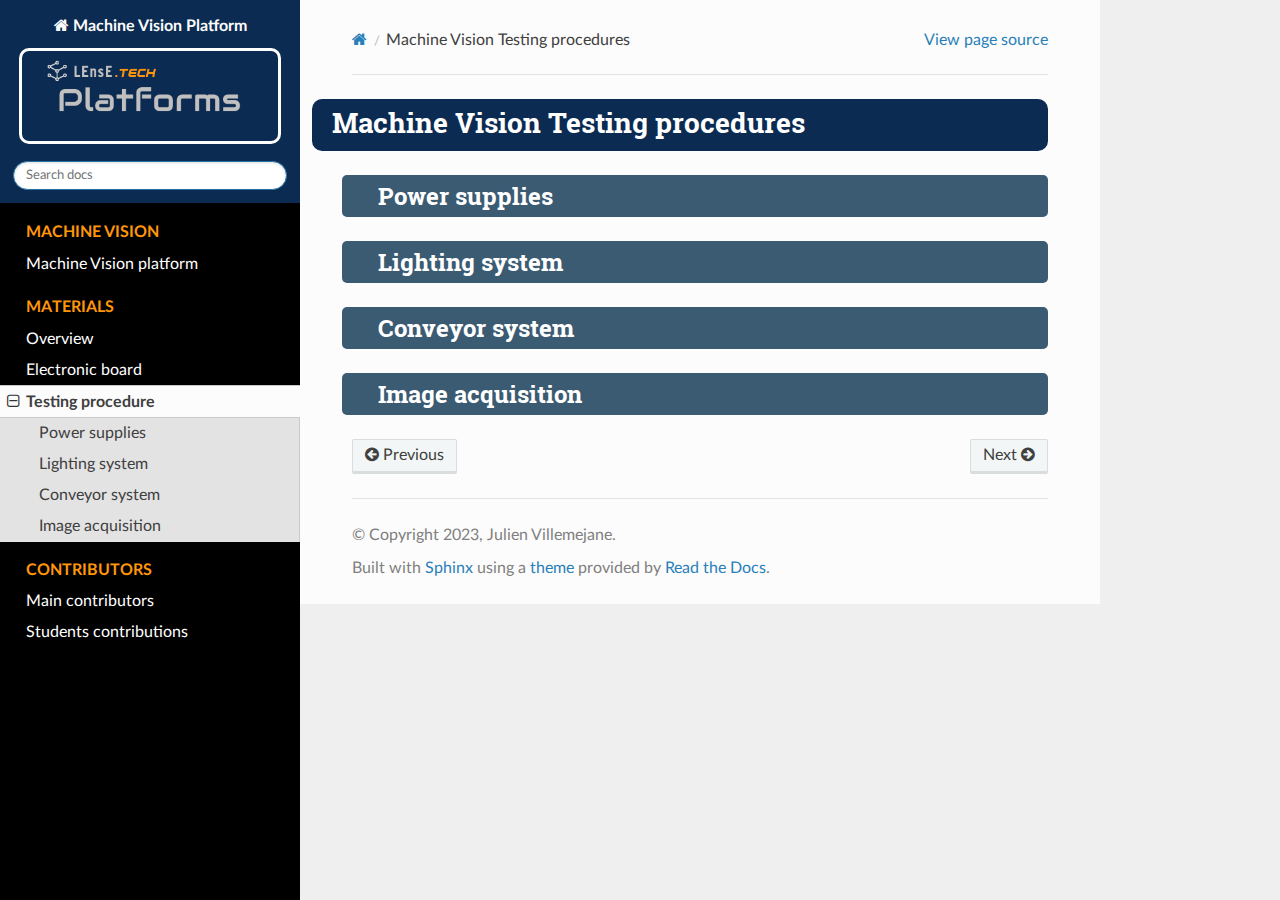
<file: contents/material_testing.html>
<!DOCTYPE html>
<html class="writer-html5" lang="en" data-content_root="../">
<head>
  <meta charset="utf-8" /><meta name="viewport" content="width=device-width, initial-scale=1" />

  <meta name="viewport" content="width=device-width, initial-scale=1.0" />
  <title>Machine Vision Testing procedures &mdash; Machine Vision Platform 0.2 documentation</title>
      <link rel="stylesheet" type="text/css" href="../_static/pygments.css?v=80d5e7a1" />
      <link rel="stylesheet" type="text/css" href="../_static/css/theme.css?v=19f00094" />
      <link rel="stylesheet" type="text/css" href="../_static/css/lense-platforms.css?v=bcf694b5" />

  
  <!--[if lt IE 9]>
    <script src="../_static/js/html5shiv.min.js"></script>
  <![endif]-->
  
        <script src="../_static/jquery.js?v=5d32c60e"></script>
        <script src="../_static/_sphinx_javascript_frameworks_compat.js?v=2cd50e6c"></script>
        <script src="../_static/documentation_options.js?v=10f1778b"></script>
        <script src="../_static/doctools.js?v=888ff710"></script>
        <script src="../_static/sphinx_highlight.js?v=dc90522c"></script>
    <script src="../_static/js/theme.js"></script>
    <link rel="index" title="Index" href="../genindex.html" />
    <link rel="search" title="Search" href="../search.html" />
    <link rel="next" title="Labworks Platforms Development / Main Contributors" href="main_contributors.html" />
    <link rel="prev" title="Machine Vision Electronic Control board" href="material_board.html" /> 
</head>

<body class="wy-body-for-nav"> 
  <div class="wy-grid-for-nav">
    <nav data-toggle="wy-nav-shift" class="wy-nav-side">
      <div class="wy-side-scroll">
        <div class="wy-side-nav-search" >

          
          
          <a href="../index.html" class="icon icon-home">
            Machine Vision Platform
              <img src="../_static/logo-platforms_git.png" class="logo" alt="Logo"/>
          </a>
<div role="search">
  <form id="rtd-search-form" class="wy-form" action="../search.html" method="get">
    <input type="text" name="q" placeholder="Search docs" aria-label="Search docs" />
    <input type="hidden" name="check_keywords" value="yes" />
    <input type="hidden" name="area" value="default" />
  </form>
</div>
        </div><div class="wy-menu wy-menu-vertical" data-spy="affix" role="navigation" aria-label="Navigation menu">
              <p class="caption" role="heading"><span class="caption-text">Machine Vision</span></p>
<ul>
<li class="toctree-l1"><a class="reference internal" href="machine_vision.html">     Machine Vision platform</a></li>
</ul>
<p class="caption" role="heading"><span class="caption-text">Materials</span></p>
<ul class="current">
<li class="toctree-l1"><a class="reference internal" href="material_overview.html">     Overview</a></li>
<li class="toctree-l1"><a class="reference internal" href="material_board.html">     Electronic board</a></li>
<li class="toctree-l1 current"><a class="current reference internal" href="#">     Testing procedure</a><ul>
<li class="toctree-l2"><a class="reference internal" href="#power-supplies">Power supplies</a></li>
<li class="toctree-l2"><a class="reference internal" href="#lighting-system">Lighting system</a></li>
<li class="toctree-l2"><a class="reference internal" href="#conveyor-system">Conveyor system</a></li>
<li class="toctree-l2"><a class="reference internal" href="#image-acquisition">Image acquisition</a></li>
</ul>
</li>
</ul>
<p class="caption" role="heading"><span class="caption-text">Contributors</span></p>
<ul>
<li class="toctree-l1"><a class="reference internal" href="main_contributors.html">     Main contributors</a></li>
<li class="toctree-l1"><a class="reference internal" href="other_contributors.html">     Students contributions</a></li>
</ul>

        </div>
      </div>
    </nav>

    <section data-toggle="wy-nav-shift" class="wy-nav-content-wrap"><nav class="wy-nav-top" aria-label="Mobile navigation menu" >
          <i data-toggle="wy-nav-top" class="fa fa-bars"></i>
          <a href="../index.html">Machine Vision Platform</a>
      </nav>

      <div class="wy-nav-content">
        <div class="rst-content">
          <div role="navigation" aria-label="Page navigation">
  <ul class="wy-breadcrumbs">
      <li><a href="../index.html" class="icon icon-home" aria-label="Home"></a></li>
      <li class="breadcrumb-item active">Machine Vision Testing procedures</li>
      <li class="wy-breadcrumbs-aside">
            <a href="../_sources/contents/material_testing.rst.txt" rel="nofollow"> View page source</a>
      </li>
  </ul>
  <hr/>
</div>
          <div role="main" class="document" itemscope="itemscope" itemtype="http://schema.org/Article">
           <div itemprop="articleBody">
             
  <section id="machine-vision-testing-procedures">
<h1>Machine Vision Testing procedures<a class="headerlink" href="#machine-vision-testing-procedures" title="Link to this heading"></a></h1>
<section id="power-supplies">
<h2>Power supplies<a class="headerlink" href="#power-supplies" title="Link to this heading"></a></h2>
</section>
<section id="lighting-system">
<h2>Lighting system<a class="headerlink" href="#lighting-system" title="Link to this heading"></a></h2>
</section>
<section id="conveyor-system">
<h2>Conveyor system<a class="headerlink" href="#conveyor-system" title="Link to this heading"></a></h2>
</section>
<section id="image-acquisition">
<h2>Image acquisition<a class="headerlink" href="#image-acquisition" title="Link to this heading"></a></h2>
</section>
</section>


           </div>
          </div>
          <footer><div class="rst-footer-buttons" role="navigation" aria-label="Footer">
        <a href="material_board.html" class="btn btn-neutral float-left" title="Machine Vision Electronic Control board" accesskey="p" rel="prev"><span class="fa fa-arrow-circle-left" aria-hidden="true"></span> Previous</a>
        <a href="main_contributors.html" class="btn btn-neutral float-right" title="Labworks Platforms Development / Main Contributors" accesskey="n" rel="next">Next <span class="fa fa-arrow-circle-right" aria-hidden="true"></span></a>
    </div>

  <hr/>

  <div role="contentinfo">
    <p>&#169; Copyright 2023, Julien Villemejane.</p>
  </div>

  Built with <a href="https://www.sphinx-doc.org/">Sphinx</a> using a
    <a href="https://github.com/readthedocs/sphinx_rtd_theme">theme</a>
    provided by <a href="https://readthedocs.org">Read the Docs</a>.
   

</footer>
        </div>
      </div>
    </section>
  </div>
  <script>
      jQuery(function () {
          SphinxRtdTheme.Navigation.enable(true);
      });
  </script> 

</body>
</html>
</file>
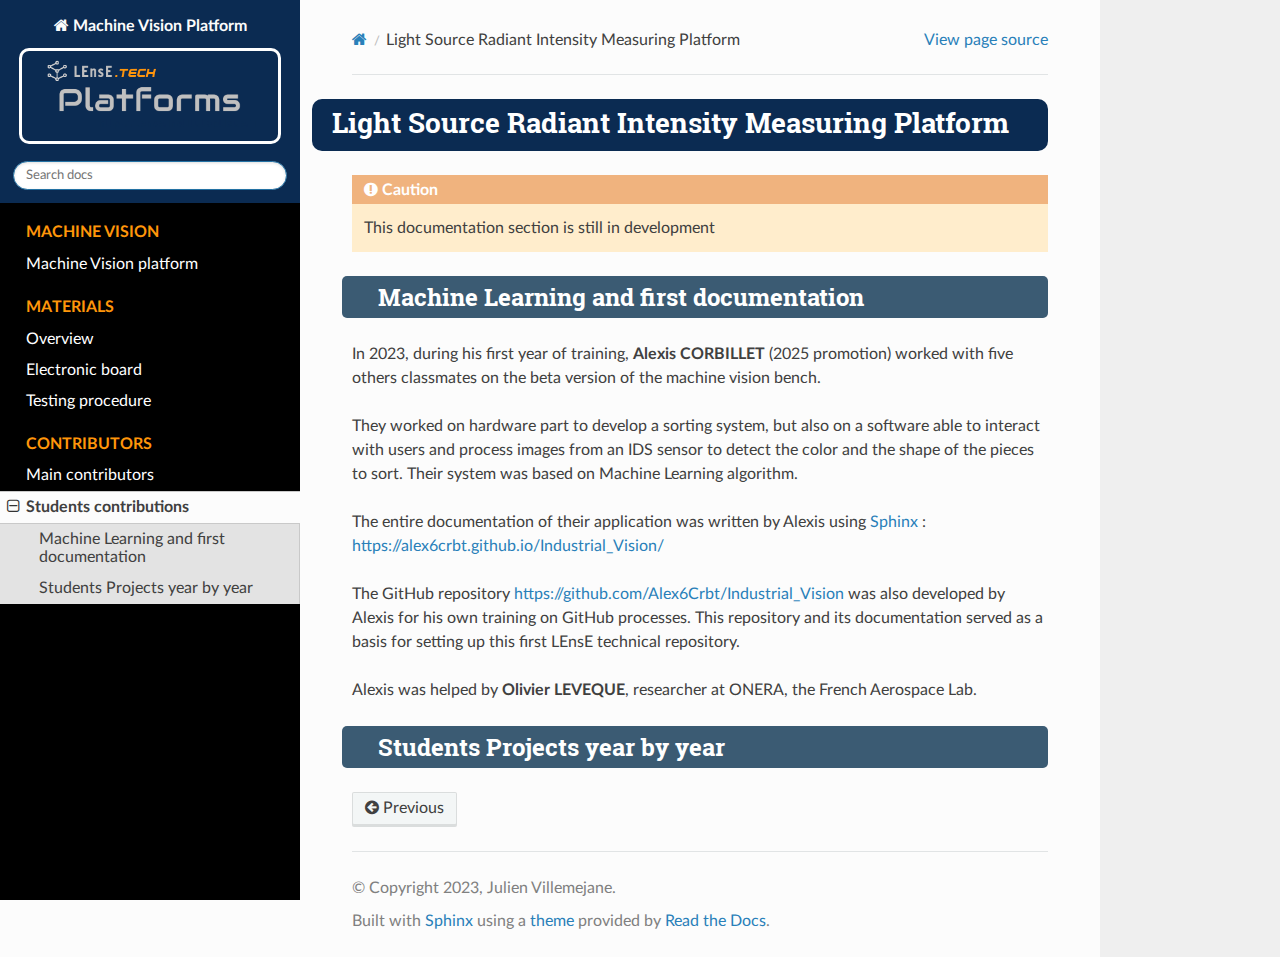
<file: contents/other_contributors.html>
<!DOCTYPE html>
<html class="writer-html5" lang="en" data-content_root="../">
<head>
  <meta charset="utf-8" /><meta name="viewport" content="width=device-width, initial-scale=1" />

  <meta name="viewport" content="width=device-width, initial-scale=1.0" />
  <title>Light Source Radiant Intensity Measuring Platform &mdash; Machine Vision Platform 0.2 documentation</title>
      <link rel="stylesheet" type="text/css" href="../_static/pygments.css?v=80d5e7a1" />
      <link rel="stylesheet" type="text/css" href="../_static/css/theme.css?v=19f00094" />
      <link rel="stylesheet" type="text/css" href="../_static/css/lense-platforms.css?v=bcf694b5" />

  
  <!--[if lt IE 9]>
    <script src="../_static/js/html5shiv.min.js"></script>
  <![endif]-->
  
        <script src="../_static/jquery.js?v=5d32c60e"></script>
        <script src="../_static/_sphinx_javascript_frameworks_compat.js?v=2cd50e6c"></script>
        <script src="../_static/documentation_options.js?v=10f1778b"></script>
        <script src="../_static/doctools.js?v=888ff710"></script>
        <script src="../_static/sphinx_highlight.js?v=dc90522c"></script>
    <script src="../_static/js/theme.js"></script>
    <link rel="index" title="Index" href="../genindex.html" />
    <link rel="search" title="Search" href="../search.html" />
    <link rel="prev" title="Labworks Platforms Development / Main Contributors" href="main_contributors.html" /> 
</head>

<body class="wy-body-for-nav"> 
  <div class="wy-grid-for-nav">
    <nav data-toggle="wy-nav-shift" class="wy-nav-side">
      <div class="wy-side-scroll">
        <div class="wy-side-nav-search" >

          
          
          <a href="../index.html" class="icon icon-home">
            Machine Vision Platform
              <img src="../_static/logo-platforms_git.png" class="logo" alt="Logo"/>
          </a>
<div role="search">
  <form id="rtd-search-form" class="wy-form" action="../search.html" method="get">
    <input type="text" name="q" placeholder="Search docs" aria-label="Search docs" />
    <input type="hidden" name="check_keywords" value="yes" />
    <input type="hidden" name="area" value="default" />
  </form>
</div>
        </div><div class="wy-menu wy-menu-vertical" data-spy="affix" role="navigation" aria-label="Navigation menu">
              <p class="caption" role="heading"><span class="caption-text">Machine Vision</span></p>
<ul>
<li class="toctree-l1"><a class="reference internal" href="machine_vision.html">     Machine Vision platform</a></li>
</ul>
<p class="caption" role="heading"><span class="caption-text">Materials</span></p>
<ul>
<li class="toctree-l1"><a class="reference internal" href="material_overview.html">     Overview</a></li>
<li class="toctree-l1"><a class="reference internal" href="material_board.html">     Electronic board</a></li>
<li class="toctree-l1"><a class="reference internal" href="material_testing.html">     Testing procedure</a></li>
</ul>
<p class="caption" role="heading"><span class="caption-text">Contributors</span></p>
<ul class="current">
<li class="toctree-l1"><a class="reference internal" href="main_contributors.html">     Main contributors</a></li>
<li class="toctree-l1 current"><a class="current reference internal" href="#">     Students contributions</a><ul>
<li class="toctree-l2"><a class="reference internal" href="#machine-learning-and-first-documentation">Machine Learning and first documentation</a></li>
<li class="toctree-l2"><a class="reference internal" href="#students-projects-year-by-year">Students Projects year by year</a></li>
</ul>
</li>
</ul>

        </div>
      </div>
    </nav>

    <section data-toggle="wy-nav-shift" class="wy-nav-content-wrap"><nav class="wy-nav-top" aria-label="Mobile navigation menu" >
          <i data-toggle="wy-nav-top" class="fa fa-bars"></i>
          <a href="../index.html">Machine Vision Platform</a>
      </nav>

      <div class="wy-nav-content">
        <div class="rst-content">
          <div role="navigation" aria-label="Page navigation">
  <ul class="wy-breadcrumbs">
      <li><a href="../index.html" class="icon icon-home" aria-label="Home"></a></li>
      <li class="breadcrumb-item active">Light Source Radiant Intensity Measuring Platform</li>
      <li class="wy-breadcrumbs-aside">
            <a href="../_sources/contents/other_contributors.rst.txt" rel="nofollow"> View page source</a>
      </li>
  </ul>
  <hr/>
</div>
          <div role="main" class="document" itemscope="itemscope" itemtype="http://schema.org/Article">
           <div itemprop="articleBody">
             
  <section id="light-source-radiant-intensity-measuring-platform">
<h1>Light Source Radiant Intensity Measuring Platform<a class="headerlink" href="#light-source-radiant-intensity-measuring-platform" title="Link to this heading"></a></h1>
<div class="admonition caution">
<p class="admonition-title">Caution</p>
<p>This documentation section is still in development</p>
</div>
<section id="machine-learning-and-first-documentation">
<h2>Machine Learning and first documentation<a class="headerlink" href="#machine-learning-and-first-documentation" title="Link to this heading"></a></h2>
<p>In 2023, during his first year of training, <strong>Alexis CORBILLET</strong> (2025 promotion) worked with five others classmates on the beta version of the machine vision bench.</p>
<p>They worked on hardware part to develop a sorting system, but also on a software able to interact with users and process images from an IDS sensor to detect the color and the shape of the pieces to sort. Their system was based on Machine Learning algorithm.</p>
<p>The entire documentation of their application was written by Alexis using <a class="reference external" href="https://www.sphinx-doc.org/en/master/">Sphinx</a> : <a class="reference external" href="https://alex6crbt.github.io/Industrial_Vision/">https://alex6crbt.github.io/Industrial_Vision/</a></p>
<p>The GitHub repository <a class="reference external" href="https://github.com/Alex6Crbt/Industrial_Vision">https://github.com/Alex6Crbt/Industrial_Vision</a> was also developed by Alexis for his own training on GitHub processes. This repository and its documentation served as a basis for setting up this first LEnsE technical repository.</p>
<p>Alexis was helped by <strong>Olivier LEVEQUE</strong>, researcher at ONERA, the French Aerospace Lab.</p>
</section>
<section id="students-projects-year-by-year">
<h2>Students Projects year by year<a class="headerlink" href="#students-projects-year-by-year" title="Link to this heading"></a></h2>
</section>
</section>


           </div>
          </div>
          <footer><div class="rst-footer-buttons" role="navigation" aria-label="Footer">
        <a href="main_contributors.html" class="btn btn-neutral float-left" title="Labworks Platforms Development / Main Contributors" accesskey="p" rel="prev"><span class="fa fa-arrow-circle-left" aria-hidden="true"></span> Previous</a>
    </div>

  <hr/>

  <div role="contentinfo">
    <p>&#169; Copyright 2023, Julien Villemejane.</p>
  </div>

  Built with <a href="https://www.sphinx-doc.org/">Sphinx</a> using a
    <a href="https://github.com/readthedocs/sphinx_rtd_theme">theme</a>
    provided by <a href="https://readthedocs.org">Read the Docs</a>.
   

</footer>
        </div>
      </div>
    </section>
  </div>
  <script>
      jQuery(function () {
          SphinxRtdTheme.Navigation.enable(true);
      });
  </script> 

</body>
</html>
</file>
<file: _static/pygments.css>
pre { line-height: 125%; }
td.linenos .normal { color: inherit; background-color: transparent; padding-left: 5px; padding-right: 5px; }
span.linenos { color: inherit; background-color: transparent; padding-left: 5px; padding-right: 5px; }
td.linenos .special { color: #000000; background-color: #ffffc0; padding-left: 5px; padding-right: 5px; }
span.linenos.special { color: #000000; background-color: #ffffc0; padding-left: 5px; padding-right: 5px; }
.highlight .hll { background-color: #ffffcc }
.highlight { background: #f8f8f8; }
.highlight .c { color: #3D7B7B; font-style: italic } /* Comment */
.highlight .err { border: 1px solid #FF0000 } /* Error */
.highlight .k { color: #008000; font-weight: bold } /* Keyword */
.highlight .o { color: #666666 } /* Operator */
.highlight .ch { color: #3D7B7B; font-style: italic } /* Comment.Hashbang */
.highlight .cm { color: #3D7B7B; font-style: italic } /* Comment.Multiline */
.highlight .cp { color: #9C6500 } /* Comment.Preproc */
.highlight .cpf { color: #3D7B7B; font-style: italic } /* Comment.PreprocFile */
.highlight .c1 { color: #3D7B7B; font-style: italic } /* Comment.Single */
.highlight .cs { color: #3D7B7B; font-style: italic } /* Comment.Special */
.highlight .gd { color: #A00000 } /* Generic.Deleted */
.highlight .ge { font-style: italic } /* Generic.Emph */
.highlight .ges { font-weight: bold; font-style: italic } /* Generic.EmphStrong */
.highlight .gr { color: #E40000 } /* Generic.Error */
.highlight .gh { color: #000080; font-weight: bold } /* Generic.Heading */
.highlight .gi { color: #008400 } /* Generic.Inserted */
.highlight .go { color: #717171 } /* Generic.Output */
.highlight .gp { color: #000080; font-weight: bold } /* Generic.Prompt */
.highlight .gs { font-weight: bold } /* Generic.Strong */
.highlight .gu { color: #800080; font-weight: bold } /* Generic.Subheading */
.highlight .gt { color: #0044DD } /* Generic.Traceback */
.highlight .kc { color: #008000; font-weight: bold } /* Keyword.Constant */
.highlight .kd { color: #008000; font-weight: bold } /* Keyword.Declaration */
.highlight .kn { color: #008000; font-weight: bold } /* Keyword.Namespace */
.highlight .kp { color: #008000 } /* Keyword.Pseudo */
.highlight .kr { color: #008000; font-weight: bold } /* Keyword.Reserved */
.highlight .kt { color: #B00040 } /* Keyword.Type */
.highlight .m { color: #666666 } /* Literal.Number */
.highlight .s { color: #BA2121 } /* Literal.String */
.highlight .na { color: #687822 } /* Name.Attribute */
.highlight .nb { color: #008000 } /* Name.Builtin */
.highlight .nc { color: #0000FF; font-weight: bold } /* Name.Class */
.highlight .no { color: #880000 } /* Name.Constant */
.highlight .nd { color: #AA22FF } /* Name.Decorator */
.highlight .ni { color: #717171; font-weight: bold } /* Name.Entity */
.highlight .ne { color: #CB3F38; font-weight: bold } /* Name.Exception */
.highlight .nf { color: #0000FF } /* Name.Function */
.highlight .nl { color: #767600 } /* Name.Label */
.highlight .nn { color: #0000FF; font-weight: bold } /* Name.Namespace */
.highlight .nt { color: #008000; font-weight: bold } /* Name.Tag */
.highlight .nv { color: #19177C } /* Name.Variable */
.highlight .ow { color: #AA22FF; font-weight: bold } /* Operator.Word */
.highlight .w { color: #bbbbbb } /* Text.Whitespace */
.highlight .mb { color: #666666 } /* Literal.Number.Bin */
.highlight .mf { color: #666666 } /* Literal.Number.Float */
.highlight .mh { color: #666666 } /* Literal.Number.Hex */
.highlight .mi { color: #666666 } /* Literal.Number.Integer */
.highlight .mo { color: #666666 } /* Literal.Number.Oct */
.highlight .sa { color: #BA2121 } /* Literal.String.Affix */
.highlight .sb { color: #BA2121 } /* Literal.String.Backtick */
.highlight .sc { color: #BA2121 } /* Literal.String.Char */
.highlight .dl { color: #BA2121 } /* Literal.String.Delimiter */
.highlight .sd { color: #BA2121; font-style: italic } /* Literal.String.Doc */
.highlight .s2 { color: #BA2121 } /* Literal.String.Double */
.highlight .se { color: #AA5D1F; font-weight: bold } /* Literal.String.Escape */
.highlight .sh { color: #BA2121 } /* Literal.String.Heredoc */
.highlight .si { color: #A45A77; font-weight: bold } /* Literal.String.Interpol */
.highlight .sx { color: #008000 } /* Literal.String.Other */
.highlight .sr { color: #A45A77 } /* Literal.String.Regex */
.highlight .s1 { color: #BA2121 } /* Literal.String.Single */
.highlight .ss { color: #19177C } /* Literal.String.Symbol */
.highlight .bp { color: #008000 } /* Name.Builtin.Pseudo */
.highlight .fm { color: #0000FF } /* Name.Function.Magic */
.highlight .vc { color: #19177C } /* Name.Variable.Class */
.highlight .vg { color: #19177C } /* Name.Variable.Global */
.highlight .vi { color: #19177C } /* Name.Variable.Instance */
.highlight .vm { color: #19177C } /* Name.Variable.Magic */
.highlight .il { color: #666666 } /* Literal.Number.Integer.Long */
</file>
<file: _static/css/theme.css>
html{box-sizing:border-box}*,:after,:before{box-sizing:inherit}article,aside,details,figcaption,figure,footer,header,hgroup,nav,section{display:block}audio,canvas,video{display:inline-block;*display:inline;*zoom:1}[hidden],audio:not([controls]){display:none}*{-webkit-box-sizing:border-box;-moz-box-sizing:border-box;box-sizing:border-box}html{font-size:100%;-webkit-text-size-adjust:100%;-ms-text-size-adjust:100%}body{margin:0}a:active,a:hover{outline:0}abbr[title]{border-bottom:1px dotted}b,strong{font-weight:700}blockquote{margin:0}dfn{font-style:italic}ins{background:#ff9;text-decoration:none}ins,mark{color:#000}mark{background:#ff0;font-style:italic;font-weight:700}.rst-content code,.rst-content tt,code,kbd,pre,samp{font-family:monospace,serif;_font-family:courier new,monospace;font-size:1em}pre{white-space:pre}q{quotes:none}q:after,q:before{content:"";content:none}small{font-size:85%}sub,sup{font-size:75%;line-height:0;position:relative;vertical-align:baseline}sup{top:-.5em}sub{bottom:-.25em}dl,ol,ul{margin:0;padding:0;list-style:none;list-style-image:none}li{list-style:none}dd{margin:0}img{border:0;-ms-interpolation-mode:bicubic;vertical-align:middle;max-width:100%}svg:not(:root){overflow:hidden}figure,form{margin:0}label{cursor:pointer}button,input,select,textarea{font-size:100%;margin:0;vertical-align:baseline;*vertical-align:middle}button,input{line-height:normal}button,input[type=button],input[type=reset],input[type=submit]{cursor:pointer;-webkit-appearance:button;*overflow:visible}button[disabled],input[disabled]{cursor:default}input[type=search]{-webkit-appearance:textfield;-moz-box-sizing:content-box;-webkit-box-sizing:content-box;box-sizing:content-box}textarea{resize:vertical}table{border-collapse:collapse;border-spacing:0}td{vertical-align:top}.chromeframe{margin:.2em 0;background:#ccc;color:#000;padding:.2em 0}.ir{display:block;border:0;text-indent:-999em;overflow:hidden;background-color:transparent;background-repeat:no-repeat;text-align:left;direction:ltr;*line-height:0}.ir br{display:none}.hidden{display:none!important;visibility:hidden}.visuallyhidden{border:0;clip:rect(0 0 0 0);height:1px;margin:-1px;overflow:hidden;padding:0;position:absolute;width:1px}.visuallyhidden.focusable:active,.visuallyhidden.focusable:focus{clip:auto;height:auto;margin:0;overflow:visible;position:static;width:auto}.invisible{visibility:hidden}.relative{position:relative}big,small{font-size:100%}@media print{body,html,section{background:none!important}*{box-shadow:none!important;text-shadow:none!important;filter:none!important;-ms-filter:none!important}a,a:visited{text-decoration:underline}.ir a:after,a[href^="#"]:after,a[href^="javascript:"]:after{content:""}blockquote,pre{page-break-inside:avoid}thead{display:table-header-group}img,tr{page-break-inside:avoid}img{max-width:100%!important}@page{margin:.5cm}.rst-content .toctree-wrapper>p.caption,h2,h3,p{orphans:3;widows:3}.rst-content .toctree-wrapper>p.caption,h2,h3{page-break-after:avoid}}.btn,.fa:before,.icon:before,.rst-content .admonition,.rst-content .admonition-title:before,.rst-content .admonition-todo,.rst-content .attention,.rst-content .caution,.rst-content .code-block-caption .headerlink:before,.rst-content .danger,.rst-content .eqno .headerlink:before,.rst-content .error,.rst-content .hint,.rst-content .important,.rst-content .note,.rst-content .seealso,.rst-content .tip,.rst-content .warning,.rst-content code.download span:first-child:before,.rst-content dl dt .headerlink:before,.rst-content h1 .headerlink:before,.rst-content h2 .headerlink:before,.rst-content h3 .headerlink:before,.rst-content h4 .headerlink:before,.rst-content h5 .headerlink:before,.rst-content h6 .headerlink:before,.rst-content p.caption .headerlink:before,.rst-content p .headerlink:before,.rst-content table>caption .headerlink:before,.rst-content tt.download span:first-child:before,.wy-alert,.wy-dropdown .caret:before,.wy-inline-validate.wy-inline-validate-danger .wy-input-context:before,.wy-inline-validate.wy-inline-validate-info .wy-input-context:before,.wy-inline-validate.wy-inline-validate-success .wy-input-context:before,.wy-inline-validate.wy-inline-validate-warning .wy-input-context:before,.wy-menu-vertical li.current>a button.toctree-expand:before,.wy-menu-vertical li.on a button.toctree-expand:before,.wy-menu-vertical li button.toctree-expand:before,input[type=color],input[type=date],input[type=datetime-local],input[type=datetime],input[type=email],input[type=month],input[type=number],input[type=password],input[type=search],input[type=tel],input[type=text],input[type=time],input[type=url],input[type=week],select,textarea{-webkit-font-smoothing:antialiased}.clearfix{*zoom:1}.clearfix:after,.clearfix:before{display:table;content:""}.clearfix:after{clear:both}/*!
 *  Font Awesome 4.7.0 by @davegandy - http://fontawesome.io - @fontawesome
 *  License - http://fontawesome.io/license (Font: SIL OFL 1.1, CSS: MIT License)
 */@font-face{font-family:FontAwesome;src:url(fonts/fontawesome-webfont.eot?674f50d287a8c48dc19ba404d20fe713);src:url(fonts/fontawesome-webfont.eot?674f50d287a8c48dc19ba404d20fe713?#iefix&v=4.7.0) format("embedded-opentype"),url(fonts/fontawesome-webfont.woff2?af7ae505a9eed503f8b8e6982036873e) format("woff2"),url(fonts/fontawesome-webfont.woff?fee66e712a8a08eef5805a46892932ad) format("woff"),url(fonts/fontawesome-webfont.ttf?b06871f281fee6b241d60582ae9369b9) format("truetype"),url(fonts/fontawesome-webfont.svg?912ec66d7572ff821749319396470bde#fontawesomeregular) format("svg");font-weight:400;font-style:normal}.fa,.icon,.rst-content .admonition-title,.rst-content .code-block-caption .headerlink,.rst-content .eqno .headerlink,.rst-content code.download span:first-child,.rst-content dl dt .headerlink,.rst-content h1 .headerlink,.rst-content h2 .headerlink,.rst-content h3 .headerlink,.rst-content h4 .headerlink,.rst-content h5 .headerlink,.rst-content h6 .headerlink,.rst-content p.caption .headerlink,.rst-content p .headerlink,.rst-content table>caption .headerlink,.rst-content tt.download span:first-child,.wy-menu-vertical li.current>a button.toctree-expand,.wy-menu-vertical li.on a button.toctree-expand,.wy-menu-vertical li button.toctree-expand{display:inline-block;font:normal normal normal 14px/1 FontAwesome;font-size:inherit;text-rendering:auto;-webkit-font-smoothing:antialiased;-moz-osx-font-smoothing:grayscale}.fa-lg{font-size:1.33333em;line-height:.75em;vertical-align:-15%}.fa-2x{font-size:2em}.fa-3x{font-size:3em}.fa-4x{font-size:4em}.fa-5x{font-size:5em}.fa-fw{width:1.28571em;text-align:center}.fa-ul{padding-left:0;margin-left:2.14286em;list-style-type:none}.fa-ul>li{position:relative}.fa-li{position:absolute;left:-2.14286em;width:2.14286em;top:.14286em;text-align:center}.fa-li.fa-lg{left:-1.85714em}.fa-border{padding:.2em .25em .15em;border:.08em solid #eee;border-radius:.1em}.fa-pull-left{float:left}.fa-pull-right{float:right}.fa-pull-left.icon,.fa.fa-pull-left,.rst-content .code-block-caption .fa-pull-left.headerlink,.rst-content .eqno .fa-pull-left.headerlink,.rst-content .fa-pull-left.admonition-title,.rst-content code.download span.fa-pull-left:first-child,.rst-content dl dt .fa-pull-left.headerlink,.rst-content h1 .fa-pull-left.headerlink,.rst-content h2 .fa-pull-left.headerlink,.rst-content h3 .fa-pull-left.headerlink,.rst-content h4 .fa-pull-left.headerlink,.rst-content h5 .fa-pull-left.headerlink,.rst-content h6 .fa-pull-left.headerlink,.rst-content p .fa-pull-left.headerlink,.rst-content table>caption .fa-pull-left.headerlink,.rst-content tt.download span.fa-pull-left:first-child,.wy-menu-vertical li.current>a button.fa-pull-left.toctree-expand,.wy-menu-vertical li.on a button.fa-pull-left.toctree-expand,.wy-menu-vertical li button.fa-pull-left.toctree-expand{margin-right:.3em}.fa-pull-right.icon,.fa.fa-pull-right,.rst-content .code-block-caption .fa-pull-right.headerlink,.rst-content .eqno .fa-pull-right.headerlink,.rst-content .fa-pull-right.admonition-title,.rst-content code.download span.fa-pull-right:first-child,.rst-content dl dt .fa-pull-right.headerlink,.rst-content h1 .fa-pull-right.headerlink,.rst-content h2 .fa-pull-right.headerlink,.rst-content h3 .fa-pull-right.headerlink,.rst-content h4 .fa-pull-right.headerlink,.rst-content h5 .fa-pull-right.headerlink,.rst-content h6 .fa-pull-right.headerlink,.rst-content p .fa-pull-right.headerlink,.rst-content table>caption .fa-pull-right.headerlink,.rst-content tt.download span.fa-pull-right:first-child,.wy-menu-vertical li.current>a button.fa-pull-right.toctree-expand,.wy-menu-vertical li.on a button.fa-pull-right.toctree-expand,.wy-menu-vertical li button.fa-pull-right.toctree-expand{margin-left:.3em}.pull-right{float:right}.pull-left{float:left}.fa.pull-left,.pull-left.icon,.rst-content .code-block-caption .pull-left.headerlink,.rst-content .eqno .pull-left.headerlink,.rst-content .pull-left.admonition-title,.rst-content code.download span.pull-left:first-child,.rst-content dl dt .pull-left.headerlink,.rst-content h1 .pull-left.headerlink,.rst-content h2 .pull-left.headerlink,.rst-content h3 .pull-left.headerlink,.rst-content h4 .pull-left.headerlink,.rst-content h5 .pull-left.headerlink,.rst-content h6 .pull-left.headerlink,.rst-content p .pull-left.headerlink,.rst-content table>caption .pull-left.headerlink,.rst-content tt.download span.pull-left:first-child,.wy-menu-vertical li.current>a button.pull-left.toctree-expand,.wy-menu-vertical li.on a button.pull-left.toctree-expand,.wy-menu-vertical li button.pull-left.toctree-expand{margin-right:.3em}.fa.pull-right,.pull-right.icon,.rst-content .code-block-caption .pull-right.headerlink,.rst-content .eqno .pull-right.headerlink,.rst-content .pull-right.admonition-title,.rst-content code.download span.pull-right:first-child,.rst-content dl dt .pull-right.headerlink,.rst-content h1 .pull-right.headerlink,.rst-content h2 .pull-right.headerlink,.rst-content h3 .pull-right.headerlink,.rst-content h4 .pull-right.headerlink,.rst-content h5 .pull-right.headerlink,.rst-content h6 .pull-right.headerlink,.rst-content p .pull-right.headerlink,.rst-content table>caption .pull-right.headerlink,.rst-content tt.download span.pull-right:first-child,.wy-menu-vertical li.current>a button.pull-right.toctree-expand,.wy-menu-vertical li.on a button.pull-right.toctree-expand,.wy-menu-vertical li button.pull-right.toctree-expand{margin-left:.3em}.fa-spin{-webkit-animation:fa-spin 2s linear infinite;animation:fa-spin 2s linear infinite}.fa-pulse{-webkit-animation:fa-spin 1s steps(8) infinite;animation:fa-spin 1s steps(8) infinite}@-webkit-keyframes fa-spin{0%{-webkit-transform:rotate(0deg);transform:rotate(0deg)}to{-webkit-transform:rotate(359deg);transform:rotate(359deg)}}@keyframes fa-spin{0%{-webkit-transform:rotate(0deg);transform:rotate(0deg)}to{-webkit-transform:rotate(359deg);transform:rotate(359deg)}}.fa-rotate-90{-ms-filter:"progid:DXImageTransform.Microsoft.BasicImage(rotation=1)";-webkit-transform:rotate(90deg);-ms-transform:rotate(90deg);transform:rotate(90deg)}.fa-rotate-180{-ms-filter:"progid:DXImageTransform.Microsoft.BasicImage(rotation=2)";-webkit-transform:rotate(180deg);-ms-transform:rotate(180deg);transform:rotate(180deg)}.fa-rotate-270{-ms-filter:"progid:DXImageTransform.Microsoft.BasicImage(rotation=3)";-webkit-transform:rotate(270deg);-ms-transform:rotate(270deg);transform:rotate(270deg)}.fa-flip-horizontal{-ms-filter:"progid:DXImageTransform.Microsoft.BasicImage(rotation=0, mirror=1)";-webkit-transform:scaleX(-1);-ms-transform:scaleX(-1);transform:scaleX(-1)}.fa-flip-vertical{-ms-filter:"progid:DXImageTransform.Microsoft.BasicImage(rotation=2, mirror=1)";-webkit-transform:scaleY(-1);-ms-transform:scaleY(-1);transform:scaleY(-1)}:root .fa-flip-horizontal,:root .fa-flip-vertical,:root .fa-rotate-90,:root .fa-rotate-180,:root .fa-rotate-270{filter:none}.fa-stack{position:relative;display:inline-block;width:2em;height:2em;line-height:2em;vertical-align:middle}.fa-stack-1x,.fa-stack-2x{position:absolute;left:0;width:100%;text-align:center}.fa-stack-1x{line-height:inherit}.fa-stack-2x{font-size:2em}.fa-inverse{color:#fff}.fa-glass:before{content:""}.fa-music:before{content:""}.fa-search:before,.icon-search:before{content:""}.fa-envelope-o:before{content:""}.fa-heart:before{content:""}.fa-star:before{content:""}.fa-star-o:before{content:""}.fa-user:before{content:""}.fa-film:before{content:""}.fa-th-large:before{content:""}.fa-th:before{content:""}.fa-th-list:before{content:""}.fa-check:before{content:""}.fa-close:before,.fa-remove:before,.fa-times:before{content:""}.fa-search-plus:before{content:""}.fa-search-minus:before{content:""}.fa-power-off:before{content:""}.fa-signal:before{content:""}.fa-cog:before,.fa-gear:before{content:""}.fa-trash-o:before{content:""}.fa-home:before,.icon-home:before{content:""}.fa-file-o:before{content:""}.fa-clock-o:before{content:""}.fa-road:before{content:""}.fa-download:before,.rst-content code.download span:first-child:before,.rst-content tt.download span:first-child:before{content:""}.fa-arrow-circle-o-down:before{content:""}.fa-arrow-circle-o-up:before{content:""}.fa-inbox:before{content:""}.fa-play-circle-o:before{content:""}.fa-repeat:before,.fa-rotate-right:before{content:""}.fa-refresh:before{content:""}.fa-list-alt:before{content:""}.fa-lock:before{content:""}.fa-flag:before{content:""}.fa-headphones:before{content:""}.fa-volume-off:before{content:""}.fa-volume-down:before{content:""}.fa-volume-up:before{content:""}.fa-qrcode:before{content:""}.fa-barcode:before{content:""}.fa-tag:before{content:""}.fa-tags:before{content:""}.fa-book:before,.icon-book:before{content:""}.fa-bookmark:before{content:""}.fa-print:before{content:""}.fa-camera:before{content:""}.fa-font:before{content:""}.fa-bold:before{content:""}.fa-italic:before{content:""}.fa-text-height:before{content:""}.fa-text-width:before{content:""}.fa-align-left:before{content:""}.fa-align-center:before{content:""}.fa-align-right:before{content:""}.fa-align-justify:before{content:""}.fa-list:before{content:""}.fa-dedent:before,.fa-outdent:before{content:""}.fa-indent:before{content:""}.fa-video-camera:before{content:""}.fa-image:before,.fa-photo:before,.fa-picture-o:before{content:""}.fa-pencil:before{content:""}.fa-map-marker:before{content:""}.fa-adjust:before{content:""}.fa-tint:before{content:""}.fa-edit:before,.fa-pencil-square-o:before{content:""}.fa-share-square-o:before{content:""}.fa-check-square-o:before{content:""}.fa-arrows:before{content:""}.fa-step-backward:before{content:""}.fa-fast-backward:before{content:""}.fa-backward:before{content:""}.fa-play:before{content:""}.fa-pause:before{content:""}.fa-stop:before{content:""}.fa-forward:before{content:""}.fa-fast-forward:before{content:""}.fa-step-forward:before{content:""}.fa-eject:before{content:""}.fa-chevron-left:before{content:""}.fa-chevron-right:before{content:""}.fa-plus-circle:before{content:""}.fa-minus-circle:before{content:""}.fa-times-circle:before,.wy-inline-validate.wy-inline-validate-danger .wy-input-context:before{content:""}.fa-check-circle:before,.wy-inline-validate.wy-inline-validate-success .wy-input-context:before{content:""}.fa-question-circle:before{content:""}.fa-info-circle:before{content:""}.fa-crosshairs:before{content:""}.fa-times-circle-o:before{content:""}.fa-check-circle-o:before{content:""}.fa-ban:before{content:""}.fa-arrow-left:before{content:""}.fa-arrow-right:before{content:""}.fa-arrow-up:before{content:""}.fa-arrow-down:before{content:""}.fa-mail-forward:before,.fa-share:before{content:""}.fa-expand:before{content:""}.fa-compress:before{content:""}.fa-plus:before{content:""}.fa-minus:before{content:""}.fa-asterisk:before{content:""}.fa-exclamation-circle:before,.rst-content .admonition-title:before,.wy-inline-validate.wy-inline-validate-info .wy-input-context:before,.wy-inline-validate.wy-inline-validate-warning .wy-input-context:before{content:""}.fa-gift:before{content:""}.fa-leaf:before{content:""}.fa-fire:before,.icon-fire:before{content:""}.fa-eye:before{content:""}.fa-eye-slash:before{content:""}.fa-exclamation-triangle:before,.fa-warning:before{content:""}.fa-plane:before{content:""}.fa-calendar:before{content:""}.fa-random:before{content:""}.fa-comment:before{content:""}.fa-magnet:before{content:""}.fa-chevron-up:before{content:""}.fa-chevron-down:before{content:""}.fa-retweet:before{content:""}.fa-shopping-cart:before{content:""}.fa-folder:before{content:""}.fa-folder-open:before{content:""}.fa-arrows-v:before{content:""}.fa-arrows-h:before{content:""}.fa-bar-chart-o:before,.fa-bar-chart:before{content:""}.fa-twitter-square:before{content:""}.fa-facebook-square:before{content:""}.fa-camera-retro:before{content:""}.fa-key:before{content:""}.fa-cogs:before,.fa-gears:before{content:""}.fa-comments:before{content:""}.fa-thumbs-o-up:before{content:""}.fa-thumbs-o-down:before{content:""}.fa-star-half:before{content:""}.fa-heart-o:before{content:""}.fa-sign-out:before{content:""}.fa-linkedin-square:before{content:""}.fa-thumb-tack:before{content:""}.fa-external-link:before{content:""}.fa-sign-in:before{content:""}.fa-trophy:before{content:""}.fa-github-square:before{content:""}.fa-upload:before{content:""}.fa-lemon-o:before{content:""}.fa-phone:before{content:""}.fa-square-o:before{content:""}.fa-bookmark-o:before{content:""}.fa-phone-square:before{content:""}.fa-twitter:before{content:""}.fa-facebook-f:before,.fa-facebook:before{content:""}.fa-github:before,.icon-github:before{content:""}.fa-unlock:before{content:""}.fa-credit-card:before{content:""}.fa-feed:before,.fa-rss:before{content:""}.fa-hdd-o:before{content:""}.fa-bullhorn:before{content:""}.fa-bell:before{content:""}.fa-certificate:before{content:""}.fa-hand-o-right:before{content:""}.fa-hand-o-left:before{content:""}.fa-hand-o-up:before{content:""}.fa-hand-o-down:before{content:""}.fa-arrow-circle-left:before,.icon-circle-arrow-left:before{content:""}.fa-arrow-circle-right:before,.icon-circle-arrow-right:before{content:""}.fa-arrow-circle-up:before{content:""}.fa-arrow-circle-down:before{content:""}.fa-globe:before{content:""}.fa-wrench:before{content:""}.fa-tasks:before{content:""}.fa-filter:before{content:""}.fa-briefcase:before{content:""}.fa-arrows-alt:before{content:""}.fa-group:before,.fa-users:before{content:""}.fa-chain:before,.fa-link:before,.icon-link:before{content:""}.fa-cloud:before{content:""}.fa-flask:before{content:""}.fa-cut:before,.fa-scissors:before{content:""}.fa-copy:before,.fa-files-o:before{content:""}.fa-paperclip:before{content:""}.fa-floppy-o:before,.fa-save:before{content:""}.fa-square:before{content:""}.fa-bars:before,.fa-navicon:before,.fa-reorder:before{content:""}.fa-list-ul:before{content:""}.fa-list-ol:before{content:""}.fa-strikethrough:before{content:""}.fa-underline:before{content:""}.fa-table:before{content:""}.fa-magic:before{content:""}.fa-truck:before{content:""}.fa-pinterest:before{content:""}.fa-pinterest-square:before{content:""}.fa-google-plus-square:before{content:""}.fa-google-plus:before{content:""}.fa-money:before{content:""}.fa-caret-down:before,.icon-caret-down:before,.wy-dropdown .caret:before{content:""}.fa-caret-up:before{content:""}.fa-caret-left:before{content:""}.fa-caret-right:before{content:""}.fa-columns:before{content:""}.fa-sort:before,.fa-unsorted:before{content:""}.fa-sort-desc:before,.fa-sort-down:before{content:""}.fa-sort-asc:before,.fa-sort-up:before{content:""}.fa-envelope:before{content:""}.fa-linkedin:before{content:""}.fa-rotate-left:before,.fa-undo:before{content:""}.fa-gavel:before,.fa-legal:before{content:""}.fa-dashboard:before,.fa-tachometer:before{content:""}.fa-comment-o:before{content:""}.fa-comments-o:before{content:""}.fa-bolt:before,.fa-flash:before{content:""}.fa-sitemap:before{content:""}.fa-umbrella:before{content:""}.fa-clipboard:before,.fa-paste:before{content:""}.fa-lightbulb-o:before{content:""}.fa-exchange:before{content:""}.fa-cloud-download:before{content:""}.fa-cloud-upload:before{content:""}.fa-user-md:before{content:""}.fa-stethoscope:before{content:""}.fa-suitcase:before{content:""}.fa-bell-o:before{content:""}.fa-coffee:before{content:""}.fa-cutlery:before{content:""}.fa-file-text-o:before{content:""}.fa-building-o:before{content:""}.fa-hospital-o:before{content:""}.fa-ambulance:before{content:""}.fa-medkit:before{content:""}.fa-fighter-jet:before{content:""}.fa-beer:before{content:""}.fa-h-square:before{content:""}.fa-plus-square:before{content:""}.fa-angle-double-left:before{content:""}.fa-angle-double-right:before{content:""}.fa-angle-double-up:before{content:""}.fa-angle-double-down:before{content:""}.fa-angle-left:before{content:""}.fa-angle-right:before{content:""}.fa-angle-up:before{content:""}.fa-angle-down:before{content:""}.fa-desktop:before{content:""}.fa-laptop:before{content:""}.fa-tablet:before{content:""}.fa-mobile-phone:before,.fa-mobile:before{content:""}.fa-circle-o:before{content:""}.fa-quote-left:before{content:""}.fa-quote-right:before{content:""}.fa-spinner:before{content:""}.fa-circle:before{content:""}.fa-mail-reply:before,.fa-reply:before{content:""}.fa-github-alt:before{content:""}.fa-folder-o:before{content:""}.fa-folder-open-o:before{content:""}.fa-smile-o:before{content:""}.fa-frown-o:before{content:""}.fa-meh-o:before{content:""}.fa-gamepad:before{content:""}.fa-keyboard-o:before{content:""}.fa-flag-o:before{content:""}.fa-flag-checkered:before{content:""}.fa-terminal:before{content:""}.fa-code:before{content:""}.fa-mail-reply-all:before,.fa-reply-all:before{content:""}.fa-star-half-empty:before,.fa-star-half-full:before,.fa-star-half-o:before{content:""}.fa-location-arrow:before{content:""}.fa-crop:before{content:""}.fa-code-fork:before{content:""}.fa-chain-broken:before,.fa-unlink:before{content:""}.fa-question:before{content:""}.fa-info:before{content:""}.fa-exclamation:before{content:""}.fa-superscript:before{content:""}.fa-subscript:before{content:""}.fa-eraser:before{content:""}.fa-puzzle-piece:before{content:""}.fa-microphone:before{content:""}.fa-microphone-slash:before{content:""}.fa-shield:before{content:""}.fa-calendar-o:before{content:""}.fa-fire-extinguisher:before{content:""}.fa-rocket:before{content:""}.fa-maxcdn:before{content:""}.fa-chevron-circle-left:before{content:""}.fa-chevron-circle-right:before{content:""}.fa-chevron-circle-up:before{content:""}.fa-chevron-circle-down:before{content:""}.fa-html5:before{content:""}.fa-css3:before{content:""}.fa-anchor:before{content:""}.fa-unlock-alt:before{content:""}.fa-bullseye:before{content:""}.fa-ellipsis-h:before{content:""}.fa-ellipsis-v:before{content:""}.fa-rss-square:before{content:""}.fa-play-circle:before{content:""}.fa-ticket:before{content:""}.fa-minus-square:before{content:""}.fa-minus-square-o:before,.wy-menu-vertical li.current>a button.toctree-expand:before,.wy-menu-vertical li.on a button.toctree-expand:before{content:""}.fa-level-up:before{content:""}.fa-level-down:before{content:""}.fa-check-square:before{content:""}.fa-pencil-square:before{content:""}.fa-external-link-square:before{content:""}.fa-share-square:before{content:""}.fa-compass:before{content:""}.fa-caret-square-o-down:before,.fa-toggle-down:before{content:""}.fa-caret-square-o-up:before,.fa-toggle-up:before{content:""}.fa-caret-square-o-right:before,.fa-toggle-right:before{content:""}.fa-eur:before,.fa-euro:before{content:""}.fa-gbp:before{content:""}.fa-dollar:before,.fa-usd:before{content:""}.fa-inr:before,.fa-rupee:before{content:""}.fa-cny:before,.fa-jpy:before,.fa-rmb:before,.fa-yen:before{content:""}.fa-rouble:before,.fa-rub:before,.fa-ruble:before{content:""}.fa-krw:before,.fa-won:before{content:""}.fa-bitcoin:before,.fa-btc:before{content:""}.fa-file:before{content:""}.fa-file-text:before{content:""}.fa-sort-alpha-asc:before{content:""}.fa-sort-alpha-desc:before{content:""}.fa-sort-amount-asc:before{content:""}.fa-sort-amount-desc:before{content:""}.fa-sort-numeric-asc:before{content:""}.fa-sort-numeric-desc:before{content:""}.fa-thumbs-up:before{content:""}.fa-thumbs-down:before{content:""}.fa-youtube-square:before{content:""}.fa-youtube:before{content:""}.fa-xing:before{content:""}.fa-xing-square:before{content:""}.fa-youtube-play:before{content:""}.fa-dropbox:before{content:""}.fa-stack-overflow:before{content:""}.fa-instagram:before{content:""}.fa-flickr:before{content:""}.fa-adn:before{content:""}.fa-bitbucket:before,.icon-bitbucket:before{content:""}.fa-bitbucket-square:before{content:""}.fa-tumblr:before{content:""}.fa-tumblr-square:before{content:""}.fa-long-arrow-down:before{content:""}.fa-long-arrow-up:before{content:""}.fa-long-arrow-left:before{content:""}.fa-long-arrow-right:before{content:""}.fa-apple:before{content:""}.fa-windows:before{content:""}.fa-android:before{content:""}.fa-linux:before{content:""}.fa-dribbble:before{content:""}.fa-skype:before{content:""}.fa-foursquare:before{content:""}.fa-trello:before{content:""}.fa-female:before{content:""}.fa-male:before{content:""}.fa-gittip:before,.fa-gratipay:before{content:""}.fa-sun-o:before{content:""}.fa-moon-o:before{content:""}.fa-archive:before{content:""}.fa-bug:before{content:""}.fa-vk:before{content:""}.fa-weibo:before{content:""}.fa-renren:before{content:""}.fa-pagelines:before{content:""}.fa-stack-exchange:before{content:""}.fa-arrow-circle-o-right:before{content:""}.fa-arrow-circle-o-left:before{content:""}.fa-caret-square-o-left:before,.fa-toggle-left:before{content:""}.fa-dot-circle-o:before{content:""}.fa-wheelchair:before{content:""}.fa-vimeo-square:before{content:""}.fa-try:before,.fa-turkish-lira:before{content:""}.fa-plus-square-o:before,.wy-menu-vertical li button.toctree-expand:before{content:""}.fa-space-shuttle:before{content:""}.fa-slack:before{content:""}.fa-envelope-square:before{content:""}.fa-wordpress:before{content:""}.fa-openid:before{content:""}.fa-bank:before,.fa-institution:before,.fa-university:before{content:""}.fa-graduation-cap:before,.fa-mortar-board:before{content:""}.fa-yahoo:before{content:""}.fa-google:before{content:""}.fa-reddit:before{content:""}.fa-reddit-square:before{content:""}.fa-stumbleupon-circle:before{content:""}.fa-stumbleupon:before{content:""}.fa-delicious:before{content:""}.fa-digg:before{content:""}.fa-pied-piper-pp:before{content:""}.fa-pied-piper-alt:before{content:""}.fa-drupal:before{content:""}.fa-joomla:before{content:""}.fa-language:before{content:""}.fa-fax:before{content:""}.fa-building:before{content:""}.fa-child:before{content:""}.fa-paw:before{content:""}.fa-spoon:before{content:""}.fa-cube:before{content:""}.fa-cubes:before{content:""}.fa-behance:before{content:""}.fa-behance-square:before{content:""}.fa-steam:before{content:""}.fa-steam-square:before{content:""}.fa-recycle:before{content:""}.fa-automobile:before,.fa-car:before{content:""}.fa-cab:before,.fa-taxi:before{content:""}.fa-tree:before{content:""}.fa-spotify:before{content:""}.fa-deviantart:before{content:""}.fa-soundcloud:before{content:""}.fa-database:before{content:""}.fa-file-pdf-o:before{content:""}.fa-file-word-o:before{content:""}.fa-file-excel-o:before{content:""}.fa-file-powerpoint-o:before{content:""}.fa-file-image-o:before,.fa-file-photo-o:before,.fa-file-picture-o:before{content:""}.fa-file-archive-o:before,.fa-file-zip-o:before{content:""}.fa-file-audio-o:before,.fa-file-sound-o:before{content:""}.fa-file-movie-o:before,.fa-file-video-o:before{content:""}.fa-file-code-o:before{content:""}.fa-vine:before{content:""}.fa-codepen:before{content:""}.fa-jsfiddle:before{content:""}.fa-life-bouy:before,.fa-life-buoy:before,.fa-life-ring:before,.fa-life-saver:before,.fa-support:before{content:""}.fa-circle-o-notch:before{content:""}.fa-ra:before,.fa-rebel:before,.fa-resistance:before{content:""}.fa-empire:before,.fa-ge:before{content:""}.fa-git-square:before{content:""}.fa-git:before{content:""}.fa-hacker-news:before,.fa-y-combinator-square:before,.fa-yc-square:before{content:""}.fa-tencent-weibo:before{content:""}.fa-qq:before{content:""}.fa-wechat:before,.fa-weixin:before{content:""}.fa-paper-plane:before,.fa-send:before{content:""}.fa-paper-plane-o:before,.fa-send-o:before{content:""}.fa-history:before{content:""}.fa-circle-thin:before{content:""}.fa-header:before{content:""}.fa-paragraph:before{content:""}.fa-sliders:before{content:""}.fa-share-alt:before{content:""}.fa-share-alt-square:before{content:""}.fa-bomb:before{content:""}.fa-futbol-o:before,.fa-soccer-ball-o:before{content:""}.fa-tty:before{content:""}.fa-binoculars:before{content:""}.fa-plug:before{content:""}.fa-slideshare:before{content:""}.fa-twitch:before{content:""}.fa-yelp:before{content:""}.fa-newspaper-o:before{content:""}.fa-wifi:before{content:""}.fa-calculator:before{content:""}.fa-paypal:before{content:""}.fa-google-wallet:before{content:""}.fa-cc-visa:before{content:""}.fa-cc-mastercard:before{content:""}.fa-cc-discover:before{content:""}.fa-cc-amex:before{content:""}.fa-cc-paypal:before{content:""}.fa-cc-stripe:before{content:""}.fa-bell-slash:before{content:""}.fa-bell-slash-o:before{content:""}.fa-trash:before{content:""}.fa-copyright:before{content:""}.fa-at:before{content:""}.fa-eyedropper:before{content:""}.fa-paint-brush:before{content:""}.fa-birthday-cake:before{content:""}.fa-area-chart:before{content:""}.fa-pie-chart:before{content:""}.fa-line-chart:before{content:""}.fa-lastfm:before{content:""}.fa-lastfm-square:before{content:""}.fa-toggle-off:before{content:""}.fa-toggle-on:before{content:""}.fa-bicycle:before{content:""}.fa-bus:before{content:""}.fa-ioxhost:before{content:""}.fa-angellist:before{content:""}.fa-cc:before{content:""}.fa-ils:before,.fa-shekel:before,.fa-sheqel:before{content:""}.fa-meanpath:before{content:""}.fa-buysellads:before{content:""}.fa-connectdevelop:before{content:""}.fa-dashcube:before{content:""}.fa-forumbee:before{content:""}.fa-leanpub:before{content:""}.fa-sellsy:before{content:""}.fa-shirtsinbulk:before{content:""}.fa-simplybuilt:before{content:""}.fa-skyatlas:before{content:""}.fa-cart-plus:before{content:""}.fa-cart-arrow-down:before{content:""}.fa-diamond:before{content:""}.fa-ship:before{content:""}.fa-user-secret:before{content:""}.fa-motorcycle:before{content:""}.fa-street-view:before{content:""}.fa-heartbeat:before{content:""}.fa-venus:before{content:""}.fa-mars:before{content:""}.fa-mercury:before{content:""}.fa-intersex:before,.fa-transgender:before{content:""}.fa-transgender-alt:before{content:""}.fa-venus-double:before{content:""}.fa-mars-double:before{content:""}.fa-venus-mars:before{content:""}.fa-mars-stroke:before{content:""}.fa-mars-stroke-v:before{content:""}.fa-mars-stroke-h:before{content:""}.fa-neuter:before{content:""}.fa-genderless:before{content:""}.fa-facebook-official:before{content:""}.fa-pinterest-p:before{content:""}.fa-whatsapp:before{content:""}.fa-server:before{content:""}.fa-user-plus:before{content:""}.fa-user-times:before{content:""}.fa-bed:before,.fa-hotel:before{content:""}.fa-viacoin:before{content:""}.fa-train:before{content:""}.fa-subway:before{content:""}.fa-medium:before{content:""}.fa-y-combinator:before,.fa-yc:before{content:""}.fa-optin-monster:before{content:""}.fa-opencart:before{content:""}.fa-expeditedssl:before{content:""}.fa-battery-4:before,.fa-battery-full:before,.fa-battery:before{content:""}.fa-battery-3:before,.fa-battery-three-quarters:before{content:""}.fa-battery-2:before,.fa-battery-half:before{content:""}.fa-battery-1:before,.fa-battery-quarter:before{content:""}.fa-battery-0:before,.fa-battery-empty:before{content:""}.fa-mouse-pointer:before{content:""}.fa-i-cursor:before{content:""}.fa-object-group:before{content:""}.fa-object-ungroup:before{content:""}.fa-sticky-note:before{content:""}.fa-sticky-note-o:before{content:""}.fa-cc-jcb:before{content:""}.fa-cc-diners-club:before{content:""}.fa-clone:before{content:""}.fa-balance-scale:before{content:""}.fa-hourglass-o:before{content:""}.fa-hourglass-1:before,.fa-hourglass-start:before{content:""}.fa-hourglass-2:before,.fa-hourglass-half:before{content:""}.fa-hourglass-3:before,.fa-hourglass-end:before{content:""}.fa-hourglass:before{content:""}.fa-hand-grab-o:before,.fa-hand-rock-o:before{content:""}.fa-hand-paper-o:before,.fa-hand-stop-o:before{content:""}.fa-hand-scissors-o:before{content:""}.fa-hand-lizard-o:before{content:""}.fa-hand-spock-o:before{content:""}.fa-hand-pointer-o:before{content:""}.fa-hand-peace-o:before{content:""}.fa-trademark:before{content:""}.fa-registered:before{content:""}.fa-creative-commons:before{content:""}.fa-gg:before{content:""}.fa-gg-circle:before{content:""}.fa-tripadvisor:before{content:""}.fa-odnoklassniki:before{content:""}.fa-odnoklassniki-square:before{content:""}.fa-get-pocket:before{content:""}.fa-wikipedia-w:before{content:""}.fa-safari:before{content:""}.fa-chrome:before{content:""}.fa-firefox:before{content:""}.fa-opera:before{content:""}.fa-internet-explorer:before{content:""}.fa-television:before,.fa-tv:before{content:""}.fa-contao:before{content:""}.fa-500px:before{content:""}.fa-amazon:before{content:""}.fa-calendar-plus-o:before{content:""}.fa-calendar-minus-o:before{content:""}.fa-calendar-times-o:before{content:""}.fa-calendar-check-o:before{content:""}.fa-industry:before{content:""}.fa-map-pin:before{content:""}.fa-map-signs:before{content:""}.fa-map-o:before{content:""}.fa-map:before{content:""}.fa-commenting:before{content:""}.fa-commenting-o:before{content:""}.fa-houzz:before{content:""}.fa-vimeo:before{content:""}.fa-black-tie:before{content:""}.fa-fonticons:before{content:""}.fa-reddit-alien:before{content:""}.fa-edge:before{content:""}.fa-credit-card-alt:before{content:""}.fa-codiepie:before{content:""}.fa-modx:before{content:""}.fa-fort-awesome:before{content:""}.fa-usb:before{content:""}.fa-product-hunt:before{content:""}.fa-mixcloud:before{content:""}.fa-scribd:before{content:""}.fa-pause-circle:before{content:""}.fa-pause-circle-o:before{content:""}.fa-stop-circle:before{content:""}.fa-stop-circle-o:before{content:""}.fa-shopping-bag:before{content:""}.fa-shopping-basket:before{content:""}.fa-hashtag:before{content:""}.fa-bluetooth:before{content:""}.fa-bluetooth-b:before{content:""}.fa-percent:before{content:""}.fa-gitlab:before,.icon-gitlab:before{content:""}.fa-wpbeginner:before{content:""}.fa-wpforms:before{content:""}.fa-envira:before{content:""}.fa-universal-access:before{content:""}.fa-wheelchair-alt:before{content:""}.fa-question-circle-o:before{content:""}.fa-blind:before{content:""}.fa-audio-description:before{content:""}.fa-volume-control-phone:before{content:""}.fa-braille:before{content:""}.fa-assistive-listening-systems:before{content:""}.fa-american-sign-language-interpreting:before,.fa-asl-interpreting:before{content:""}.fa-deaf:before,.fa-deafness:before,.fa-hard-of-hearing:before{content:""}.fa-glide:before{content:""}.fa-glide-g:before{content:""}.fa-sign-language:before,.fa-signing:before{content:""}.fa-low-vision:before{content:""}.fa-viadeo:before{content:""}.fa-viadeo-square:before{content:""}.fa-snapchat:before{content:""}.fa-snapchat-ghost:before{content:""}.fa-snapchat-square:before{content:""}.fa-pied-piper:before{content:""}.fa-first-order:before{content:""}.fa-yoast:before{content:""}.fa-themeisle:before{content:""}.fa-google-plus-circle:before,.fa-google-plus-official:before{content:""}.fa-fa:before,.fa-font-awesome:before{content:""}.fa-handshake-o:before{content:""}.fa-envelope-open:before{content:""}.fa-envelope-open-o:before{content:""}.fa-linode:before{content:""}.fa-address-book:before{content:""}.fa-address-book-o:before{content:""}.fa-address-card:before,.fa-vcard:before{content:""}.fa-address-card-o:before,.fa-vcard-o:before{content:""}.fa-user-circle:before{content:""}.fa-user-circle-o:before{content:""}.fa-user-o:before{content:""}.fa-id-badge:before{content:""}.fa-drivers-license:before,.fa-id-card:before{content:""}.fa-drivers-license-o:before,.fa-id-card-o:before{content:""}.fa-quora:before{content:""}.fa-free-code-camp:before{content:""}.fa-telegram:before{content:""}.fa-thermometer-4:before,.fa-thermometer-full:before,.fa-thermometer:before{content:""}.fa-thermometer-3:before,.fa-thermometer-three-quarters:before{content:""}.fa-thermometer-2:before,.fa-thermometer-half:before{content:""}.fa-thermometer-1:before,.fa-thermometer-quarter:before{content:""}.fa-thermometer-0:before,.fa-thermometer-empty:before{content:""}.fa-shower:before{content:""}.fa-bath:before,.fa-bathtub:before,.fa-s15:before{content:""}.fa-podcast:before{content:""}.fa-window-maximize:before{content:""}.fa-window-minimize:before{content:""}.fa-window-restore:before{content:""}.fa-times-rectangle:before,.fa-window-close:before{content:""}.fa-times-rectangle-o:before,.fa-window-close-o:before{content:""}.fa-bandcamp:before{content:""}.fa-grav:before{content:""}.fa-etsy:before{content:""}.fa-imdb:before{content:""}.fa-ravelry:before{content:""}.fa-eercast:before{content:""}.fa-microchip:before{content:""}.fa-snowflake-o:before{content:""}.fa-superpowers:before{content:""}.fa-wpexplorer:before{content:""}.fa-meetup:before{content:""}.sr-only{position:absolute;width:1px;height:1px;padding:0;margin:-1px;overflow:hidden;clip:rect(0,0,0,0);border:0}.sr-only-focusable:active,.sr-only-focusable:focus{position:static;width:auto;height:auto;margin:0;overflow:visible;clip:auto}.fa,.icon,.rst-content .admonition-title,.rst-content .code-block-caption .headerlink,.rst-content .eqno .headerlink,.rst-content code.download span:first-child,.rst-content dl dt .headerlink,.rst-content h1 .headerlink,.rst-content h2 .headerlink,.rst-content h3 .headerlink,.rst-content h4 .headerlink,.rst-content h5 .headerlink,.rst-content h6 .headerlink,.rst-content p.caption .headerlink,.rst-content p .headerlink,.rst-content table>caption .headerlink,.rst-content tt.download span:first-child,.wy-dropdown .caret,.wy-inline-validate.wy-inline-validate-danger .wy-input-context,.wy-inline-validate.wy-inline-validate-info .wy-input-context,.wy-inline-validate.wy-inline-validate-success .wy-input-context,.wy-inline-validate.wy-inline-validate-warning .wy-input-context,.wy-menu-vertical li.current>a button.toctree-expand,.wy-menu-vertical li.on a button.toctree-expand,.wy-menu-vertical li button.toctree-expand{font-family:inherit}.fa:before,.icon:before,.rst-content .admonition-title:before,.rst-content .code-block-caption .headerlink:before,.rst-content .eqno .headerlink:before,.rst-content code.download span:first-child:before,.rst-content dl dt .headerlink:before,.rst-content h1 .headerlink:before,.rst-content h2 .headerlink:before,.rst-content h3 .headerlink:before,.rst-content h4 .headerlink:before,.rst-content h5 .headerlink:before,.rst-content h6 .headerlink:before,.rst-content p.caption .headerlink:before,.rst-content p .headerlink:before,.rst-content table>caption .headerlink:before,.rst-content tt.download span:first-child:before,.wy-dropdown .caret:before,.wy-inline-validate.wy-inline-validate-danger .wy-input-context:before,.wy-inline-validate.wy-inline-validate-info .wy-input-context:before,.wy-inline-validate.wy-inline-validate-success .wy-input-context:before,.wy-inline-validate.wy-inline-validate-warning .wy-input-context:before,.wy-menu-vertical li.current>a button.toctree-expand:before,.wy-menu-vertical li.on a button.toctree-expand:before,.wy-menu-vertical li button.toctree-expand:before{font-family:FontAwesome;display:inline-block;font-style:normal;font-weight:400;line-height:1;text-decoration:inherit}.rst-content .code-block-caption a .headerlink,.rst-content .eqno a .headerlink,.rst-content a .admonition-title,.rst-content code.download a span:first-child,.rst-content dl dt a .headerlink,.rst-content h1 a .headerlink,.rst-content h2 a .headerlink,.rst-content h3 a .headerlink,.rst-content h4 a .headerlink,.rst-content h5 a .headerlink,.rst-content h6 a .headerlink,.rst-content p.caption a .headerlink,.rst-content p a .headerlink,.rst-content table>caption a .headerlink,.rst-content tt.download a span:first-child,.wy-menu-vertical li.current>a button.toctree-expand,.wy-menu-vertical li.on a button.toctree-expand,.wy-menu-vertical li a button.toctree-expand,a .fa,a .icon,a .rst-content .admonition-title,a .rst-content .code-block-caption .headerlink,a .rst-content .eqno .headerlink,a .rst-content code.download span:first-child,a .rst-content dl dt .headerlink,a .rst-content h1 .headerlink,a .rst-content h2 .headerlink,a .rst-content h3 .headerlink,a .rst-content h4 .headerlink,a .rst-content h5 .headerlink,a .rst-content h6 .headerlink,a .rst-content p.caption .headerlink,a .rst-content p .headerlink,a .rst-content table>caption .headerlink,a .rst-content tt.download span:first-child,a .wy-menu-vertical li button.toctree-expand{display:inline-block;text-decoration:inherit}.btn .fa,.btn .icon,.btn .rst-content .admonition-title,.btn .rst-content .code-block-caption .headerlink,.btn .rst-content .eqno .headerlink,.btn .rst-content code.download span:first-child,.btn .rst-content dl dt .headerlink,.btn .rst-content h1 .headerlink,.btn .rst-content h2 .headerlink,.btn .rst-content h3 .headerlink,.btn .rst-content h4 .headerlink,.btn .rst-content h5 .headerlink,.btn .rst-content h6 .headerlink,.btn .rst-content p .headerlink,.btn .rst-content table>caption .headerlink,.btn .rst-content tt.download span:first-child,.btn .wy-menu-vertical li.current>a button.toctree-expand,.btn .wy-menu-vertical li.on a button.toctree-expand,.btn .wy-menu-vertical li button.toctree-expand,.nav .fa,.nav .icon,.nav .rst-content .admonition-title,.nav .rst-content .code-block-caption .headerlink,.nav .rst-content .eqno .headerlink,.nav .rst-content code.download span:first-child,.nav .rst-content dl dt .headerlink,.nav .rst-content h1 .headerlink,.nav .rst-content h2 .headerlink,.nav .rst-content h3 .headerlink,.nav .rst-content h4 .headerlink,.nav .rst-content h5 .headerlink,.nav .rst-content h6 .headerlink,.nav .rst-content p .headerlink,.nav .rst-content table>caption .headerlink,.nav .rst-content tt.download span:first-child,.nav .wy-menu-vertical li.current>a button.toctree-expand,.nav .wy-menu-vertical li.on a button.toctree-expand,.nav .wy-menu-vertical li button.toctree-expand,.rst-content .btn .admonition-title,.rst-content .code-block-caption .btn .headerlink,.rst-content .code-block-caption .nav .headerlink,.rst-content .eqno .btn .headerlink,.rst-content .eqno .nav .headerlink,.rst-content .nav .admonition-title,.rst-content code.download .btn span:first-child,.rst-content code.download .nav span:first-child,.rst-content dl dt .btn .headerlink,.rst-content dl dt .nav .headerlink,.rst-content h1 .btn .headerlink,.rst-content h1 .nav .headerlink,.rst-content h2 .btn .headerlink,.rst-content h2 .nav .headerlink,.rst-content h3 .btn .headerlink,.rst-content h3 .nav .headerlink,.rst-content h4 .btn .headerlink,.rst-content h4 .nav .headerlink,.rst-content h5 .btn .headerlink,.rst-content h5 .nav .headerlink,.rst-content h6 .btn .headerlink,.rst-content h6 .nav .headerlink,.rst-content p .btn .headerlink,.rst-content p .nav .headerlink,.rst-content table>caption .btn .headerlink,.rst-content table>caption .nav .headerlink,.rst-content tt.download .btn span:first-child,.rst-content tt.download .nav span:first-child,.wy-menu-vertical li .btn button.toctree-expand,.wy-menu-vertical li.current>a .btn button.toctree-expand,.wy-menu-vertical li.current>a .nav button.toctree-expand,.wy-menu-vertical li .nav button.toctree-expand,.wy-menu-vertical li.on a .btn button.toctree-expand,.wy-menu-vertical li.on a .nav button.toctree-expand{display:inline}.btn .fa-large.icon,.btn .fa.fa-large,.btn .rst-content .code-block-caption .fa-large.headerlink,.btn .rst-content .eqno .fa-large.headerlink,.btn .rst-content .fa-large.admonition-title,.btn .rst-content code.download span.fa-large:first-child,.btn .rst-content dl dt .fa-large.headerlink,.btn .rst-content h1 .fa-large.headerlink,.btn .rst-content h2 .fa-large.headerlink,.btn .rst-content h3 .fa-large.headerlink,.btn .rst-content h4 .fa-large.headerlink,.btn .rst-content h5 .fa-large.headerlink,.btn .rst-content h6 .fa-large.headerlink,.btn .rst-content p .fa-large.headerlink,.btn .rst-content table>caption .fa-large.headerlink,.btn .rst-content tt.download span.fa-large:first-child,.btn .wy-menu-vertical li button.fa-large.toctree-expand,.nav .fa-large.icon,.nav .fa.fa-large,.nav .rst-content .code-block-caption .fa-large.headerlink,.nav .rst-content .eqno .fa-large.headerlink,.nav .rst-content .fa-large.admonition-title,.nav .rst-content code.download span.fa-large:first-child,.nav .rst-content dl dt .fa-large.headerlink,.nav .rst-content h1 .fa-large.headerlink,.nav .rst-content h2 .fa-large.headerlink,.nav .rst-content h3 .fa-large.headerlink,.nav .rst-content h4 .fa-large.headerlink,.nav .rst-content h5 .fa-large.headerlink,.nav .rst-content h6 .fa-large.headerlink,.nav .rst-content p .fa-large.headerlink,.nav .rst-content table>caption .fa-large.headerlink,.nav .rst-content tt.download span.fa-large:first-child,.nav .wy-menu-vertical li button.fa-large.toctree-expand,.rst-content .btn .fa-large.admonition-title,.rst-content .code-block-caption .btn .fa-large.headerlink,.rst-content .code-block-caption .nav .fa-large.headerlink,.rst-content .eqno .btn .fa-large.headerlink,.rst-content .eqno .nav .fa-large.headerlink,.rst-content .nav .fa-large.admonition-title,.rst-content code.download .btn span.fa-large:first-child,.rst-content code.download .nav span.fa-large:first-child,.rst-content dl dt .btn .fa-large.headerlink,.rst-content dl dt .nav .fa-large.headerlink,.rst-content h1 .btn .fa-large.headerlink,.rst-content h1 .nav .fa-large.headerlink,.rst-content h2 .btn .fa-large.headerlink,.rst-content h2 .nav .fa-large.headerlink,.rst-content h3 .btn .fa-large.headerlink,.rst-content h3 .nav .fa-large.headerlink,.rst-content h4 .btn .fa-large.headerlink,.rst-content h4 .nav .fa-large.headerlink,.rst-content h5 .btn .fa-large.headerlink,.rst-content h5 .nav .fa-large.headerlink,.rst-content h6 .btn .fa-large.headerlink,.rst-content h6 .nav .fa-large.headerlink,.rst-content p .btn .fa-large.headerlink,.rst-content p .nav .fa-large.headerlink,.rst-content table>caption .btn .fa-large.headerlink,.rst-content table>caption .nav .fa-large.headerlink,.rst-content tt.download .btn span.fa-large:first-child,.rst-content tt.download .nav span.fa-large:first-child,.wy-menu-vertical li .btn button.fa-large.toctree-expand,.wy-menu-vertical li .nav button.fa-large.toctree-expand{line-height:.9em}.btn .fa-spin.icon,.btn .fa.fa-spin,.btn .rst-content .code-block-caption .fa-spin.headerlink,.btn .rst-content .eqno .fa-spin.headerlink,.btn .rst-content .fa-spin.admonition-title,.btn .rst-content code.download span.fa-spin:first-child,.btn .rst-content dl dt .fa-spin.headerlink,.btn .rst-content h1 .fa-spin.headerlink,.btn .rst-content h2 .fa-spin.headerlink,.btn .rst-content h3 .fa-spin.headerlink,.btn .rst-content h4 .fa-spin.headerlink,.btn .rst-content h5 .fa-spin.headerlink,.btn .rst-content h6 .fa-spin.headerlink,.btn .rst-content p .fa-spin.headerlink,.btn .rst-content table>caption .fa-spin.headerlink,.btn .rst-content tt.download span.fa-spin:first-child,.btn .wy-menu-vertical li button.fa-spin.toctree-expand,.nav .fa-spin.icon,.nav .fa.fa-spin,.nav .rst-content .code-block-caption .fa-spin.headerlink,.nav .rst-content .eqno .fa-spin.headerlink,.nav .rst-content .fa-spin.admonition-title,.nav .rst-content code.download span.fa-spin:first-child,.nav .rst-content dl dt .fa-spin.headerlink,.nav .rst-content h1 .fa-spin.headerlink,.nav .rst-content h2 .fa-spin.headerlink,.nav .rst-content h3 .fa-spin.headerlink,.nav .rst-content h4 .fa-spin.headerlink,.nav .rst-content h5 .fa-spin.headerlink,.nav .rst-content h6 .fa-spin.headerlink,.nav .rst-content p .fa-spin.headerlink,.nav .rst-content table>caption .fa-spin.headerlink,.nav .rst-content tt.download span.fa-spin:first-child,.nav .wy-menu-vertical li button.fa-spin.toctree-expand,.rst-content .btn .fa-spin.admonition-title,.rst-content .code-block-caption .btn .fa-spin.headerlink,.rst-content .code-block-caption .nav .fa-spin.headerlink,.rst-content .eqno .btn .fa-spin.headerlink,.rst-content .eqno .nav .fa-spin.headerlink,.rst-content .nav .fa-spin.admonition-title,.rst-content code.download .btn span.fa-spin:first-child,.rst-content code.download .nav span.fa-spin:first-child,.rst-content dl dt .btn .fa-spin.headerlink,.rst-content dl dt .nav .fa-spin.headerlink,.rst-content h1 .btn .fa-spin.headerlink,.rst-content h1 .nav .fa-spin.headerlink,.rst-content h2 .btn .fa-spin.headerlink,.rst-content h2 .nav .fa-spin.headerlink,.rst-content h3 .btn .fa-spin.headerlink,.rst-content h3 .nav .fa-spin.headerlink,.rst-content h4 .btn .fa-spin.headerlink,.rst-content h4 .nav .fa-spin.headerlink,.rst-content h5 .btn .fa-spin.headerlink,.rst-content h5 .nav .fa-spin.headerlink,.rst-content h6 .btn .fa-spin.headerlink,.rst-content h6 .nav .fa-spin.headerlink,.rst-content p .btn .fa-spin.headerlink,.rst-content p .nav .fa-spin.headerlink,.rst-content table>caption .btn .fa-spin.headerlink,.rst-content table>caption .nav .fa-spin.headerlink,.rst-content tt.download .btn span.fa-spin:first-child,.rst-content tt.download .nav span.fa-spin:first-child,.wy-menu-vertical li .btn button.fa-spin.toctree-expand,.wy-menu-vertical li .nav button.fa-spin.toctree-expand{display:inline-block}.btn.fa:before,.btn.icon:before,.rst-content .btn.admonition-title:before,.rst-content .code-block-caption .btn.headerlink:before,.rst-content .eqno .btn.headerlink:before,.rst-content code.download span.btn:first-child:before,.rst-content dl dt .btn.headerlink:before,.rst-content h1 .btn.headerlink:before,.rst-content h2 .btn.headerlink:before,.rst-content h3 .btn.headerlink:before,.rst-content h4 .btn.headerlink:before,.rst-content h5 .btn.headerlink:before,.rst-content h6 .btn.headerlink:before,.rst-content p .btn.headerlink:before,.rst-content table>caption .btn.headerlink:before,.rst-content tt.download span.btn:first-child:before,.wy-menu-vertical li button.btn.toctree-expand:before{opacity:.5;-webkit-transition:opacity .05s ease-in;-moz-transition:opacity .05s ease-in;transition:opacity .05s ease-in}.btn.fa:hover:before,.btn.icon:hover:before,.rst-content .btn.admonition-title:hover:before,.rst-content .code-block-caption .btn.headerlink:hover:before,.rst-content .eqno .btn.headerlink:hover:before,.rst-content code.download span.btn:first-child:hover:before,.rst-content dl dt .btn.headerlink:hover:before,.rst-content h1 .btn.headerlink:hover:before,.rst-content h2 .btn.headerlink:hover:before,.rst-content h3 .btn.headerlink:hover:before,.rst-content h4 .btn.headerlink:hover:before,.rst-content h5 .btn.headerlink:hover:before,.rst-content h6 .btn.headerlink:hover:before,.rst-content p .btn.headerlink:hover:before,.rst-content table>caption .btn.headerlink:hover:before,.rst-content tt.download span.btn:first-child:hover:before,.wy-menu-vertical li button.btn.toctree-expand:hover:before{opacity:1}.btn-mini .fa:before,.btn-mini .icon:before,.btn-mini .rst-content .admonition-title:before,.btn-mini .rst-content .code-block-caption .headerlink:before,.btn-mini .rst-content .eqno .headerlink:before,.btn-mini .rst-content code.download span:first-child:before,.btn-mini .rst-content dl dt .headerlink:before,.btn-mini .rst-content h1 .headerlink:before,.btn-mini .rst-content h2 .headerlink:before,.btn-mini .rst-content h3 .headerlink:before,.btn-mini .rst-content h4 .headerlink:before,.btn-mini .rst-content h5 .headerlink:before,.btn-mini .rst-content h6 .headerlink:before,.btn-mini .rst-content p .headerlink:before,.btn-mini .rst-content table>caption .headerlink:before,.btn-mini .rst-content tt.download span:first-child:before,.btn-mini .wy-menu-vertical li button.toctree-expand:before,.rst-content .btn-mini .admonition-title:before,.rst-content .code-block-caption .btn-mini .headerlink:before,.rst-content .eqno .btn-mini .headerlink:before,.rst-content code.download .btn-mini span:first-child:before,.rst-content dl dt .btn-mini .headerlink:before,.rst-content h1 .btn-mini .headerlink:before,.rst-content h2 .btn-mini .headerlink:before,.rst-content h3 .btn-mini .headerlink:before,.rst-content h4 .btn-mini .headerlink:before,.rst-content h5 .btn-mini .headerlink:before,.rst-content h6 .btn-mini .headerlink:before,.rst-content p .btn-mini .headerlink:before,.rst-content table>caption .btn-mini .headerlink:before,.rst-content tt.download .btn-mini span:first-child:before,.wy-menu-vertical li .btn-mini button.toctree-expand:before{font-size:14px;vertical-align:-15%}.rst-content .admonition,.rst-content .admonition-todo,.rst-content .attention,.rst-content .caution,.rst-content .danger,.rst-content .error,.rst-content .hint,.rst-content .important,.rst-content .note,.rst-content .seealso,.rst-content .tip,.rst-content .warning,.wy-alert{padding:12px;line-height:24px;margin-bottom:24px;background:#e7f2fa}.rst-content .admonition-title,.wy-alert-title{font-weight:700;display:block;color:#fff;background:#6ab0de;padding:6px 12px;margin:-12px -12px 12px}.rst-content .danger,.rst-content .error,.rst-content .wy-alert-danger.admonition,.rst-content .wy-alert-danger.admonition-todo,.rst-content .wy-alert-danger.attention,.rst-content .wy-alert-danger.caution,.rst-content .wy-alert-danger.hint,.rst-content .wy-alert-danger.important,.rst-content .wy-alert-danger.note,.rst-content .wy-alert-danger.seealso,.rst-content .wy-alert-danger.tip,.rst-content .wy-alert-danger.warning,.wy-alert.wy-alert-danger{background:#fdf3f2}.rst-content .danger .admonition-title,.rst-content .danger .wy-alert-title,.rst-content .error .admonition-title,.rst-content .error .wy-alert-title,.rst-content .wy-alert-danger.admonition-todo .admonition-title,.rst-content .wy-alert-danger.admonition-todo .wy-alert-title,.rst-content .wy-alert-danger.admonition .admonition-title,.rst-content .wy-alert-danger.admonition .wy-alert-title,.rst-content .wy-alert-danger.attention .admonition-title,.rst-content .wy-alert-danger.attention .wy-alert-title,.rst-content .wy-alert-danger.caution .admonition-title,.rst-content .wy-alert-danger.caution .wy-alert-title,.rst-content .wy-alert-danger.hint .admonition-title,.rst-content .wy-alert-danger.hint .wy-alert-title,.rst-content .wy-alert-danger.important .admonition-title,.rst-content .wy-alert-danger.important .wy-alert-title,.rst-content .wy-alert-danger.note .admonition-title,.rst-content .wy-alert-danger.note .wy-alert-title,.rst-content .wy-alert-danger.seealso .admonition-title,.rst-content .wy-alert-danger.seealso .wy-alert-title,.rst-content .wy-alert-danger.tip .admonition-title,.rst-content .wy-alert-danger.tip .wy-alert-title,.rst-content .wy-alert-danger.warning .admonition-title,.rst-content .wy-alert-danger.warning .wy-alert-title,.rst-content .wy-alert.wy-alert-danger .admonition-title,.wy-alert.wy-alert-danger .rst-content .admonition-title,.wy-alert.wy-alert-danger .wy-alert-title{background:#f29f97}.rst-content .admonition-todo,.rst-content .attention,.rst-content .caution,.rst-content .warning,.rst-content .wy-alert-warning.admonition,.rst-content .wy-alert-warning.danger,.rst-content .wy-alert-warning.error,.rst-content .wy-alert-warning.hint,.rst-content .wy-alert-warning.important,.rst-content .wy-alert-warning.note,.rst-content .wy-alert-warning.seealso,.rst-content .wy-alert-warning.tip,.wy-alert.wy-alert-warning{background:#ffedcc}.rst-content .admonition-todo .admonition-title,.rst-content .admonition-todo .wy-alert-title,.rst-content .attention .admonition-title,.rst-content .attention .wy-alert-title,.rst-content .caution .admonition-title,.rst-content .caution .wy-alert-title,.rst-content .warning .admonition-title,.rst-content .warning .wy-alert-title,.rst-content .wy-alert-warning.admonition .admonition-title,.rst-content .wy-alert-warning.admonition .wy-alert-title,.rst-content .wy-alert-warning.danger .admonition-title,.rst-content .wy-alert-warning.danger .wy-alert-title,.rst-content .wy-alert-warning.error .admonition-title,.rst-content .wy-alert-warning.error .wy-alert-title,.rst-content .wy-alert-warning.hint .admonition-title,.rst-content .wy-alert-warning.hint .wy-alert-title,.rst-content .wy-alert-warning.important .admonition-title,.rst-content .wy-alert-warning.important .wy-alert-title,.rst-content .wy-alert-warning.note .admonition-title,.rst-content .wy-alert-warning.note .wy-alert-title,.rst-content .wy-alert-warning.seealso .admonition-title,.rst-content .wy-alert-warning.seealso .wy-alert-title,.rst-content .wy-alert-warning.tip .admonition-title,.rst-content .wy-alert-warning.tip .wy-alert-title,.rst-content .wy-alert.wy-alert-warning .admonition-title,.wy-alert.wy-alert-warning .rst-content .admonition-title,.wy-alert.wy-alert-warning .wy-alert-title{background:#f0b37e}.rst-content .note,.rst-content .seealso,.rst-content .wy-alert-info.admonition,.rst-content .wy-alert-info.admonition-todo,.rst-content .wy-alert-info.attention,.rst-content .wy-alert-info.caution,.rst-content .wy-alert-info.danger,.rst-content .wy-alert-info.error,.rst-content .wy-alert-info.hint,.rst-content .wy-alert-info.important,.rst-content .wy-alert-info.tip,.rst-content .wy-alert-info.warning,.wy-alert.wy-alert-info{background:#e7f2fa}.rst-content .note .admonition-title,.rst-content .note .wy-alert-title,.rst-content .seealso .admonition-title,.rst-content .seealso .wy-alert-title,.rst-content .wy-alert-info.admonition-todo .admonition-title,.rst-content .wy-alert-info.admonition-todo .wy-alert-title,.rst-content .wy-alert-info.admonition .admonition-title,.rst-content .wy-alert-info.admonition .wy-alert-title,.rst-content .wy-alert-info.attention .admonition-title,.rst-content .wy-alert-info.attention .wy-alert-title,.rst-content .wy-alert-info.caution .admonition-title,.rst-content .wy-alert-info.caution .wy-alert-title,.rst-content .wy-alert-info.danger .admonition-title,.rst-content .wy-alert-info.danger .wy-alert-title,.rst-content .wy-alert-info.error .admonition-title,.rst-content .wy-alert-info.error .wy-alert-title,.rst-content .wy-alert-info.hint .admonition-title,.rst-content .wy-alert-info.hint .wy-alert-title,.rst-content .wy-alert-info.important .admonition-title,.rst-content .wy-alert-info.important .wy-alert-title,.rst-content .wy-alert-info.tip .admonition-title,.rst-content .wy-alert-info.tip .wy-alert-title,.rst-content .wy-alert-info.warning .admonition-title,.rst-content .wy-alert-info.warning .wy-alert-title,.rst-content .wy-alert.wy-alert-info .admonition-title,.wy-alert.wy-alert-info .rst-content .admonition-title,.wy-alert.wy-alert-info .wy-alert-title{background:#6ab0de}.rst-content .hint,.rst-content .important,.rst-content .tip,.rst-content .wy-alert-success.admonition,.rst-content .wy-alert-success.admonition-todo,.rst-content .wy-alert-success.attention,.rst-content .wy-alert-success.caution,.rst-content .wy-alert-success.danger,.rst-content .wy-alert-success.error,.rst-content .wy-alert-success.note,.rst-content .wy-alert-success.seealso,.rst-content .wy-alert-success.warning,.wy-alert.wy-alert-success{background:#dbfaf4}.rst-content .hint .admonition-title,.rst-content .hint .wy-alert-title,.rst-content .important .admonition-title,.rst-content .important .wy-alert-title,.rst-content .tip .admonition-title,.rst-content .tip .wy-alert-title,.rst-content .wy-alert-success.admonition-todo .admonition-title,.rst-content .wy-alert-success.admonition-todo .wy-alert-title,.rst-content .wy-alert-success.admonition .admonition-title,.rst-content .wy-alert-success.admonition .wy-alert-title,.rst-content .wy-alert-success.attention .admonition-title,.rst-content .wy-alert-success.attention .wy-alert-title,.rst-content .wy-alert-success.caution .admonition-title,.rst-content .wy-alert-success.caution .wy-alert-title,.rst-content .wy-alert-success.danger .admonition-title,.rst-content .wy-alert-success.danger .wy-alert-title,.rst-content .wy-alert-success.error .admonition-title,.rst-content .wy-alert-success.error .wy-alert-title,.rst-content .wy-alert-success.note .admonition-title,.rst-content .wy-alert-success.note .wy-alert-title,.rst-content .wy-alert-success.seealso .admonition-title,.rst-content .wy-alert-success.seealso .wy-alert-title,.rst-content .wy-alert-success.warning .admonition-title,.rst-content .wy-alert-success.warning .wy-alert-title,.rst-content .wy-alert.wy-alert-success .admonition-title,.wy-alert.wy-alert-success .rst-content .admonition-title,.wy-alert.wy-alert-success .wy-alert-title{background:#1abc9c}.rst-content .wy-alert-neutral.admonition,.rst-content .wy-alert-neutral.admonition-todo,.rst-content .wy-alert-neutral.attention,.rst-content .wy-alert-neutral.caution,.rst-content .wy-alert-neutral.danger,.rst-content .wy-alert-neutral.error,.rst-content .wy-alert-neutral.hint,.rst-content .wy-alert-neutral.important,.rst-content .wy-alert-neutral.note,.rst-content .wy-alert-neutral.seealso,.rst-content .wy-alert-neutral.tip,.rst-content .wy-alert-neutral.warning,.wy-alert.wy-alert-neutral{background:#f3f6f6}.rst-content .wy-alert-neutral.admonition-todo .admonition-title,.rst-content .wy-alert-neutral.admonition-todo .wy-alert-title,.rst-content .wy-alert-neutral.admonition .admonition-title,.rst-content .wy-alert-neutral.admonition .wy-alert-title,.rst-content .wy-alert-neutral.attention .admonition-title,.rst-content .wy-alert-neutral.attention .wy-alert-title,.rst-content .wy-alert-neutral.caution .admonition-title,.rst-content .wy-alert-neutral.caution .wy-alert-title,.rst-content .wy-alert-neutral.danger .admonition-title,.rst-content .wy-alert-neutral.danger .wy-alert-title,.rst-content .wy-alert-neutral.error .admonition-title,.rst-content .wy-alert-neutral.error .wy-alert-title,.rst-content .wy-alert-neutral.hint .admonition-title,.rst-content .wy-alert-neutral.hint .wy-alert-title,.rst-content .wy-alert-neutral.important .admonition-title,.rst-content .wy-alert-neutral.important .wy-alert-title,.rst-content .wy-alert-neutral.note .admonition-title,.rst-content .wy-alert-neutral.note .wy-alert-title,.rst-content .wy-alert-neutral.seealso .admonition-title,.rst-content .wy-alert-neutral.seealso .wy-alert-title,.rst-content .wy-alert-neutral.tip .admonition-title,.rst-content .wy-alert-neutral.tip .wy-alert-title,.rst-content .wy-alert-neutral.warning .admonition-title,.rst-content .wy-alert-neutral.warning .wy-alert-title,.rst-content .wy-alert.wy-alert-neutral .admonition-title,.wy-alert.wy-alert-neutral .rst-content .admonition-title,.wy-alert.wy-alert-neutral .wy-alert-title{color:#404040;background:#e1e4e5}.rst-content .wy-alert-neutral.admonition-todo a,.rst-content .wy-alert-neutral.admonition a,.rst-content .wy-alert-neutral.attention a,.rst-content .wy-alert-neutral.caution a,.rst-content .wy-alert-neutral.danger a,.rst-content .wy-alert-neutral.error a,.rst-content .wy-alert-neutral.hint a,.rst-content .wy-alert-neutral.important a,.rst-content .wy-alert-neutral.note a,.rst-content .wy-alert-neutral.seealso a,.rst-content .wy-alert-neutral.tip a,.rst-content .wy-alert-neutral.warning a,.wy-alert.wy-alert-neutral a{color:#2980b9}.rst-content .admonition-todo p:last-child,.rst-content .admonition p:last-child,.rst-content .attention p:last-child,.rst-content .caution p:last-child,.rst-content .danger p:last-child,.rst-content .error p:last-child,.rst-content .hint p:last-child,.rst-content .important p:last-child,.rst-content .note p:last-child,.rst-content .seealso p:last-child,.rst-content .tip p:last-child,.rst-content .warning p:last-child,.wy-alert p:last-child{margin-bottom:0}.wy-tray-container{position:fixed;bottom:0;left:0;z-index:600}.wy-tray-container li{display:block;width:300px;background:transparent;color:#fff;text-align:center;box-shadow:0 5px 5px 0 rgba(0,0,0,.1);padding:0 24px;min-width:20%;opacity:0;height:0;line-height:56px;overflow:hidden;-webkit-transition:all .3s ease-in;-moz-transition:all .3s ease-in;transition:all .3s ease-in}.wy-tray-container li.wy-tray-item-success{background:#27ae60}.wy-tray-container li.wy-tray-item-info{background:#2980b9}.wy-tray-container li.wy-tray-item-warning{background:#e67e22}.wy-tray-container li.wy-tray-item-danger{background:#e74c3c}.wy-tray-container li.on{opacity:1;height:56px}@media screen and (max-width:768px){.wy-tray-container{bottom:auto;top:0;width:100%}.wy-tray-container li{width:100%}}button{font-size:100%;margin:0;vertical-align:baseline;*vertical-align:middle;cursor:pointer;line-height:normal;-webkit-appearance:button;*overflow:visible}button::-moz-focus-inner,input::-moz-focus-inner{border:0;padding:0}button[disabled]{cursor:default}.btn{display:inline-block;border-radius:2px;line-height:normal;white-space:nowrap;text-align:center;cursor:pointer;font-size:100%;padding:6px 12px 8px;color:#fff;border:1px solid rgba(0,0,0,.1);background-color:#27ae60;text-decoration:none;font-weight:400;font-family:Lato,proxima-nova,Helvetica Neue,Arial,sans-serif;box-shadow:inset 0 1px 2px -1px hsla(0,0%,100%,.5),inset 0 -2px 0 0 rgba(0,0,0,.1);outline-none:false;vertical-align:middle;*display:inline;zoom:1;-webkit-user-drag:none;-webkit-user-select:none;-moz-user-select:none;-ms-user-select:none;user-select:none;-webkit-transition:all .1s linear;-moz-transition:all .1s linear;transition:all .1s linear}.btn-hover{background:#2e8ece;color:#fff}.btn:hover{background:#2cc36b;color:#fff}.btn:focus{background:#2cc36b;outline:0}.btn:active{box-shadow:inset 0 -1px 0 0 rgba(0,0,0,.05),inset 0 2px 0 0 rgba(0,0,0,.1);padding:8px 12px 6px}.btn:visited{color:#fff}.btn-disabled,.btn-disabled:active,.btn-disabled:focus,.btn-disabled:hover,.btn:disabled{background-image:none;filter:progid:DXImageTransform.Microsoft.gradient(enabled = false);filter:alpha(opacity=40);opacity:.4;cursor:not-allowed;box-shadow:none}.btn::-moz-focus-inner{padding:0;border:0}.btn-small{font-size:80%}.btn-info{background-color:#2980b9!important}.btn-info:hover{background-color:#2e8ece!important}.btn-neutral{background-color:#f3f6f6!important;color:#404040!important}.btn-neutral:hover{background-color:#e5ebeb!important;color:#404040}.btn-neutral:visited{color:#404040!important}.btn-success{background-color:#27ae60!important}.btn-success:hover{background-color:#295!important}.btn-danger{background-color:#e74c3c!important}.btn-danger:hover{background-color:#ea6153!important}.btn-warning{background-color:#e67e22!important}.btn-warning:hover{background-color:#e98b39!important}.btn-invert{background-color:#222}.btn-invert:hover{background-color:#2f2f2f!important}.btn-link{background-color:transparent!important;color:#2980b9;box-shadow:none;border-color:transparent!important}.btn-link:active,.btn-link:hover{background-color:transparent!important;color:#409ad5!important;box-shadow:none}.btn-link:visited{color:#9b59b6}.wy-btn-group .btn,.wy-control .btn{vertical-align:middle}.wy-btn-group{margin-bottom:24px;*zoom:1}.wy-btn-group:after,.wy-btn-group:before{display:table;content:""}.wy-btn-group:after{clear:both}.wy-dropdown{position:relative;display:inline-block}.wy-dropdown-active .wy-dropdown-menu{display:block}.wy-dropdown-menu{position:absolute;left:0;display:none;float:left;top:100%;min-width:100%;background:#fcfcfc;z-index:100;border:1px solid #cfd7dd;box-shadow:0 2px 2px 0 rgba(0,0,0,.1);padding:12px}.wy-dropdown-menu>dd>a{display:block;clear:both;color:#404040;white-space:nowrap;font-size:90%;padding:0 12px;cursor:pointer}.wy-dropdown-menu>dd>a:hover{background:#2980b9;color:#fff}.wy-dropdown-menu>dd.divider{border-top:1px solid #cfd7dd;margin:6px 0}.wy-dropdown-menu>dd.search{padding-bottom:12px}.wy-dropdown-menu>dd.search input[type=search]{width:100%}.wy-dropdown-menu>dd.call-to-action{background:#e3e3e3;text-transform:uppercase;font-weight:500;font-size:80%}.wy-dropdown-menu>dd.call-to-action:hover{background:#e3e3e3}.wy-dropdown-menu>dd.call-to-action .btn{color:#fff}.wy-dropdown.wy-dropdown-up .wy-dropdown-menu{bottom:100%;top:auto;left:auto;right:0}.wy-dropdown.wy-dropdown-bubble .wy-dropdown-menu{background:#fcfcfc;margin-top:2px}.wy-dropdown.wy-dropdown-bubble .wy-dropdown-menu a{padding:6px 12px}.wy-dropdown.wy-dropdown-bubble .wy-dropdown-menu a:hover{background:#2980b9;color:#fff}.wy-dropdown.wy-dropdown-left .wy-dropdown-menu{right:0;left:auto;text-align:right}.wy-dropdown-arrow:before{content:" ";border-bottom:5px solid #f5f5f5;border-left:5px solid transparent;border-right:5px solid transparent;position:absolute;display:block;top:-4px;left:50%;margin-left:-3px}.wy-dropdown-arrow.wy-dropdown-arrow-left:before{left:11px}.wy-form-stacked select{display:block}.wy-form-aligned .wy-help-inline,.wy-form-aligned input,.wy-form-aligned label,.wy-form-aligned select,.wy-form-aligned textarea{display:inline-block;*display:inline;*zoom:1;vertical-align:middle}.wy-form-aligned .wy-control-group>label{display:inline-block;vertical-align:middle;width:10em;margin:6px 12px 0 0;float:left}.wy-form-aligned .wy-control{float:left}.wy-form-aligned .wy-control label{display:block}.wy-form-aligned .wy-control select{margin-top:6px}fieldset{margin:0}fieldset,legend{border:0;padding:0}legend{width:100%;white-space:normal;margin-bottom:24px;font-size:150%;*margin-left:-7px}label,legend{display:block}label{margin:0 0 .3125em;color:#333;font-size:90%}input,select,textarea{font-size:100%;margin:0;vertical-align:baseline;*vertical-align:middle}.wy-control-group{margin-bottom:24px;max-width:1200px;margin-left:auto;margin-right:auto;*zoom:1}.wy-control-group:after,.wy-control-group:before{display:table;content:""}.wy-control-group:after{clear:both}.wy-control-group.wy-control-group-required>label:after{content:" *";color:#e74c3c}.wy-control-group .wy-form-full,.wy-control-group .wy-form-halves,.wy-control-group .wy-form-thirds{padding-bottom:12px}.wy-control-group .wy-form-full input[type=color],.wy-control-group .wy-form-full input[type=date],.wy-control-group .wy-form-full input[type=datetime-local],.wy-control-group .wy-form-full input[type=datetime],.wy-control-group .wy-form-full input[type=email],.wy-control-group .wy-form-full input[type=month],.wy-control-group .wy-form-full input[type=number],.wy-control-group .wy-form-full input[type=password],.wy-control-group .wy-form-full input[type=search],.wy-control-group .wy-form-full input[type=tel],.wy-control-group .wy-form-full input[type=text],.wy-control-group .wy-form-full input[type=time],.wy-control-group .wy-form-full input[type=url],.wy-control-group .wy-form-full input[type=week],.wy-control-group .wy-form-full select,.wy-control-group .wy-form-halves input[type=color],.wy-control-group .wy-form-halves input[type=date],.wy-control-group .wy-form-halves input[type=datetime-local],.wy-control-group .wy-form-halves input[type=datetime],.wy-control-group .wy-form-halves input[type=email],.wy-control-group .wy-form-halves input[type=month],.wy-control-group .wy-form-halves input[type=number],.wy-control-group .wy-form-halves input[type=password],.wy-control-group .wy-form-halves input[type=search],.wy-control-group .wy-form-halves input[type=tel],.wy-control-group .wy-form-halves input[type=text],.wy-control-group .wy-form-halves input[type=time],.wy-control-group .wy-form-halves input[type=url],.wy-control-group .wy-form-halves input[type=week],.wy-control-group .wy-form-halves select,.wy-control-group .wy-form-thirds input[type=color],.wy-control-group .wy-form-thirds input[type=date],.wy-control-group .wy-form-thirds input[type=datetime-local],.wy-control-group .wy-form-thirds input[type=datetime],.wy-control-group .wy-form-thirds input[type=email],.wy-control-group .wy-form-thirds input[type=month],.wy-control-group .wy-form-thirds input[type=number],.wy-control-group .wy-form-thirds input[type=password],.wy-control-group .wy-form-thirds input[type=search],.wy-control-group .wy-form-thirds input[type=tel],.wy-control-group .wy-form-thirds input[type=text],.wy-control-group .wy-form-thirds input[type=time],.wy-control-group .wy-form-thirds input[type=url],.wy-control-group .wy-form-thirds input[type=week],.wy-control-group .wy-form-thirds select{width:100%}.wy-control-group .wy-form-full{float:left;display:block;width:100%;margin-right:0}.wy-control-group .wy-form-full:last-child{margin-right:0}.wy-control-group .wy-form-halves{float:left;display:block;margin-right:2.35765%;width:48.82117%}.wy-control-group .wy-form-halves:last-child,.wy-control-group .wy-form-halves:nth-of-type(2n){margin-right:0}.wy-control-group .wy-form-halves:nth-of-type(odd){clear:left}.wy-control-group .wy-form-thirds{float:left;display:block;margin-right:2.35765%;width:31.76157%}.wy-control-group .wy-form-thirds:last-child,.wy-control-group .wy-form-thirds:nth-of-type(3n){margin-right:0}.wy-control-group .wy-form-thirds:nth-of-type(3n+1){clear:left}.wy-control-group.wy-control-group-no-input .wy-control,.wy-control-no-input{margin:6px 0 0;font-size:90%}.wy-control-no-input{display:inline-block}.wy-control-group.fluid-input input[type=color],.wy-control-group.fluid-input input[type=date],.wy-control-group.fluid-input input[type=datetime-local],.wy-control-group.fluid-input input[type=datetime],.wy-control-group.fluid-input input[type=email],.wy-control-group.fluid-input input[type=month],.wy-control-group.fluid-input input[type=number],.wy-control-group.fluid-input input[type=password],.wy-control-group.fluid-input input[type=search],.wy-control-group.fluid-input input[type=tel],.wy-control-group.fluid-input input[type=text],.wy-control-group.fluid-input input[type=time],.wy-control-group.fluid-input input[type=url],.wy-control-group.fluid-input input[type=week]{width:100%}.wy-form-message-inline{padding-left:.3em;color:#666;font-size:90%}.wy-form-message{display:block;color:#999;font-size:70%;margin-top:.3125em;font-style:italic}.wy-form-message p{font-size:inherit;font-style:italic;margin-bottom:6px}.wy-form-message p:last-child{margin-bottom:0}input{line-height:normal}input[type=button],input[type=reset],input[type=submit]{-webkit-appearance:button;cursor:pointer;font-family:Lato,proxima-nova,Helvetica Neue,Arial,sans-serif;*overflow:visible}input[type=color],input[type=date],input[type=datetime-local],input[type=datetime],input[type=email],input[type=month],input[type=number],input[type=password],input[type=search],input[type=tel],input[type=text],input[type=time],input[type=url],input[type=week]{-webkit-appearance:none;padding:6px;display:inline-block;border:1px solid #ccc;font-size:80%;font-family:Lato,proxima-nova,Helvetica Neue,Arial,sans-serif;box-shadow:inset 0 1px 3px #ddd;border-radius:0;-webkit-transition:border .3s linear;-moz-transition:border .3s linear;transition:border .3s linear}input[type=datetime-local]{padding:.34375em .625em}input[disabled]{cursor:default}input[type=checkbox],input[type=radio]{padding:0;margin-right:.3125em;*height:13px;*width:13px}input[type=checkbox],input[type=radio],input[type=search]{-webkit-box-sizing:border-box;-moz-box-sizing:border-box;box-sizing:border-box}input[type=search]::-webkit-search-cancel-button,input[type=search]::-webkit-search-decoration{-webkit-appearance:none}input[type=color]:focus,input[type=date]:focus,input[type=datetime-local]:focus,input[type=datetime]:focus,input[type=email]:focus,input[type=month]:focus,input[type=number]:focus,input[type=password]:focus,input[type=search]:focus,input[type=tel]:focus,input[type=text]:focus,input[type=time]:focus,input[type=url]:focus,input[type=week]:focus{outline:0;outline:thin dotted\9;border-color:#333}input.no-focus:focus{border-color:#ccc!important}input[type=checkbox]:focus,input[type=file]:focus,input[type=radio]:focus{outline:thin dotted #333;outline:1px auto #129fea}input[type=color][disabled],input[type=date][disabled],input[type=datetime-local][disabled],input[type=datetime][disabled],input[type=email][disabled],input[type=month][disabled],input[type=number][disabled],input[type=password][disabled],input[type=search][disabled],input[type=tel][disabled],input[type=text][disabled],input[type=time][disabled],input[type=url][disabled],input[type=week][disabled]{cursor:not-allowed;background-color:#fafafa}input:focus:invalid,select:focus:invalid,textarea:focus:invalid{color:#e74c3c;border:1px solid #e74c3c}input:focus:invalid:focus,select:focus:invalid:focus,textarea:focus:invalid:focus{border-color:#e74c3c}input[type=checkbox]:focus:invalid:focus,input[type=file]:focus:invalid:focus,input[type=radio]:focus:invalid:focus{outline-color:#e74c3c}input.wy-input-large{padding:12px;font-size:100%}textarea{overflow:auto;vertical-align:top;width:100%;font-family:Lato,proxima-nova,Helvetica Neue,Arial,sans-serif}select,textarea{padding:.5em .625em;display:inline-block;border:1px solid #ccc;font-size:80%;box-shadow:inset 0 1px 3px #ddd;-webkit-transition:border .3s linear;-moz-transition:border .3s linear;transition:border .3s linear}select{border:1px solid #ccc;background-color:#fff}select[multiple]{height:auto}select:focus,textarea:focus{outline:0}input[readonly],select[disabled],select[readonly],textarea[disabled],textarea[readonly]{cursor:not-allowed;background-color:#fafafa}input[type=checkbox][disabled],input[type=radio][disabled]{cursor:not-allowed}.wy-checkbox,.wy-radio{margin:6px 0;color:#404040;display:block}.wy-checkbox input,.wy-radio input{vertical-align:baseline}.wy-form-message-inline{display:inline-block;*display:inline;*zoom:1;vertical-align:middle}.wy-input-prefix,.wy-input-suffix{white-space:nowrap;padding:6px}.wy-input-prefix .wy-input-context,.wy-input-suffix .wy-input-context{line-height:27px;padding:0 8px;display:inline-block;font-size:80%;background-color:#f3f6f6;border:1px solid #ccc;color:#999}.wy-input-suffix .wy-input-context{border-left:0}.wy-input-prefix .wy-input-context{border-right:0}.wy-switch{position:relative;display:block;height:24px;margin-top:12px;cursor:pointer}.wy-switch:before{left:0;top:0;width:36px;height:12px;background:#ccc}.wy-switch:after,.wy-switch:before{position:absolute;content:"";display:block;border-radius:4px;-webkit-transition:all .2s ease-in-out;-moz-transition:all .2s ease-in-out;transition:all .2s ease-in-out}.wy-switch:after{width:18px;height:18px;background:#999;left:-3px;top:-3px}.wy-switch span{position:absolute;left:48px;display:block;font-size:12px;color:#ccc;line-height:1}.wy-switch.active:before{background:#1e8449}.wy-switch.active:after{left:24px;background:#27ae60}.wy-switch.disabled{cursor:not-allowed;opacity:.8}.wy-control-group.wy-control-group-error .wy-form-message,.wy-control-group.wy-control-group-error>label{color:#e74c3c}.wy-control-group.wy-control-group-error input[type=color],.wy-control-group.wy-control-group-error input[type=date],.wy-control-group.wy-control-group-error input[type=datetime-local],.wy-control-group.wy-control-group-error input[type=datetime],.wy-control-group.wy-control-group-error input[type=email],.wy-control-group.wy-control-group-error input[type=month],.wy-control-group.wy-control-group-error input[type=number],.wy-control-group.wy-control-group-error input[type=password],.wy-control-group.wy-control-group-error input[type=search],.wy-control-group.wy-control-group-error input[type=tel],.wy-control-group.wy-control-group-error input[type=text],.wy-control-group.wy-control-group-error input[type=time],.wy-control-group.wy-control-group-error input[type=url],.wy-control-group.wy-control-group-error input[type=week],.wy-control-group.wy-control-group-error textarea{border:1px solid #e74c3c}.wy-inline-validate{white-space:nowrap}.wy-inline-validate .wy-input-context{padding:.5em .625em;display:inline-block;font-size:80%}.wy-inline-validate.wy-inline-validate-success .wy-input-context{color:#27ae60}.wy-inline-validate.wy-inline-validate-danger .wy-input-context{color:#e74c3c}.wy-inline-validate.wy-inline-validate-warning .wy-input-context{color:#e67e22}.wy-inline-validate.wy-inline-validate-info .wy-input-context{color:#2980b9}.rotate-90{-webkit-transform:rotate(90deg);-moz-transform:rotate(90deg);-ms-transform:rotate(90deg);-o-transform:rotate(90deg);transform:rotate(90deg)}.rotate-180{-webkit-transform:rotate(180deg);-moz-transform:rotate(180deg);-ms-transform:rotate(180deg);-o-transform:rotate(180deg);transform:rotate(180deg)}.rotate-270{-webkit-transform:rotate(270deg);-moz-transform:rotate(270deg);-ms-transform:rotate(270deg);-o-transform:rotate(270deg);transform:rotate(270deg)}.mirror{-webkit-transform:scaleX(-1);-moz-transform:scaleX(-1);-ms-transform:scaleX(-1);-o-transform:scaleX(-1);transform:scaleX(-1)}.mirror.rotate-90{-webkit-transform:scaleX(-1) rotate(90deg);-moz-transform:scaleX(-1) rotate(90deg);-ms-transform:scaleX(-1) rotate(90deg);-o-transform:scaleX(-1) rotate(90deg);transform:scaleX(-1) rotate(90deg)}.mirror.rotate-180{-webkit-transform:scaleX(-1) rotate(180deg);-moz-transform:scaleX(-1) rotate(180deg);-ms-transform:scaleX(-1) rotate(180deg);-o-transform:scaleX(-1) rotate(180deg);transform:scaleX(-1) rotate(180deg)}.mirror.rotate-270{-webkit-transform:scaleX(-1) rotate(270deg);-moz-transform:scaleX(-1) rotate(270deg);-ms-transform:scaleX(-1) rotate(270deg);-o-transform:scaleX(-1) rotate(270deg);transform:scaleX(-1) rotate(270deg)}@media only screen and (max-width:480px){.wy-form button[type=submit]{margin:.7em 0 0}.wy-form input[type=color],.wy-form input[type=date],.wy-form input[type=datetime-local],.wy-form input[type=datetime],.wy-form input[type=email],.wy-form input[type=month],.wy-form input[type=number],.wy-form input[type=password],.wy-form input[type=search],.wy-form input[type=tel],.wy-form input[type=text],.wy-form input[type=time],.wy-form input[type=url],.wy-form input[type=week],.wy-form label{margin-bottom:.3em;display:block}.wy-form input[type=color],.wy-form input[type=date],.wy-form input[type=datetime-local],.wy-form input[type=datetime],.wy-form input[type=email],.wy-form input[type=month],.wy-form input[type=number],.wy-form input[type=password],.wy-form input[type=search],.wy-form input[type=tel],.wy-form input[type=time],.wy-form input[type=url],.wy-form input[type=week]{margin-bottom:0}.wy-form-aligned .wy-control-group label{margin-bottom:.3em;text-align:left;display:block;width:100%}.wy-form-aligned .wy-control{margin:1.5em 0 0}.wy-form-message,.wy-form-message-inline,.wy-form .wy-help-inline{display:block;font-size:80%;padding:6px 0}}@media screen and (max-width:768px){.tablet-hide{display:none}}@media screen and (max-width:480px){.mobile-hide{display:none}}.float-left{float:left}.float-right{float:right}.full-width{width:100%}.rst-content table.docutils,.rst-content table.field-list,.wy-table{border-collapse:collapse;border-spacing:0;empty-cells:show;margin-bottom:24px}.rst-content table.docutils caption,.rst-content table.field-list caption,.wy-table caption{color:#000;font:italic 85%/1 arial,sans-serif;padding:1em 0;text-align:center}.rst-content table.docutils td,.rst-content table.docutils th,.rst-content table.field-list td,.rst-content table.field-list th,.wy-table td,.wy-table th{font-size:90%;margin:0;overflow:visible;padding:8px 16px}.rst-content table.docutils td:first-child,.rst-content table.docutils th:first-child,.rst-content table.field-list td:first-child,.rst-content table.field-list th:first-child,.wy-table td:first-child,.wy-table th:first-child{border-left-width:0}.rst-content table.docutils thead,.rst-content table.field-list thead,.wy-table thead{color:#000;text-align:left;vertical-align:bottom;white-space:nowrap}.rst-content table.docutils thead th,.rst-content table.field-list thead th,.wy-table thead th{font-weight:700;border-bottom:2px solid #e1e4e5}.rst-content table.docutils td,.rst-content table.field-list td,.wy-table td{background-color:transparent;vertical-align:middle}.rst-content table.docutils td p,.rst-content table.field-list td p,.wy-table td p{line-height:18px}.rst-content table.docutils td p:last-child,.rst-content table.field-list td p:last-child,.wy-table td p:last-child{margin-bottom:0}.rst-content table.docutils .wy-table-cell-min,.rst-content table.field-list .wy-table-cell-min,.wy-table .wy-table-cell-min{width:1%;padding-right:0}.rst-content table.docutils .wy-table-cell-min input[type=checkbox],.rst-content table.field-list .wy-table-cell-min input[type=checkbox],.wy-table .wy-table-cell-min input[type=checkbox]{margin:0}.wy-table-secondary{color:grey;font-size:90%}.wy-table-tertiary{color:grey;font-size:80%}.rst-content table.docutils:not(.field-list) tr:nth-child(2n-1) td,.wy-table-backed,.wy-table-odd td,.wy-table-striped tr:nth-child(2n-1) td{background-color:#f3f6f6}.rst-content table.docutils,.wy-table-bordered-all{border:1px solid #e1e4e5}.rst-content table.docutils td,.wy-table-bordered-all td{border-bottom:1px solid #e1e4e5;border-left:1px solid #e1e4e5}.rst-content table.docutils tbody>tr:last-child td,.wy-table-bordered-all tbody>tr:last-child td{border-bottom-width:0}.wy-table-bordered{border:1px solid #e1e4e5}.wy-table-bordered-rows td{border-bottom:1px solid #e1e4e5}.wy-table-bordered-rows tbody>tr:last-child td{border-bottom-width:0}.wy-table-horizontal td,.wy-table-horizontal th{border-width:0 0 1px;border-bottom:1px solid #e1e4e5}.wy-table-horizontal tbody>tr:last-child td{border-bottom-width:0}.wy-table-responsive{margin-bottom:24px;max-width:100%;overflow:auto}.wy-table-responsive table{margin-bottom:0!important}.wy-table-responsive table td,.wy-table-responsive table th{white-space:nowrap}a{color:#2980b9;text-decoration:none;cursor:pointer}a:hover{color:#3091d1}a:visited{color:#9b59b6}html{height:100%}body,html{overflow-x:hidden}body{font-family:Lato,proxima-nova,Helvetica Neue,Arial,sans-serif;font-weight:400;color:#404040;min-height:100%;background:#edf0f2}.wy-text-left{text-align:left}.wy-text-center{text-align:center}.wy-text-right{text-align:right}.wy-text-large{font-size:120%}.wy-text-normal{font-size:100%}.wy-text-small,small{font-size:80%}.wy-text-strike{text-decoration:line-through}.wy-text-warning{color:#e67e22!important}a.wy-text-warning:hover{color:#eb9950!important}.wy-text-info{color:#2980b9!important}a.wy-text-info:hover{color:#409ad5!important}.wy-text-success{color:#27ae60!important}a.wy-text-success:hover{color:#36d278!important}.wy-text-danger{color:#e74c3c!important}a.wy-text-danger:hover{color:#ed7669!important}.wy-text-neutral{color:#404040!important}a.wy-text-neutral:hover{color:#595959!important}.rst-content .toctree-wrapper>p.caption,h1,h2,h3,h4,h5,h6,legend{margin-top:0;font-weight:700;font-family:Roboto Slab,ff-tisa-web-pro,Georgia,Arial,sans-serif}p{line-height:24px;font-size:16px;margin:0 0 24px}h1{font-size:175%}.rst-content .toctree-wrapper>p.caption,h2{font-size:150%}h3{font-size:125%}h4{font-size:115%}h5{font-size:110%}h6{font-size:100%}hr{display:block;height:1px;border:0;border-top:1px solid #e1e4e5;margin:24px 0;padding:0}.rst-content code,.rst-content tt,code{white-space:nowrap;max-width:100%;background:#fff;border:1px solid #e1e4e5;font-size:75%;padding:0 5px;font-family:SFMono-Regular,Menlo,Monaco,Consolas,Liberation Mono,Courier New,Courier,monospace;color:#e74c3c;overflow-x:auto}.rst-content tt.code-large,code.code-large{font-size:90%}.rst-content .section ul,.rst-content .toctree-wrapper ul,.rst-content section ul,.wy-plain-list-disc,article ul{list-style:disc;line-height:24px;margin-bottom:24px}.rst-content .section ul li,.rst-content .toctree-wrapper ul li,.rst-content section ul li,.wy-plain-list-disc li,article ul li{list-style:disc;margin-left:24px}.rst-content .section ul li p:last-child,.rst-content .section ul li ul,.rst-content .toctree-wrapper ul li p:last-child,.rst-content .toctree-wrapper ul li ul,.rst-content section ul li p:last-child,.rst-content section ul li ul,.wy-plain-list-disc li p:last-child,.wy-plain-list-disc li ul,article ul li p:last-child,article ul li ul{margin-bottom:0}.rst-content .section ul li li,.rst-content .toctree-wrapper ul li li,.rst-content section ul li li,.wy-plain-list-disc li li,article ul li li{list-style:circle}.rst-content .section ul li li li,.rst-content .toctree-wrapper ul li li li,.rst-content section ul li li li,.wy-plain-list-disc li li li,article ul li li li{list-style:square}.rst-content .section ul li ol li,.rst-content .toctree-wrapper ul li ol li,.rst-content section ul li ol li,.wy-plain-list-disc li ol li,article ul li ol li{list-style:decimal}.rst-content .section ol,.rst-content .section ol.arabic,.rst-content .toctree-wrapper ol,.rst-content .toctree-wrapper ol.arabic,.rst-content section ol,.rst-content section ol.arabic,.wy-plain-list-decimal,article ol{list-style:decimal;line-height:24px;margin-bottom:24px}.rst-content .section ol.arabic li,.rst-content .section ol li,.rst-content .toctree-wrapper ol.arabic li,.rst-content .toctree-wrapper ol li,.rst-content section ol.arabic li,.rst-content section ol li,.wy-plain-list-decimal li,article ol li{list-style:decimal;margin-left:24px}.rst-content .section ol.arabic li ul,.rst-content .section ol li p:last-child,.rst-content .section ol li ul,.rst-content .toctree-wrapper ol.arabic li ul,.rst-content .toctree-wrapper ol li p:last-child,.rst-content .toctree-wrapper ol li ul,.rst-content section ol.arabic li ul,.rst-content section ol li p:last-child,.rst-content section ol li ul,.wy-plain-list-decimal li p:last-child,.wy-plain-list-decimal li ul,article ol li p:last-child,article ol li ul{margin-bottom:0}.rst-content .section ol.arabic li ul li,.rst-content .section ol li ul li,.rst-content .toctree-wrapper ol.arabic li ul li,.rst-content .toctree-wrapper ol li ul li,.rst-content section ol.arabic li ul li,.rst-content section ol li ul li,.wy-plain-list-decimal li ul li,article ol li ul li{list-style:disc}.wy-breadcrumbs{*zoom:1}.wy-breadcrumbs:after,.wy-breadcrumbs:before{display:table;content:""}.wy-breadcrumbs:after{clear:both}.wy-breadcrumbs>li{display:inline-block;padding-top:5px}.wy-breadcrumbs>li.wy-breadcrumbs-aside{float:right}.rst-content .wy-breadcrumbs>li code,.rst-content .wy-breadcrumbs>li tt,.wy-breadcrumbs>li .rst-content tt,.wy-breadcrumbs>li code{all:inherit;color:inherit}.breadcrumb-item:before{content:"/";color:#bbb;font-size:13px;padding:0 6px 0 3px}.wy-breadcrumbs-extra{margin-bottom:0;color:#b3b3b3;font-size:80%;display:inline-block}@media screen and (max-width:480px){.wy-breadcrumbs-extra,.wy-breadcrumbs li.wy-breadcrumbs-aside{display:none}}@media print{.wy-breadcrumbs li.wy-breadcrumbs-aside{display:none}}html{font-size:16px}.wy-affix{position:fixed;top:1.618em}.wy-menu a:hover{text-decoration:none}.wy-menu-horiz{*zoom:1}.wy-menu-horiz:after,.wy-menu-horiz:before{display:table;content:""}.wy-menu-horiz:after{clear:both}.wy-menu-horiz li,.wy-menu-horiz ul{display:inline-block}.wy-menu-horiz li:hover{background:hsla(0,0%,100%,.1)}.wy-menu-horiz li.divide-left{border-left:1px solid #404040}.wy-menu-horiz li.divide-right{border-right:1px solid #404040}.wy-menu-horiz a{height:32px;display:inline-block;line-height:32px;padding:0 16px}.wy-menu-vertical{width:300px}.wy-menu-vertical header,.wy-menu-vertical p.caption{color:#55a5d9;height:32px;line-height:32px;padding:0 1.618em;margin:12px 0 0;display:block;font-weight:700;text-transform:uppercase;font-size:85%;white-space:nowrap}.wy-menu-vertical ul{margin-bottom:0}.wy-menu-vertical li.divide-top{border-top:1px solid #404040}.wy-menu-vertical li.divide-bottom{border-bottom:1px solid #404040}.wy-menu-vertical li.current{background:#e3e3e3}.wy-menu-vertical li.current a{color:grey;border-right:1px solid #c9c9c9;padding:.4045em 2.427em}.wy-menu-vertical li.current a:hover{background:#d6d6d6}.rst-content .wy-menu-vertical li tt,.wy-menu-vertical li .rst-content tt,.wy-menu-vertical li code{border:none;background:inherit;color:inherit;padding-left:0;padding-right:0}.wy-menu-vertical li button.toctree-expand{display:block;float:left;margin-left:-1.2em;line-height:18px;color:#4d4d4d;border:none;background:none;padding:0}.wy-menu-vertical li.current>a,.wy-menu-vertical li.on a{color:#404040;font-weight:700;position:relative;background:#fcfcfc;border:none;padding:.4045em 1.618em}.wy-menu-vertical li.current>a:hover,.wy-menu-vertical li.on a:hover{background:#fcfcfc}.wy-menu-vertical li.current>a:hover button.toctree-expand,.wy-menu-vertical li.on a:hover button.toctree-expand{color:grey}.wy-menu-vertical li.current>a button.toctree-expand,.wy-menu-vertical li.on a button.toctree-expand{display:block;line-height:18px;color:#333}.wy-menu-vertical li.toctree-l1.current>a{border-bottom:1px solid #c9c9c9;border-top:1px solid #c9c9c9}.wy-menu-vertical .toctree-l1.current .toctree-l2>ul,.wy-menu-vertical .toctree-l2.current .toctree-l3>ul,.wy-menu-vertical .toctree-l3.current .toctree-l4>ul,.wy-menu-vertical .toctree-l4.current .toctree-l5>ul,.wy-menu-vertical .toctree-l5.current .toctree-l6>ul,.wy-menu-vertical .toctree-l6.current .toctree-l7>ul,.wy-menu-vertical .toctree-l7.current .toctree-l8>ul,.wy-menu-vertical .toctree-l8.current .toctree-l9>ul,.wy-menu-vertical .toctree-l9.current .toctree-l10>ul,.wy-menu-vertical .toctree-l10.current .toctree-l11>ul{display:none}.wy-menu-vertical .toctree-l1.current .current.toctree-l2>ul,.wy-menu-vertical .toctree-l2.current .current.toctree-l3>ul,.wy-menu-vertical .toctree-l3.current .current.toctree-l4>ul,.wy-menu-vertical .toctree-l4.current .current.toctree-l5>ul,.wy-menu-vertical .toctree-l5.current .current.toctree-l6>ul,.wy-menu-vertical .toctree-l6.current .current.toctree-l7>ul,.wy-menu-vertical .toctree-l7.current .current.toctree-l8>ul,.wy-menu-vertical .toctree-l8.current .current.toctree-l9>ul,.wy-menu-vertical .toctree-l9.current .current.toctree-l10>ul,.wy-menu-vertical .toctree-l10.current .current.toctree-l11>ul{display:block}.wy-menu-vertical li.toctree-l3,.wy-menu-vertical li.toctree-l4{font-size:.9em}.wy-menu-vertical li.toctree-l2 a,.wy-menu-vertical li.toctree-l3 a,.wy-menu-vertical li.toctree-l4 a,.wy-menu-vertical li.toctree-l5 a,.wy-menu-vertical li.toctree-l6 a,.wy-menu-vertical li.toctree-l7 a,.wy-menu-vertical li.toctree-l8 a,.wy-menu-vertical li.toctree-l9 a,.wy-menu-vertical li.toctree-l10 a{color:#404040}.wy-menu-vertical li.toctree-l2 a:hover button.toctree-expand,.wy-menu-vertical li.toctree-l3 a:hover button.toctree-expand,.wy-menu-vertical li.toctree-l4 a:hover button.toctree-expand,.wy-menu-vertical li.toctree-l5 a:hover button.toctree-expand,.wy-menu-vertical li.toctree-l6 a:hover button.toctree-expand,.wy-menu-vertical li.toctree-l7 a:hover button.toctree-expand,.wy-menu-vertical li.toctree-l8 a:hover button.toctree-expand,.wy-menu-vertical li.toctree-l9 a:hover button.toctree-expand,.wy-menu-vertical li.toctree-l10 a:hover button.toctree-expand{color:grey}.wy-menu-vertical li.toctree-l2.current li.toctree-l3>a,.wy-menu-vertical li.toctree-l3.current li.toctree-l4>a,.wy-menu-vertical li.toctree-l4.current li.toctree-l5>a,.wy-menu-vertical li.toctree-l5.current li.toctree-l6>a,.wy-menu-vertical li.toctree-l6.current li.toctree-l7>a,.wy-menu-vertical li.toctree-l7.current li.toctree-l8>a,.wy-menu-vertical li.toctree-l8.current li.toctree-l9>a,.wy-menu-vertical li.toctree-l9.current li.toctree-l10>a,.wy-menu-vertical li.toctree-l10.current li.toctree-l11>a{display:block}.wy-menu-vertical li.toctree-l2.current>a{padding:.4045em 2.427em}.wy-menu-vertical li.toctree-l2.current li.toctree-l3>a{padding:.4045em 1.618em .4045em 4.045em}.wy-menu-vertical li.toctree-l3.current>a{padding:.4045em 4.045em}.wy-menu-vertical li.toctree-l3.current li.toctree-l4>a{padding:.4045em 1.618em .4045em 5.663em}.wy-menu-vertical li.toctree-l4.current>a{padding:.4045em 5.663em}.wy-menu-vertical li.toctree-l4.current li.toctree-l5>a{padding:.4045em 1.618em .4045em 7.281em}.wy-menu-vertical li.toctree-l5.current>a{padding:.4045em 7.281em}.wy-menu-vertical li.toctree-l5.current li.toctree-l6>a{padding:.4045em 1.618em .4045em 8.899em}.wy-menu-vertical li.toctree-l6.current>a{padding:.4045em 8.899em}.wy-menu-vertical li.toctree-l6.current li.toctree-l7>a{padding:.4045em 1.618em .4045em 10.517em}.wy-menu-vertical li.toctree-l7.current>a{padding:.4045em 10.517em}.wy-menu-vertical li.toctree-l7.current li.toctree-l8>a{padding:.4045em 1.618em .4045em 12.135em}.wy-menu-vertical li.toctree-l8.current>a{padding:.4045em 12.135em}.wy-menu-vertical li.toctree-l8.current li.toctree-l9>a{padding:.4045em 1.618em .4045em 13.753em}.wy-menu-vertical li.toctree-l9.current>a{padding:.4045em 13.753em}.wy-menu-vertical li.toctree-l9.current li.toctree-l10>a{padding:.4045em 1.618em .4045em 15.371em}.wy-menu-vertical li.toctree-l10.current>a{padding:.4045em 15.371em}.wy-menu-vertical li.toctree-l10.current li.toctree-l11>a{padding:.4045em 1.618em .4045em 16.989em}.wy-menu-vertical li.toctree-l2.current>a,.wy-menu-vertical li.toctree-l2.current li.toctree-l3>a{background:#c9c9c9}.wy-menu-vertical li.toctree-l2 button.toctree-expand{color:#a3a3a3}.wy-menu-vertical li.toctree-l3.current>a,.wy-menu-vertical li.toctree-l3.current li.toctree-l4>a{background:#bdbdbd}.wy-menu-vertical li.toctree-l3 button.toctree-expand{color:#969696}.wy-menu-vertical li.current ul{display:block}.wy-menu-vertical li ul{margin-bottom:0;display:none}.wy-menu-vertical li ul li a{margin-bottom:0;color:#d9d9d9;font-weight:400}.wy-menu-vertical a{line-height:18px;padding:.4045em 1.618em;display:block;position:relative;font-size:90%;color:#d9d9d9}.wy-menu-vertical a:hover{background-color:#4e4a4a;cursor:pointer}.wy-menu-vertical a:hover button.toctree-expand{color:#d9d9d9}.wy-menu-vertical a:active{background-color:#2980b9;cursor:pointer;color:#fff}.wy-menu-vertical a:active button.toctree-expand{color:#fff}.wy-side-nav-search{display:block;width:300px;padding:.809em;margin-bottom:.809em;z-index:200;background-color:#2980b9;text-align:center;color:#fcfcfc}.wy-side-nav-search input[type=text]{width:100%;border-radius:50px;padding:6px 12px;border-color:#2472a4}.wy-side-nav-search img{display:block;margin:auto auto .809em;height:45px;width:45px;background-color:#2980b9;padding:5px;border-radius:100%}.wy-side-nav-search .wy-dropdown>a,.wy-side-nav-search>a{color:#fcfcfc;font-size:100%;font-weight:700;display:inline-block;padding:4px 6px;margin-bottom:.809em;max-width:100%}.wy-side-nav-search .wy-dropdown>a:hover,.wy-side-nav-search>a:hover{background:hsla(0,0%,100%,.1)}.wy-side-nav-search .wy-dropdown>a img.logo,.wy-side-nav-search>a img.logo{display:block;margin:0 auto;height:auto;width:auto;border-radius:0;max-width:100%;background:transparent}.wy-side-nav-search .wy-dropdown>a.icon img.logo,.wy-side-nav-search>a.icon img.logo{margin-top:.85em}.wy-side-nav-search>div.version{margin-top:-.4045em;margin-bottom:.809em;font-weight:400;color:hsla(0,0%,100%,.3)}.wy-nav .wy-menu-vertical header{color:#2980b9}.wy-nav .wy-menu-vertical a{color:#b3b3b3}.wy-nav .wy-menu-vertical a:hover{background-color:#2980b9;color:#fff}[data-menu-wrap]{-webkit-transition:all .2s ease-in;-moz-transition:all .2s ease-in;transition:all .2s ease-in;position:absolute;opacity:1;width:100%;opacity:0}[data-menu-wrap].move-center{left:0;right:auto;opacity:1}[data-menu-wrap].move-left{right:auto;left:-100%;opacity:0}[data-menu-wrap].move-right{right:-100%;left:auto;opacity:0}.wy-body-for-nav{background:#fcfcfc}.wy-grid-for-nav{position:absolute;width:100%;height:100%}.wy-nav-side{position:fixed;top:0;bottom:0;left:0;padding-bottom:2em;width:300px;overflow-x:hidden;overflow-y:hidden;min-height:100%;color:#9b9b9b;background:#343131;z-index:200}.wy-side-scroll{width:320px;position:relative;overflow-x:hidden;overflow-y:scroll;height:100%}.wy-nav-top{display:none;background:#2980b9;color:#fff;padding:.4045em .809em;position:relative;line-height:50px;text-align:center;font-size:100%;*zoom:1}.wy-nav-top:after,.wy-nav-top:before{display:table;content:""}.wy-nav-top:after{clear:both}.wy-nav-top a{color:#fff;font-weight:700}.wy-nav-top img{margin-right:12px;height:45px;width:45px;background-color:#2980b9;padding:5px;border-radius:100%}.wy-nav-top i{font-size:30px;float:left;cursor:pointer;padding-top:inherit}.wy-nav-content-wrap{margin-left:300px;background:#fcfcfc;min-height:100%}.wy-nav-content{padding:1.618em 3.236em;height:100%;max-width:800px;margin:auto}.wy-body-mask{position:fixed;width:100%;height:100%;background:rgba(0,0,0,.2);display:none;z-index:499}.wy-body-mask.on{display:block}footer{color:grey}footer p{margin-bottom:12px}.rst-content footer span.commit tt,footer span.commit .rst-content tt,footer span.commit code{padding:0;font-family:SFMono-Regular,Menlo,Monaco,Consolas,Liberation Mono,Courier New,Courier,monospace;font-size:1em;background:none;border:none;color:grey}.rst-footer-buttons{*zoom:1}.rst-footer-buttons:after,.rst-footer-buttons:before{width:100%;display:table;content:""}.rst-footer-buttons:after{clear:both}.rst-breadcrumbs-buttons{margin-top:12px;*zoom:1}.rst-breadcrumbs-buttons:after,.rst-breadcrumbs-buttons:before{display:table;content:""}.rst-breadcrumbs-buttons:after{clear:both}#search-results .search li{margin-bottom:24px;border-bottom:1px solid #e1e4e5;padding-bottom:24px}#search-results .search li:first-child{border-top:1px solid #e1e4e5;padding-top:24px}#search-results .search li a{font-size:120%;margin-bottom:12px;display:inline-block}#search-results .context{color:grey;font-size:90%}.genindextable li>ul{margin-left:24px}@media screen and (max-width:768px){.wy-body-for-nav{background:#fcfcfc}.wy-nav-top{display:block}.wy-nav-side{left:-300px}.wy-nav-side.shift{width:85%;left:0}.wy-menu.wy-menu-vertical,.wy-side-nav-search,.wy-side-scroll{width:auto}.wy-nav-content-wrap{margin-left:0}.wy-nav-content-wrap .wy-nav-content{padding:1.618em}.wy-nav-content-wrap.shift{position:fixed;min-width:100%;left:85%;top:0;height:100%;overflow:hidden}}@media screen and (min-width:1100px){.wy-nav-content-wrap{background:rgba(0,0,0,.05)}.wy-nav-content{margin:0;background:#fcfcfc}}@media print{.rst-versions,.wy-nav-side,footer{display:none}.wy-nav-content-wrap{margin-left:0}}.rst-versions{position:fixed;bottom:0;left:0;width:300px;color:#fcfcfc;background:#1f1d1d;font-family:Lato,proxima-nova,Helvetica Neue,Arial,sans-serif;z-index:400}.rst-versions a{color:#2980b9;text-decoration:none}.rst-versions .rst-badge-small{display:none}.rst-versions .rst-current-version{padding:12px;background-color:#272525;display:block;text-align:right;font-size:90%;cursor:pointer;color:#27ae60;*zoom:1}.rst-versions .rst-current-version:after,.rst-versions .rst-current-version:before{display:table;content:""}.rst-versions .rst-current-version:after{clear:both}.rst-content .code-block-caption .rst-versions .rst-current-version .headerlink,.rst-content .eqno .rst-versions .rst-current-version .headerlink,.rst-content .rst-versions .rst-current-version .admonition-title,.rst-content code.download .rst-versions .rst-current-version span:first-child,.rst-content dl dt .rst-versions .rst-current-version .headerlink,.rst-content h1 .rst-versions .rst-current-version .headerlink,.rst-content h2 .rst-versions .rst-current-version .headerlink,.rst-content h3 .rst-versions .rst-current-version .headerlink,.rst-content h4 .rst-versions .rst-current-version .headerlink,.rst-content h5 .rst-versions .rst-current-version .headerlink,.rst-content h6 .rst-versions .rst-current-version .headerlink,.rst-content p .rst-versions .rst-current-version .headerlink,.rst-content table>caption .rst-versions .rst-current-version .headerlink,.rst-content tt.download .rst-versions .rst-current-version span:first-child,.rst-versions .rst-current-version .fa,.rst-versions .rst-current-version .icon,.rst-versions .rst-current-version .rst-content .admonition-title,.rst-versions .rst-current-version .rst-content .code-block-caption .headerlink,.rst-versions .rst-current-version .rst-content .eqno .headerlink,.rst-versions .rst-current-version .rst-content code.download span:first-child,.rst-versions .rst-current-version .rst-content dl dt .headerlink,.rst-versions .rst-current-version .rst-content h1 .headerlink,.rst-versions .rst-current-version .rst-content h2 .headerlink,.rst-versions .rst-current-version .rst-content h3 .headerlink,.rst-versions .rst-current-version .rst-content h4 .headerlink,.rst-versions .rst-current-version .rst-content h5 .headerlink,.rst-versions .rst-current-version .rst-content h6 .headerlink,.rst-versions .rst-current-version .rst-content p .headerlink,.rst-versions .rst-current-version .rst-content table>caption .headerlink,.rst-versions .rst-current-version .rst-content tt.download span:first-child,.rst-versions .rst-current-version .wy-menu-vertical li button.toctree-expand,.wy-menu-vertical li .rst-versions .rst-current-version button.toctree-expand{color:#fcfcfc}.rst-versions .rst-current-version .fa-book,.rst-versions .rst-current-version .icon-book{float:left}.rst-versions .rst-current-version.rst-out-of-date{background-color:#e74c3c;color:#fff}.rst-versions .rst-current-version.rst-active-old-version{background-color:#f1c40f;color:#000}.rst-versions.shift-up{height:auto;max-height:100%;overflow-y:scroll}.rst-versions.shift-up .rst-other-versions{display:block}.rst-versions .rst-other-versions{font-size:90%;padding:12px;color:grey;display:none}.rst-versions .rst-other-versions hr{display:block;height:1px;border:0;margin:20px 0;padding:0;border-top:1px solid #413d3d}.rst-versions .rst-other-versions dd{display:inline-block;margin:0}.rst-versions .rst-other-versions dd a{display:inline-block;padding:6px;color:#fcfcfc}.rst-versions.rst-badge{width:auto;bottom:20px;right:20px;left:auto;border:none;max-width:300px;max-height:90%}.rst-versions.rst-badge .fa-book,.rst-versions.rst-badge .icon-book{float:none;line-height:30px}.rst-versions.rst-badge.shift-up .rst-current-version{text-align:right}.rst-versions.rst-badge.shift-up .rst-current-version .fa-book,.rst-versions.rst-badge.shift-up .rst-current-version .icon-book{float:left}.rst-versions.rst-badge>.rst-current-version{width:auto;height:30px;line-height:30px;padding:0 6px;display:block;text-align:center}@media screen and (max-width:768px){.rst-versions{width:85%;display:none}.rst-versions.shift{display:block}}.rst-content .toctree-wrapper>p.caption,.rst-content h1,.rst-content h2,.rst-content h3,.rst-content h4,.rst-content h5,.rst-content h6{margin-bottom:24px}.rst-content img{max-width:100%;height:auto}.rst-content div.figure,.rst-content figure{margin-bottom:24px}.rst-content div.figure .caption-text,.rst-content figure .caption-text{font-style:italic}.rst-content div.figure p:last-child.caption,.rst-content figure p:last-child.caption{margin-bottom:0}.rst-content div.figure.align-center,.rst-content figure.align-center{text-align:center}.rst-content .section>a>img,.rst-content .section>img,.rst-content section>a>img,.rst-content section>img{margin-bottom:24px}.rst-content abbr[title]{text-decoration:none}.rst-content.style-external-links a.reference.external:after{font-family:FontAwesome;content:"\f08e";color:#b3b3b3;vertical-align:super;font-size:60%;margin:0 .2em}.rst-content blockquote{margin-left:24px;line-height:24px;margin-bottom:24px}.rst-content pre.literal-block{white-space:pre;margin:0;padding:12px;font-family:SFMono-Regular,Menlo,Monaco,Consolas,Liberation Mono,Courier New,Courier,monospace;display:block;overflow:auto}.rst-content div[class^=highlight],.rst-content pre.literal-block{border:1px solid #e1e4e5;overflow-x:auto;margin:1px 0 24px}.rst-content div[class^=highlight] div[class^=highlight],.rst-content pre.literal-block div[class^=highlight]{padding:0;border:none;margin:0}.rst-content div[class^=highlight] td.code{width:100%}.rst-content .linenodiv pre{border-right:1px solid #e6e9ea;margin:0;padding:12px;font-family:SFMono-Regular,Menlo,Monaco,Consolas,Liberation Mono,Courier New,Courier,monospace;user-select:none;pointer-events:none}.rst-content div[class^=highlight] pre{white-space:pre;margin:0;padding:12px;display:block;overflow:auto}.rst-content div[class^=highlight] pre .hll{display:block;margin:0 -12px;padding:0 12px}.rst-content .linenodiv pre,.rst-content div[class^=highlight] pre,.rst-content pre.literal-block{font-family:SFMono-Regular,Menlo,Monaco,Consolas,Liberation Mono,Courier New,Courier,monospace;font-size:12px;line-height:1.4}.rst-content div.highlight .gp,.rst-content div.highlight span.linenos{user-select:none;pointer-events:none}.rst-content div.highlight span.linenos{display:inline-block;padding-left:0;padding-right:12px;margin-right:12px;border-right:1px solid #e6e9ea}.rst-content .code-block-caption{font-style:italic;font-size:85%;line-height:1;padding:1em 0;text-align:center}@media print{.rst-content .codeblock,.rst-content div[class^=highlight],.rst-content div[class^=highlight] pre{white-space:pre-wrap}}.rst-content .admonition,.rst-content .admonition-todo,.rst-content .attention,.rst-content .caution,.rst-content .danger,.rst-content .error,.rst-content .hint,.rst-content .important,.rst-content .note,.rst-content .seealso,.rst-content .tip,.rst-content .warning{clear:both}.rst-content .admonition-todo .last,.rst-content .admonition-todo>:last-child,.rst-content .admonition .last,.rst-content .admonition>:last-child,.rst-content .attention .last,.rst-content .attention>:last-child,.rst-content .caution .last,.rst-content .caution>:last-child,.rst-content .danger .last,.rst-content .danger>:last-child,.rst-content .error .last,.rst-content .error>:last-child,.rst-content .hint .last,.rst-content .hint>:last-child,.rst-content .important .last,.rst-content .important>:last-child,.rst-content .note .last,.rst-content .note>:last-child,.rst-content .seealso .last,.rst-content .seealso>:last-child,.rst-content .tip .last,.rst-content .tip>:last-child,.rst-content .warning .last,.rst-content .warning>:last-child{margin-bottom:0}.rst-content .admonition-title:before{margin-right:4px}.rst-content .admonition table{border-color:rgba(0,0,0,.1)}.rst-content .admonition table td,.rst-content .admonition table th{background:transparent!important;border-color:rgba(0,0,0,.1)!important}.rst-content .section ol.loweralpha,.rst-content .section ol.loweralpha>li,.rst-content .toctree-wrapper ol.loweralpha,.rst-content .toctree-wrapper ol.loweralpha>li,.rst-content section ol.loweralpha,.rst-content section ol.loweralpha>li{list-style:lower-alpha}.rst-content .section ol.upperalpha,.rst-content .section ol.upperalpha>li,.rst-content .toctree-wrapper ol.upperalpha,.rst-content .toctree-wrapper ol.upperalpha>li,.rst-content section ol.upperalpha,.rst-content section ol.upperalpha>li{list-style:upper-alpha}.rst-content .section ol li>*,.rst-content .section ul li>*,.rst-content .toctree-wrapper ol li>*,.rst-content .toctree-wrapper ul li>*,.rst-content section ol li>*,.rst-content section ul li>*{margin-top:12px;margin-bottom:12px}.rst-content .section ol li>:first-child,.rst-content .section ul li>:first-child,.rst-content .toctree-wrapper ol li>:first-child,.rst-content .toctree-wrapper ul li>:first-child,.rst-content section ol li>:first-child,.rst-content section ul li>:first-child{margin-top:0}.rst-content .section ol li>p,.rst-content .section ol li>p:last-child,.rst-content .section ul li>p,.rst-content .section ul li>p:last-child,.rst-content .toctree-wrapper ol li>p,.rst-content .toctree-wrapper ol li>p:last-child,.rst-content .toctree-wrapper ul li>p,.rst-content .toctree-wrapper ul li>p:last-child,.rst-content section ol li>p,.rst-content section ol li>p:last-child,.rst-content section ul li>p,.rst-content section ul li>p:last-child{margin-bottom:12px}.rst-content .section ol li>p:only-child,.rst-content .section ol li>p:only-child:last-child,.rst-content .section ul li>p:only-child,.rst-content .section ul li>p:only-child:last-child,.rst-content .toctree-wrapper ol li>p:only-child,.rst-content .toctree-wrapper ol li>p:only-child:last-child,.rst-content .toctree-wrapper ul li>p:only-child,.rst-content .toctree-wrapper ul li>p:only-child:last-child,.rst-content section ol li>p:only-child,.rst-content section ol li>p:only-child:last-child,.rst-content section ul li>p:only-child,.rst-content section ul li>p:only-child:last-child{margin-bottom:0}.rst-content .section ol li>ol,.rst-content .section ol li>ul,.rst-content .section ul li>ol,.rst-content .section ul li>ul,.rst-content .toctree-wrapper ol li>ol,.rst-content .toctree-wrapper ol li>ul,.rst-content .toctree-wrapper ul li>ol,.rst-content .toctree-wrapper ul li>ul,.rst-content section ol li>ol,.rst-content section ol li>ul,.rst-content section ul li>ol,.rst-content section ul li>ul{margin-bottom:12px}.rst-content .section ol.simple li>*,.rst-content .section ol.simple li ol,.rst-content .section ol.simple li ul,.rst-content .section ul.simple li>*,.rst-content .section ul.simple li ol,.rst-content .section ul.simple li ul,.rst-content .toctree-wrapper ol.simple li>*,.rst-content .toctree-wrapper ol.simple li ol,.rst-content .toctree-wrapper ol.simple li ul,.rst-content .toctree-wrapper ul.simple li>*,.rst-content .toctree-wrapper ul.simple li ol,.rst-content .toctree-wrapper ul.simple li ul,.rst-content section ol.simple li>*,.rst-content section ol.simple li ol,.rst-content section ol.simple li ul,.rst-content section ul.simple li>*,.rst-content section ul.simple li ol,.rst-content section ul.simple li ul{margin-top:0;margin-bottom:0}.rst-content .line-block{margin-left:0;margin-bottom:24px;line-height:24px}.rst-content .line-block .line-block{margin-left:24px;margin-bottom:0}.rst-content .topic-title{font-weight:700;margin-bottom:12px}.rst-content .toc-backref{color:#404040}.rst-content .align-right{float:right;margin:0 0 24px 24px}.rst-content .align-left{float:left;margin:0 24px 24px 0}.rst-content .align-center{margin:auto}.rst-content .align-center:not(table){display:block}.rst-content .code-block-caption .headerlink,.rst-content .eqno .headerlink,.rst-content .toctree-wrapper>p.caption .headerlink,.rst-content dl dt .headerlink,.rst-content h1 .headerlink,.rst-content h2 .headerlink,.rst-content h3 .headerlink,.rst-content h4 .headerlink,.rst-content h5 .headerlink,.rst-content h6 .headerlink,.rst-content p.caption .headerlink,.rst-content p .headerlink,.rst-content table>caption .headerlink{opacity:0;font-size:14px;font-family:FontAwesome;margin-left:.5em}.rst-content .code-block-caption .headerlink:focus,.rst-content .code-block-caption:hover .headerlink,.rst-content .eqno .headerlink:focus,.rst-content .eqno:hover .headerlink,.rst-content .toctree-wrapper>p.caption .headerlink:focus,.rst-content .toctree-wrapper>p.caption:hover .headerlink,.rst-content dl dt .headerlink:focus,.rst-content dl dt:hover .headerlink,.rst-content h1 .headerlink:focus,.rst-content h1:hover .headerlink,.rst-content h2 .headerlink:focus,.rst-content h2:hover .headerlink,.rst-content h3 .headerlink:focus,.rst-content h3:hover .headerlink,.rst-content h4 .headerlink:focus,.rst-content h4:hover .headerlink,.rst-content h5 .headerlink:focus,.rst-content h5:hover .headerlink,.rst-content h6 .headerlink:focus,.rst-content h6:hover .headerlink,.rst-content p.caption .headerlink:focus,.rst-content p.caption:hover .headerlink,.rst-content p .headerlink:focus,.rst-content p:hover .headerlink,.rst-content table>caption .headerlink:focus,.rst-content table>caption:hover .headerlink{opacity:1}.rst-content p a{overflow-wrap:anywhere}.rst-content .wy-table td p,.rst-content .wy-table td ul,.rst-content .wy-table th p,.rst-content .wy-table th ul,.rst-content table.docutils td p,.rst-content table.docutils td ul,.rst-content table.docutils th p,.rst-content table.docutils th ul,.rst-content table.field-list td p,.rst-content table.field-list td ul,.rst-content table.field-list th p,.rst-content table.field-list th ul{font-size:inherit}.rst-content .btn:focus{outline:2px solid}.rst-content table>caption .headerlink:after{font-size:12px}.rst-content .centered{text-align:center}.rst-content .sidebar{float:right;width:40%;display:block;margin:0 0 24px 24px;padding:24px;background:#f3f6f6;border:1px solid #e1e4e5}.rst-content .sidebar dl,.rst-content .sidebar p,.rst-content .sidebar ul{font-size:90%}.rst-content .sidebar .last,.rst-content .sidebar>:last-child{margin-bottom:0}.rst-content .sidebar .sidebar-title{display:block;font-family:Roboto Slab,ff-tisa-web-pro,Georgia,Arial,sans-serif;font-weight:700;background:#e1e4e5;padding:6px 12px;margin:-24px -24px 24px;font-size:100%}.rst-content .highlighted{background:#f1c40f;box-shadow:0 0 0 2px #f1c40f;display:inline;font-weight:700}.rst-content .citation-reference,.rst-content .footnote-reference{vertical-align:baseline;position:relative;top:-.4em;line-height:0;font-size:90%}.rst-content .citation-reference>span.fn-bracket,.rst-content .footnote-reference>span.fn-bracket{display:none}.rst-content .hlist{width:100%}.rst-content dl dt span.classifier:before{content:" : "}.rst-content dl dt span.classifier-delimiter{display:none!important}html.writer-html4 .rst-content table.docutils.citation,html.writer-html4 .rst-content table.docutils.footnote{background:none;border:none}html.writer-html4 .rst-content table.docutils.citation td,html.writer-html4 .rst-content table.docutils.citation tr,html.writer-html4 .rst-content table.docutils.footnote td,html.writer-html4 .rst-content table.docutils.footnote tr{border:none;background-color:transparent!important;white-space:normal}html.writer-html4 .rst-content table.docutils.citation td.label,html.writer-html4 .rst-content table.docutils.footnote td.label{padding-left:0;padding-right:0;vertical-align:top}html.writer-html5 .rst-content dl.citation,html.writer-html5 .rst-content dl.field-list,html.writer-html5 .rst-content dl.footnote{display:grid;grid-template-columns:auto minmax(80%,95%)}html.writer-html5 .rst-content dl.citation>dt,html.writer-html5 .rst-content dl.field-list>dt,html.writer-html5 .rst-content dl.footnote>dt{display:inline-grid;grid-template-columns:max-content auto}html.writer-html5 .rst-content aside.citation,html.writer-html5 .rst-content aside.footnote,html.writer-html5 .rst-content div.citation{display:grid;grid-template-columns:auto auto minmax(.65rem,auto) minmax(40%,95%)}html.writer-html5 .rst-content aside.citation>span.label,html.writer-html5 .rst-content aside.footnote>span.label,html.writer-html5 .rst-content div.citation>span.label{grid-column-start:1;grid-column-end:2}html.writer-html5 .rst-content aside.citation>span.backrefs,html.writer-html5 .rst-content aside.footnote>span.backrefs,html.writer-html5 .rst-content div.citation>span.backrefs{grid-column-start:2;grid-column-end:3;grid-row-start:1;grid-row-end:3}html.writer-html5 .rst-content aside.citation>p,html.writer-html5 .rst-content aside.footnote>p,html.writer-html5 .rst-content div.citation>p{grid-column-start:4;grid-column-end:5}html.writer-html5 .rst-content dl.citation,html.writer-html5 .rst-content dl.field-list,html.writer-html5 .rst-content dl.footnote{margin-bottom:24px}html.writer-html5 .rst-content dl.citation>dt,html.writer-html5 .rst-content dl.field-list>dt,html.writer-html5 .rst-content dl.footnote>dt{padding-left:1rem}html.writer-html5 .rst-content dl.citation>dd,html.writer-html5 .rst-content dl.citation>dt,html.writer-html5 .rst-content dl.field-list>dd,html.writer-html5 .rst-content dl.field-list>dt,html.writer-html5 .rst-content dl.footnote>dd,html.writer-html5 .rst-content dl.footnote>dt{margin-bottom:0}html.writer-html5 .rst-content dl.citation,html.writer-html5 .rst-content dl.footnote{font-size:.9rem}html.writer-html5 .rst-content dl.citation>dt,html.writer-html5 .rst-content dl.footnote>dt{margin:0 .5rem .5rem 0;line-height:1.2rem;word-break:break-all;font-weight:400}html.writer-html5 .rst-content dl.citation>dt>span.brackets:before,html.writer-html5 .rst-content dl.footnote>dt>span.brackets:before{content:"["}html.writer-html5 .rst-content dl.citation>dt>span.brackets:after,html.writer-html5 .rst-content dl.footnote>dt>span.brackets:after{content:"]"}html.writer-html5 .rst-content dl.citation>dt>span.fn-backref,html.writer-html5 .rst-content dl.footnote>dt>span.fn-backref{text-align:left;font-style:italic;margin-left:.65rem;word-break:break-word;word-spacing:-.1rem;max-width:5rem}html.writer-html5 .rst-content dl.citation>dt>span.fn-backref>a,html.writer-html5 .rst-content dl.footnote>dt>span.fn-backref>a{word-break:keep-all}html.writer-html5 .rst-content dl.citation>dt>span.fn-backref>a:not(:first-child):before,html.writer-html5 .rst-content dl.footnote>dt>span.fn-backref>a:not(:first-child):before{content:" "}html.writer-html5 .rst-content dl.citation>dd,html.writer-html5 .rst-content dl.footnote>dd{margin:0 0 .5rem;line-height:1.2rem}html.writer-html5 .rst-content dl.citation>dd p,html.writer-html5 .rst-content dl.footnote>dd p{font-size:.9rem}html.writer-html5 .rst-content aside.citation,html.writer-html5 .rst-content aside.footnote,html.writer-html5 .rst-content div.citation{padding-left:1rem;padding-right:1rem;font-size:.9rem;line-height:1.2rem}html.writer-html5 .rst-content aside.citation p,html.writer-html5 .rst-content aside.footnote p,html.writer-html5 .rst-content div.citation p{font-size:.9rem;line-height:1.2rem;margin-bottom:12px}html.writer-html5 .rst-content aside.citation span.backrefs,html.writer-html5 .rst-content aside.footnote span.backrefs,html.writer-html5 .rst-content div.citation span.backrefs{text-align:left;font-style:italic;margin-left:.65rem;word-break:break-word;word-spacing:-.1rem;max-width:5rem}html.writer-html5 .rst-content aside.citation span.backrefs>a,html.writer-html5 .rst-content aside.footnote span.backrefs>a,html.writer-html5 .rst-content div.citation span.backrefs>a{word-break:keep-all}html.writer-html5 .rst-content aside.citation span.backrefs>a:not(:first-child):before,html.writer-html5 .rst-content aside.footnote span.backrefs>a:not(:first-child):before,html.writer-html5 .rst-content div.citation span.backrefs>a:not(:first-child):before{content:" "}html.writer-html5 .rst-content aside.citation span.label,html.writer-html5 .rst-content aside.footnote span.label,html.writer-html5 .rst-content div.citation span.label{line-height:1.2rem}html.writer-html5 .rst-content aside.citation-list,html.writer-html5 .rst-content aside.footnote-list,html.writer-html5 .rst-content div.citation-list{margin-bottom:24px}html.writer-html5 .rst-content dl.option-list kbd{font-size:.9rem}.rst-content table.docutils.footnote,html.writer-html4 .rst-content table.docutils.citation,html.writer-html5 .rst-content aside.footnote,html.writer-html5 .rst-content aside.footnote-list aside.footnote,html.writer-html5 .rst-content div.citation-list>div.citation,html.writer-html5 .rst-content dl.citation,html.writer-html5 .rst-content dl.footnote{color:grey}.rst-content table.docutils.footnote code,.rst-content table.docutils.footnote tt,html.writer-html4 .rst-content table.docutils.citation code,html.writer-html4 .rst-content table.docutils.citation tt,html.writer-html5 .rst-content aside.footnote-list aside.footnote code,html.writer-html5 .rst-content aside.footnote-list aside.footnote tt,html.writer-html5 .rst-content aside.footnote code,html.writer-html5 .rst-content aside.footnote tt,html.writer-html5 .rst-content div.citation-list>div.citation code,html.writer-html5 .rst-content div.citation-list>div.citation tt,html.writer-html5 .rst-content dl.citation code,html.writer-html5 .rst-content dl.citation tt,html.writer-html5 .rst-content dl.footnote code,html.writer-html5 .rst-content dl.footnote tt{color:#555}.rst-content .wy-table-responsive.citation,.rst-content .wy-table-responsive.footnote{margin-bottom:0}.rst-content .wy-table-responsive.citation+:not(.citation),.rst-content .wy-table-responsive.footnote+:not(.footnote){margin-top:24px}.rst-content .wy-table-responsive.citation:last-child,.rst-content .wy-table-responsive.footnote:last-child{margin-bottom:24px}.rst-content table.docutils th{border-color:#e1e4e5}html.writer-html5 .rst-content table.docutils th{border:1px solid #e1e4e5}html.writer-html5 .rst-content table.docutils td>p,html.writer-html5 .rst-content table.docutils th>p{line-height:1rem;margin-bottom:0;font-size:.9rem}.rst-content table.docutils td .last,.rst-content table.docutils td .last>:last-child{margin-bottom:0}.rst-content table.field-list,.rst-content table.field-list td{border:none}.rst-content table.field-list td p{line-height:inherit}.rst-content table.field-list td>strong{display:inline-block}.rst-content table.field-list .field-name{padding-right:10px;text-align:left;white-space:nowrap}.rst-content table.field-list .field-body{text-align:left}.rst-content code,.rst-content tt{color:#000;font-family:SFMono-Regular,Menlo,Monaco,Consolas,Liberation Mono,Courier New,Courier,monospace;padding:2px 5px}.rst-content code big,.rst-content code em,.rst-content tt big,.rst-content tt em{font-size:100%!important;line-height:normal}.rst-content code.literal,.rst-content tt.literal{color:#e74c3c;white-space:normal}.rst-content code.xref,.rst-content tt.xref,a .rst-content code,a .rst-content tt{font-weight:700;color:#404040;overflow-wrap:normal}.rst-content kbd,.rst-content pre,.rst-content samp{font-family:SFMono-Regular,Menlo,Monaco,Consolas,Liberation Mono,Courier New,Courier,monospace}.rst-content a code,.rst-content a tt{color:#2980b9}.rst-content dl{margin-bottom:24px}.rst-content dl dt{font-weight:700;margin-bottom:12px}.rst-content dl ol,.rst-content dl p,.rst-content dl table,.rst-content dl ul{margin-bottom:12px}.rst-content dl dd{margin:0 0 12px 24px;line-height:24px}.rst-content dl dd>ol:last-child,.rst-content dl dd>p:last-child,.rst-content dl dd>table:last-child,.rst-content dl dd>ul:last-child{margin-bottom:0}html.writer-html4 .rst-content dl:not(.docutils),html.writer-html5 .rst-content dl[class]:not(.option-list):not(.field-list):not(.footnote):not(.citation):not(.glossary):not(.simple){margin-bottom:24px}html.writer-html4 .rst-content dl:not(.docutils)>dt,html.writer-html5 .rst-content dl[class]:not(.option-list):not(.field-list):not(.footnote):not(.citation):not(.glossary):not(.simple)>dt{display:table;margin:6px 0;font-size:90%;line-height:normal;background:#e7f2fa;color:#2980b9;border-top:3px solid #6ab0de;padding:6px;position:relative}html.writer-html4 .rst-content dl:not(.docutils)>dt:before,html.writer-html5 .rst-content dl[class]:not(.option-list):not(.field-list):not(.footnote):not(.citation):not(.glossary):not(.simple)>dt:before{color:#6ab0de}html.writer-html4 .rst-content dl:not(.docutils)>dt .headerlink,html.writer-html5 .rst-content dl[class]:not(.option-list):not(.field-list):not(.footnote):not(.citation):not(.glossary):not(.simple)>dt .headerlink{color:#404040;font-size:100%!important}html.writer-html4 .rst-content dl:not(.docutils) dl:not(.option-list):not(.field-list):not(.footnote):not(.citation):not(.glossary):not(.simple)>dt,html.writer-html5 .rst-content dl[class]:not(.option-list):not(.field-list):not(.footnote):not(.citation):not(.glossary):not(.simple) dl:not(.option-list):not(.field-list):not(.footnote):not(.citation):not(.glossary):not(.simple)>dt{margin-bottom:6px;border:none;border-left:3px solid #ccc;background:#f0f0f0;color:#555}html.writer-html4 .rst-content dl:not(.docutils) dl:not(.option-list):not(.field-list):not(.footnote):not(.citation):not(.glossary):not(.simple)>dt .headerlink,html.writer-html5 .rst-content dl[class]:not(.option-list):not(.field-list):not(.footnote):not(.citation):not(.glossary):not(.simple) dl:not(.option-list):not(.field-list):not(.footnote):not(.citation):not(.glossary):not(.simple)>dt .headerlink{color:#404040;font-size:100%!important}html.writer-html4 .rst-content dl:not(.docutils)>dt:first-child,html.writer-html5 .rst-content dl[class]:not(.option-list):not(.field-list):not(.footnote):not(.citation):not(.glossary):not(.simple)>dt:first-child{margin-top:0}html.writer-html4 .rst-content dl:not(.docutils) code.descclassname,html.writer-html4 .rst-content dl:not(.docutils) code.descname,html.writer-html4 .rst-content dl:not(.docutils) tt.descclassname,html.writer-html4 .rst-content dl:not(.docutils) tt.descname,html.writer-html5 .rst-content dl[class]:not(.option-list):not(.field-list):not(.footnote):not(.citation):not(.glossary):not(.simple) code.descclassname,html.writer-html5 .rst-content dl[class]:not(.option-list):not(.field-list):not(.footnote):not(.citation):not(.glossary):not(.simple) code.descname,html.writer-html5 .rst-content dl[class]:not(.option-list):not(.field-list):not(.footnote):not(.citation):not(.glossary):not(.simple) tt.descclassname,html.writer-html5 .rst-content dl[class]:not(.option-list):not(.field-list):not(.footnote):not(.citation):not(.glossary):not(.simple) tt.descname{background-color:transparent;border:none;padding:0;font-size:100%!important}html.writer-html4 .rst-content dl:not(.docutils) code.descname,html.writer-html4 .rst-content dl:not(.docutils) tt.descname,html.writer-html5 .rst-content dl[class]:not(.option-list):not(.field-list):not(.footnote):not(.citation):not(.glossary):not(.simple) code.descname,html.writer-html5 .rst-content dl[class]:not(.option-list):not(.field-list):not(.footnote):not(.citation):not(.glossary):not(.simple) tt.descname{font-weight:700}html.writer-html4 .rst-content dl:not(.docutils) .optional,html.writer-html5 .rst-content dl[class]:not(.option-list):not(.field-list):not(.footnote):not(.citation):not(.glossary):not(.simple) .optional{display:inline-block;padding:0 4px;color:#000;font-weight:700}html.writer-html4 .rst-content dl:not(.docutils) .property,html.writer-html5 .rst-content dl[class]:not(.option-list):not(.field-list):not(.footnote):not(.citation):not(.glossary):not(.simple) .property{display:inline-block;padding-right:8px;max-width:100%}html.writer-html4 .rst-content dl:not(.docutils) .k,html.writer-html5 .rst-content dl[class]:not(.option-list):not(.field-list):not(.footnote):not(.citation):not(.glossary):not(.simple) .k{font-style:italic}html.writer-html4 .rst-content dl:not(.docutils) .descclassname,html.writer-html4 .rst-content dl:not(.docutils) .descname,html.writer-html4 .rst-content dl:not(.docutils) .sig-name,html.writer-html5 .rst-content dl[class]:not(.option-list):not(.field-list):not(.footnote):not(.citation):not(.glossary):not(.simple) .descclassname,html.writer-html5 .rst-content dl[class]:not(.option-list):not(.field-list):not(.footnote):not(.citation):not(.glossary):not(.simple) .descname,html.writer-html5 .rst-content dl[class]:not(.option-list):not(.field-list):not(.footnote):not(.citation):not(.glossary):not(.simple) .sig-name{font-family:SFMono-Regular,Menlo,Monaco,Consolas,Liberation Mono,Courier New,Courier,monospace;color:#000}.rst-content .viewcode-back,.rst-content .viewcode-link{display:inline-block;color:#27ae60;font-size:80%;padding-left:24px}.rst-content .viewcode-back{display:block;float:right}.rst-content p.rubric{margin-bottom:12px;font-weight:700}.rst-content code.download,.rst-content tt.download{background:inherit;padding:inherit;font-weight:400;font-family:inherit;font-size:inherit;color:inherit;border:inherit;white-space:inherit}.rst-content code.download span:first-child,.rst-content tt.download span:first-child{-webkit-font-smoothing:subpixel-antialiased}.rst-content code.download span:first-child:before,.rst-content tt.download span:first-child:before{margin-right:4px}.rst-content .guilabel,.rst-content .menuselection{font-size:80%;font-weight:700;border-radius:4px;padding:2.4px 6px;margin:auto 2px}.rst-content .guilabel,.rst-content .menuselection{border:1px solid #7fbbe3;background:#e7f2fa}.rst-content :not(dl.option-list)>:not(dt):not(kbd):not(.kbd)>.kbd,.rst-content :not(dl.option-list)>:not(dt):not(kbd):not(.kbd)>kbd{color:inherit;font-size:80%;background-color:#fff;border:1px solid #a6a6a6;border-radius:4px;box-shadow:0 2px grey;padding:2.4px 6px;margin:auto 0}.rst-content .versionmodified{font-style:italic}@media screen and (max-width:480px){.rst-content .sidebar{width:100%}}span[id*=MathJax-Span]{color:#404040}.math{text-align:center}@font-face{font-family:Lato;src:url(fonts/lato-normal.woff2?bd03a2cc277bbbc338d464e679fe9942) format("woff2"),url(fonts/lato-normal.woff?27bd77b9162d388cb8d4c4217c7c5e2a) format("woff");font-weight:400;font-style:normal;font-display:block}@font-face{font-family:Lato;src:url(fonts/lato-bold.woff2?cccb897485813c7c256901dbca54ecf2) format("woff2"),url(fonts/lato-bold.woff?d878b6c29b10beca227e9eef4246111b) format("woff");font-weight:700;font-style:normal;font-display:block}@font-face{font-family:Lato;src:url(fonts/lato-bold-italic.woff2?0b6bb6725576b072c5d0b02ecdd1900d) format("woff2"),url(fonts/lato-bold-italic.woff?9c7e4e9eb485b4a121c760e61bc3707c) format("woff");font-weight:700;font-style:italic;font-display:block}@font-face{font-family:Lato;src:url(fonts/lato-normal-italic.woff2?4eb103b4d12be57cb1d040ed5e162e9d) format("woff2"),url(fonts/lato-normal-italic.woff?f28f2d6482446544ef1ea1ccc6dd5892) format("woff");font-weight:400;font-style:italic;font-display:block}@font-face{font-family:Roboto Slab;font-style:normal;font-weight:400;src:url(fonts/Roboto-Slab-Regular.woff2?7abf5b8d04d26a2cafea937019bca958) format("woff2"),url(fonts/Roboto-Slab-Regular.woff?c1be9284088d487c5e3ff0a10a92e58c) format("woff");font-display:block}@font-face{font-family:Roboto Slab;font-style:normal;font-weight:700;src:url(fonts/Roboto-Slab-Bold.woff2?9984f4a9bda09be08e83f2506954adbe) format("woff2"),url(fonts/Roboto-Slab-Bold.woff?bed5564a116b05148e3b3bea6fb1162a) format("woff");font-display:block}
</file>
<file: _static/css/lense-platforms.css>
:root {
  --iogs-orange: rgb(255, 150, 10);
  --iogs-violet: rgb(10, 50, 80);
  --background: rgb(11, 43, 82);	
}
  /*<img src="[data-uri]">*/

/* Left menu */
.wy-nav-side{
	background-color: black; 	
}

.wy-menu-vertical p.caption{
	color: var(--iogs-orange);
	font-weight: bold;
	font-size: 100%;
}

.wy-side-nav-search{
	color: white;			
	background-color: var(--background);
}

.wy-side-nav-search>a img.logo{
	background-color: white;
	padding: 3px;
	border-radius: 10px;
}

.wy-menu-vertical a{
	color: white;
	font-size: 100%;
}

/* Titles and paragraphs */
h1{
	background: var(--background); 
	color: white;
	margin-left: -40px;
	padding: 5px 10px 10px 20px;
	font-size: 175%;
	border-radius: 10px;
}

h2{
	background: rgba(10, 50, 80, 0.8);
	color: white;
	font-size: 150%;
	margin-left: -10px;
	border-radius: 5px;
	padding: 5px 0px 5px 0px; 
}
h2::before {
	font-family: "Font Awesome 5 Free";
	content: "\00a0 \f1b2 \00a0\00a0";
}

h3{
	background: rgba(10, 50, 80, 0.6);
	color: white;
	font-size: 125%;
	margin-left: -10px;
	border-radius: 3px;
	padding: 2px 0px 2px 0px; 
}
h3::before {
	font-family: "Font Awesome 5 Free";
	content: "\00a0\00a0 \f101 \00a0";
}

h4{
	background: rgba(10, 50, 80, 0.2);
	color: rgb(10, 50, 80);
	font-size: 110%;
	margin-left: -10px;
	border-radius: 2px;
	padding: 2px 0px 2px 0px; 
}
h4::before {
	font-family: "Font Awesome 5 Free";
	content: "\00a0\00a0 \f105 \00a0";
	padding-left: 20px;	
}

/* Cautions */
.rst-content .warning{
	background: rgba(255, 150, 10, 0.4);
	border-radius: 10px;
}

.rst-content .warning .admonition-title{
	background: var(--iogs-orange);
	border-radius: 0px 10px 0px 0px;
}

/* Notes */
.rst-content .note{
	background: rgba(10, 50, 80, 0.2);
	color: rgb(10, 50, 80);
	border-radius: 10px;
}

.rst-content .note .admonition-title{
	background: rgb(10, 50, 80, 0.9);
	border-radius: 5px 10px 0px 0px;
}
</file>
